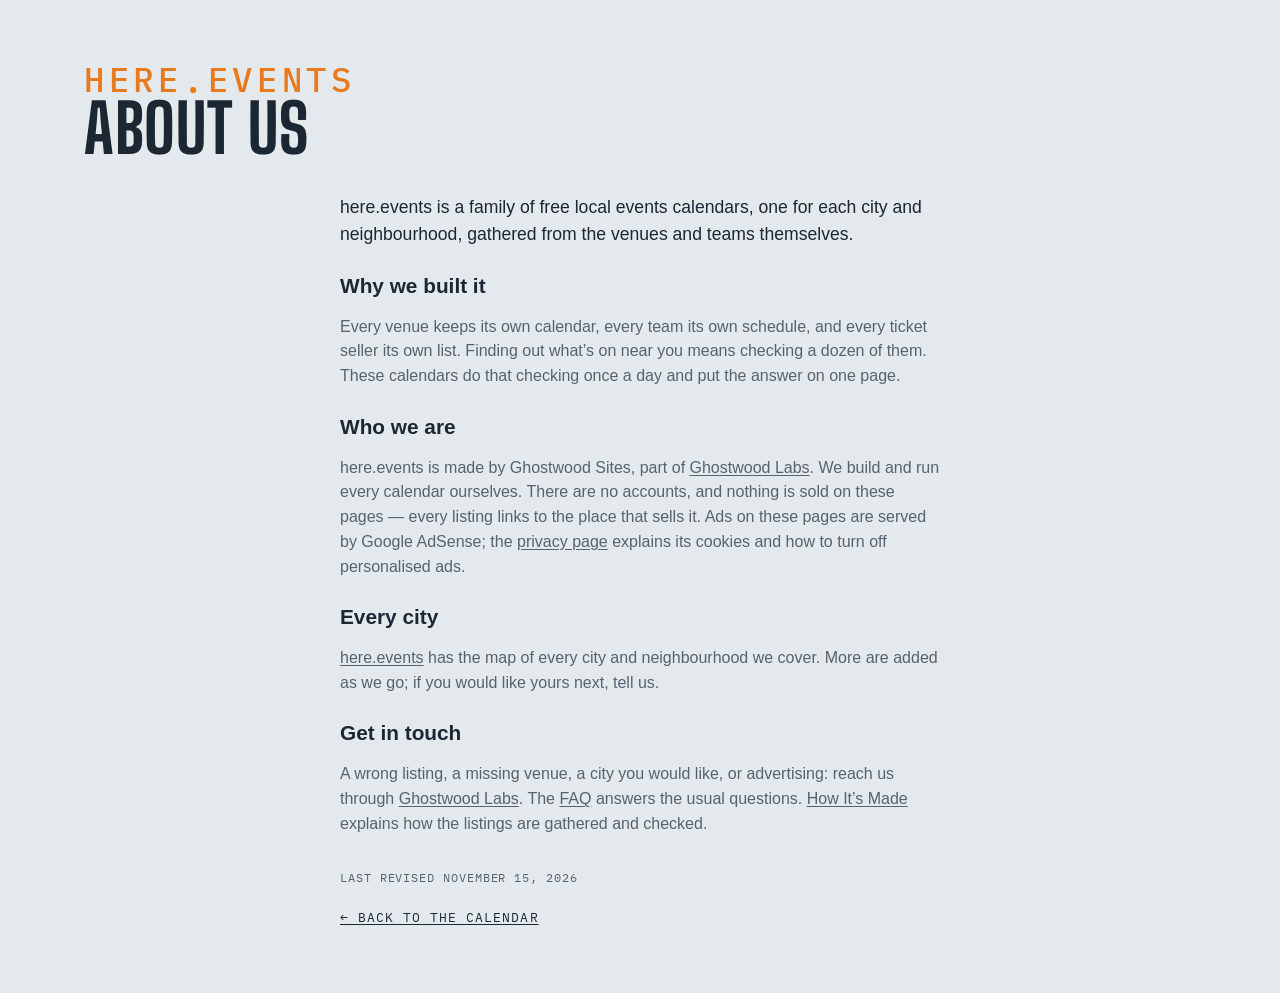
<file: site/about.html>
<!DOCTYPE html>
<html lang="en">
<head>
<meta charset="utf-8">
<meta name="viewport" content="width=device-width, initial-scale=1, viewport-fit=cover">
<meta name="theme-color" media="(prefers-color-scheme: light)" content="#edf1f4">
<meta name="theme-color" media="(prefers-color-scheme: dark)" content="#141a20">
<script>
  try {
    var t = localStorage.getItem('lqa-theme');
    var PHONE = '(max-width: 640px), (pointer: coarse) and (max-height: 500px)';
    if ((t === 'light' || t === 'dark') && !matchMedia(PHONE).matches) document.documentElement.dataset.theme = t;
  } catch (e) { /* no storage — system it is */ }
</script>
<title>About Us — here.events</title>
<meta name="description" content="About here.events: free local events calendars for each city and neighbourhood, gathered from the venues and teams themselves.">
<link rel="canonical" href="https://seattle.here.events/about.html">
<link rel="icon" href="favicon.svg" type="image/svg+xml">
<link rel="preconnect" href="https://fonts.googleapis.com">
<link rel="preconnect" href="https://fonts.gstatic.com" crossorigin>
<link href="https://fonts.googleapis.com/css2?family=Big+Shoulders:opsz,wght@10..72,500;10..72,700&family=IBM+Plex+Mono:wght@400;500&display=swap" rel="stylesheet">
<link rel="stylesheet" href="styles.css?v=__V__">
<script src="city.js?v=__V__"></script>
</head>
<body>

<!-- the Ghostwood Labs mark, drawn once; the masthead and the footer <use> it -->
<svg width="0" height="0" style="position:absolute" aria-hidden="true">
  <symbol id="gw-mark" viewBox="0 0 576 576">
    <g fill="none" stroke="currentColor" stroke-width="24" stroke-linecap="round" stroke-linejoin="round">
      <path d="M300.19 51.03A26 26 0 0 1 275.81 51.03L235.63 29.71A26 26 0 0 0 210.57 30.08L103.63 91.02A26 26 0 0 0 90.5 113.61L90.5 161.4A26 26 0 0 1 77.38 183.98L39.62 205.52A26 26 0 0 0 26.5 228.1L26.5 347.9A26 26 0 0 0 39.62 370.48L77.38 392.02A26 26 0 0 1 90.5 414.6L90.5 462.39A26 26 0 0 0 103.63 484.98L210.57 545.92A26 26 0 0 0 235.63 546.29L275.81 524.97A26 26 0 0 1 300.19 524.97L340.37 546.29A26 26 0 0 0 365.43 545.92L472.37 484.98A26 26 0 0 0 485.5 462.39L485.5 414.6A26 26 0 0 1 498.62 392.02L536.38 370.48A26 26 0 0 0 549.5 347.9L549.5 228.1A26 26 0 0 0 536.38 205.52L498.62 183.98A26 26 0 0 1 485.5 161.4L485.5 113.61A26 26 0 0 0 472.37 91.02L365.43 30.08A26 26 0 0 0 340.37 29.71L300.19 51.03Z"/>
      <path d="M288 57.5L288 177.5"/>
      <path d="M288 518.5L288 403.5"/>
      <path d="M90.5 176.5L144.63 204.58A26 26 0 0 0 169.19 204.26L209.58 181.92A26 26 0 0 0 223 159.17L223 101.5L158.5 137.5"/>
      <path d="M485.5 176.5L431.37 204.58A26 26 0 0 1 406.81 204.26L366.42 181.92A26 26 0 0 1 353 159.17L353 101.5L417.5 137.5"/>
      <path d="M157 211L157 287.5"/>
      <path d="M419 211L419 287.5"/>
      <path d="M90.5 399.5L144.63 371.42A26 26 0 0 1 169.19 371.74L209.58 394.08A26 26 0 0 1 223 416.83L223 474.5L158.5 438.5"/>
      <path d="M485.5 399.5L431.37 371.42A26 26 0 0 0 406.81 371.74L366.42 394.08A26 26 0 0 0 353 416.83L353 474.5L417.5 438.5"/>
      <path d="M26.5 288L92 325.5L92 250.5"/>
      <path d="M549.5 288L484 325.5L484 250.5"/>
    </g>
  </symbol>
</svg>

<!-- About us (Steve, 2026-10-29: "Create an about us section just to the left of FAQ, make it work
     the same"): one shared page for every city, word for word, like the FAQ. Styled by .ad-page. -->
<header class="masthead">
  <div class="masthead-text">
    <p class="eyebrow">here.events</p>
    <h1>About Us</h1>
  </div>
</header>
<main class="ad-page about-page">
  <p class="ad-lead">here.events is a family of free local events calendars, one for each city and neighbourhood, gathered from the venues and teams themselves.</p>

  <h2>Why we built it</h2>
  <p>Every venue keeps its own calendar, every team its own schedule, and every ticket seller its own list. Finding out what’s on near you means checking a dozen of them. These calendars do that checking once a day and put the answer on one page.</p>

  <h2>Who we are</h2>
  <p>here.events is made by Ghostwood Sites, part of <a href="https://ghostwoodlabs.com/" rel="noopener">Ghostwood Labs</a>. We build and run every calendar ourselves. There are no accounts, and nothing is sold on these pages — every listing links to the place that sells it. Ads on these pages are served by Google AdSense; the <a href="https://here.events/privacy/">privacy page</a> explains its cookies and how to turn off personalised ads.</p>

  <h2>Every city</h2>
  <p><a href="https://here.events/">here.events</a> has the map of every city and neighbourhood we cover. More are added as we go; if you would like yours next, tell us.</p>

  <h2>Get in touch</h2>
  <p>A wrong listing, a missing venue, a city you would like, or advertising: reach us through <a href="https://ghostwoodlabs.com/" rel="noopener">Ghostwood Labs</a>. The <a href="faq.html">FAQ</a> answers the usual questions. <a href="how.html">How It’s Made</a> explains how the listings are gathered and checked.</p>

  <p class="ad-revised">Last revised <time datetime="2026-11-15">November 15, 2026</time></p>
  <a class="ad-back" href="./">← Back to the calendar</a>
</main>
</body>
</html>
</file>
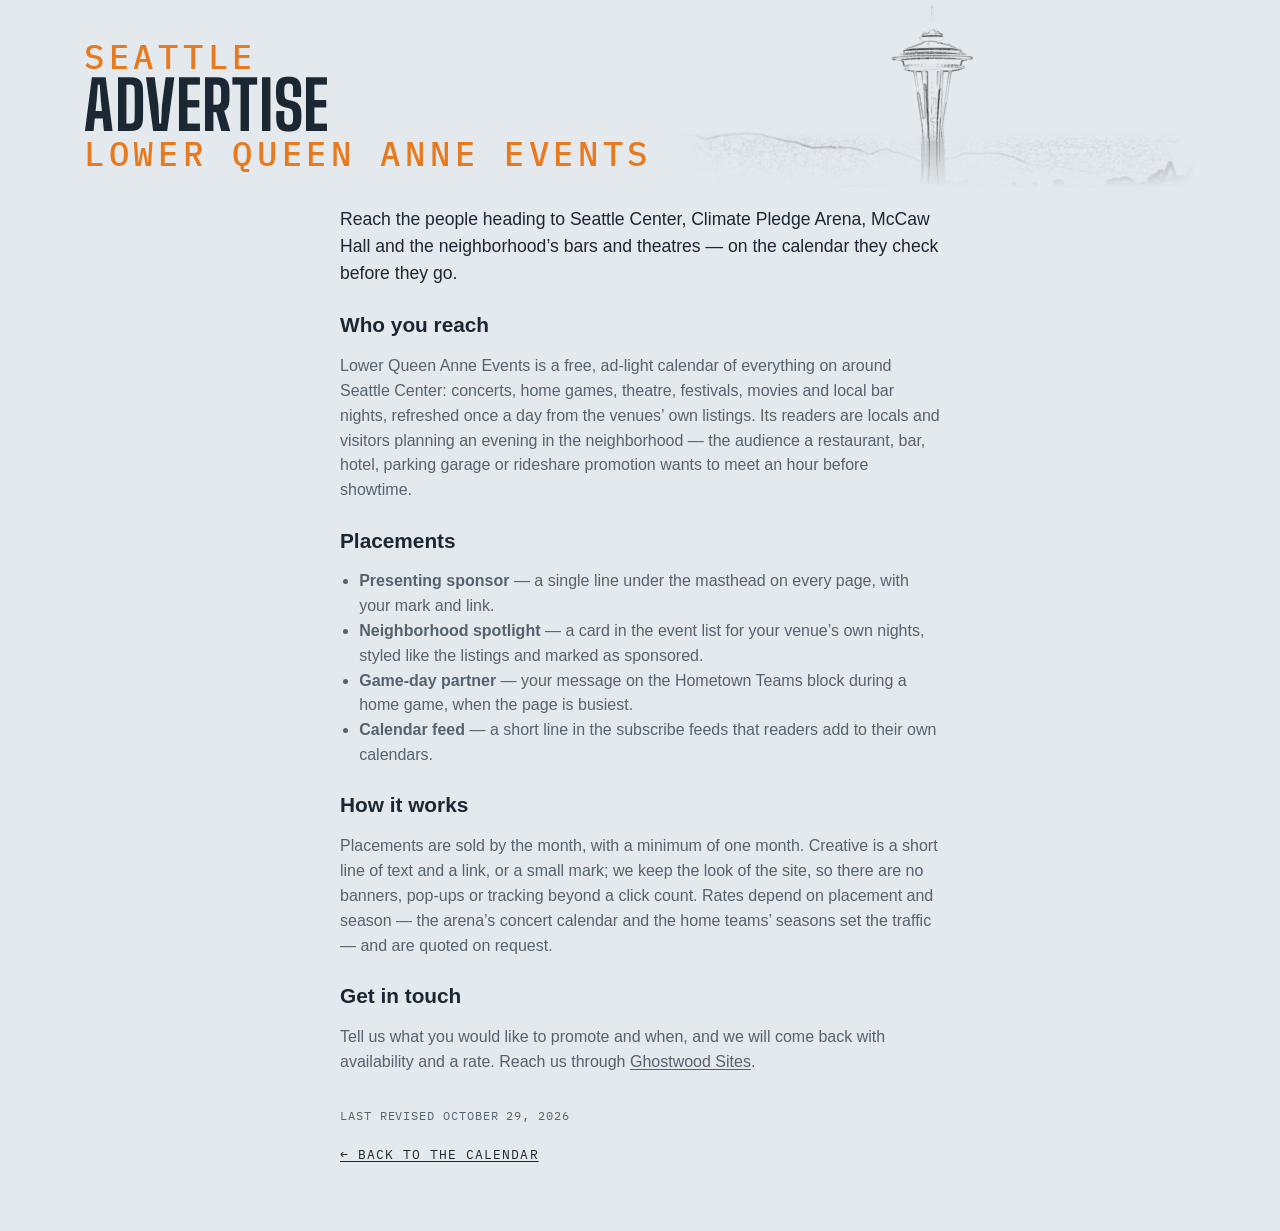
<file: site/advertise.html>
<!DOCTYPE html>
<html lang="en">
<head>
<meta charset="utf-8">
<meta name="viewport" content="width=device-width, initial-scale=1, viewport-fit=cover">
<meta name="theme-color" media="(prefers-color-scheme: light)" content="#edf1f4">
<meta name="theme-color" media="(prefers-color-scheme: dark)" content="#141a20">
<script>
  try {
    var t = localStorage.getItem('lqa-theme');
    var PHONE = '(max-width: 640px), (pointer: coarse) and (max-height: 500px)';
    if ((t === 'light' || t === 'dark') && !matchMedia(PHONE).matches) document.documentElement.dataset.theme = t;
  } catch (e) { /* no storage — system it is */ }
</script>
<title>Advertise — Lower Queen Anne Events</title>
<meta name="description" content="Advertising on the Lower Queen Anne events calendar: placements, audience and how to get in touch.">
<meta name="robots" content="noindex">
<link rel="icon" href="favicon.svg" type="image/svg+xml">
<link rel="preconnect" href="https://fonts.googleapis.com">
<link rel="preconnect" href="https://fonts.gstatic.com" crossorigin>
<link href="https://fonts.googleapis.com/css2?family=Big+Shoulders:opsz,wght@10..72,500;10..72,700&family=IBM+Plex+Mono:wght@400;500&display=swap" rel="stylesheet">
<link rel="stylesheet" href="styles.css?v=__V__">
</head>
<body>

<!-- the Ghostwood Labs mark, drawn once; the masthead and the footer <use> it -->
<svg width="0" height="0" style="position:absolute" aria-hidden="true">
  <symbol id="gw-mark" viewBox="0 0 576 576">
    <g fill="none" stroke="currentColor" stroke-width="24" stroke-linecap="round" stroke-linejoin="round">
      <path d="M300.19 51.03A26 26 0 0 1 275.81 51.03L235.63 29.71A26 26 0 0 0 210.57 30.08L103.63 91.02A26 26 0 0 0 90.5 113.61L90.5 161.4A26 26 0 0 1 77.38 183.98L39.62 205.52A26 26 0 0 0 26.5 228.1L26.5 347.9A26 26 0 0 0 39.62 370.48L77.38 392.02A26 26 0 0 1 90.5 414.6L90.5 462.39A26 26 0 0 0 103.63 484.98L210.57 545.92A26 26 0 0 0 235.63 546.29L275.81 524.97A26 26 0 0 1 300.19 524.97L340.37 546.29A26 26 0 0 0 365.43 545.92L472.37 484.98A26 26 0 0 0 485.5 462.39L485.5 414.6A26 26 0 0 1 498.62 392.02L536.38 370.48A26 26 0 0 0 549.5 347.9L549.5 228.1A26 26 0 0 0 536.38 205.52L498.62 183.98A26 26 0 0 1 485.5 161.4L485.5 113.61A26 26 0 0 0 472.37 91.02L365.43 30.08A26 26 0 0 0 340.37 29.71L300.19 51.03Z"/>
      <path d="M288 57.5L288 177.5"/>
      <path d="M288 518.5L288 403.5"/>
      <path d="M90.5 176.5L144.63 204.58A26 26 0 0 0 169.19 204.26L209.58 181.92A26 26 0 0 0 223 159.17L223 101.5L158.5 137.5"/>
      <path d="M485.5 176.5L431.37 204.58A26 26 0 0 1 406.81 204.26L366.42 181.92A26 26 0 0 1 353 159.17L353 101.5L417.5 137.5"/>
      <path d="M157 211L157 287.5"/>
      <path d="M419 211L419 287.5"/>
      <path d="M90.5 399.5L144.63 371.42A26 26 0 0 1 169.19 371.74L209.58 394.08A26 26 0 0 1 223 416.83L223 474.5L158.5 438.5"/>
      <path d="M485.5 399.5L431.37 371.42A26 26 0 0 0 406.81 371.74L366.42 394.08A26 26 0 0 0 353 416.83L353 474.5L417.5 438.5"/>
      <path d="M26.5 288L92 325.5L92 250.5"/>
      <path d="M549.5 288L484 325.5L484 250.5"/>
    </g>
  </symbol>
</svg>

<!-- Placeholder copy (Steve, 2026-09-15): standard advertising-sales text
     until the real terms exist. Styled by .ad-page in styles.css. -->
<header class="masthead">
  <div class="masthead-photo" aria-hidden="true"></div><!-- the calendar page's line drawing (see index.html for its source and credit) -->
  <div class="masthead-text">
    <p class="eyebrow">Seattle</p>
    <h1>Advertise</h1>
    <p class="eyebrow">Lower Queen Anne Events</p>
  </div>
</header>
<main class="ad-page">
  <p class="ad-lead">Reach the people heading to Seattle Center, Climate Pledge Arena, McCaw Hall and the neighborhood’s bars and theatres — on the calendar they check before they go.</p>

  <h2>Who you reach</h2>
  <p>Lower Queen Anne Events is a free, ad-light calendar of everything on around Seattle Center: concerts, home games, theatre, festivals, movies and local bar nights, refreshed once a day from the venues’ own listings. Its readers are locals and visitors planning an evening in the neighborhood — the audience a restaurant, bar, hotel, parking garage or rideshare promotion wants to meet an hour before showtime.</p>

  <h2>Placements</h2>
  <ul>
    <li><strong>Presenting sponsor</strong> — a single line under the masthead on every page, with your mark and link.</li>
    <li><strong>Neighborhood spotlight</strong> — a card in the event list for your venue’s own nights, styled like the listings and marked as sponsored.</li>
    <li><strong>Game-day partner</strong> — your message on the Hometown Teams block during a home game, when the page is busiest.</li>
    <li><strong>Calendar feed</strong> — a short line in the subscribe feeds that readers add to their own calendars.</li>
  </ul>

  <h2>How it works</h2>
  <p>Placements are sold by the month, with a minimum of one month. Creative is a short line of text and a link, or a small mark; we keep the look of the site, so there are no banners, pop-ups or tracking beyond a click count. Rates depend on placement and season — the arena’s concert calendar and the home teams’ seasons set the traffic — and are quoted on request.</p>

  <h2>Get in touch</h2>
  <p>Tell us what you would like to promote and when, and we will come back with availability and a rate. Reach us through <a href="https://fosdal.net/" rel="noopener">Ghostwood Sites</a>.</p>

  <p class="ad-revised">Last revised <time datetime="2026-10-29">October 29, 2026</time></p>
  <a class="ad-back" href="./">← Back to the calendar</a>
</main>
</body>
</html>
</file>
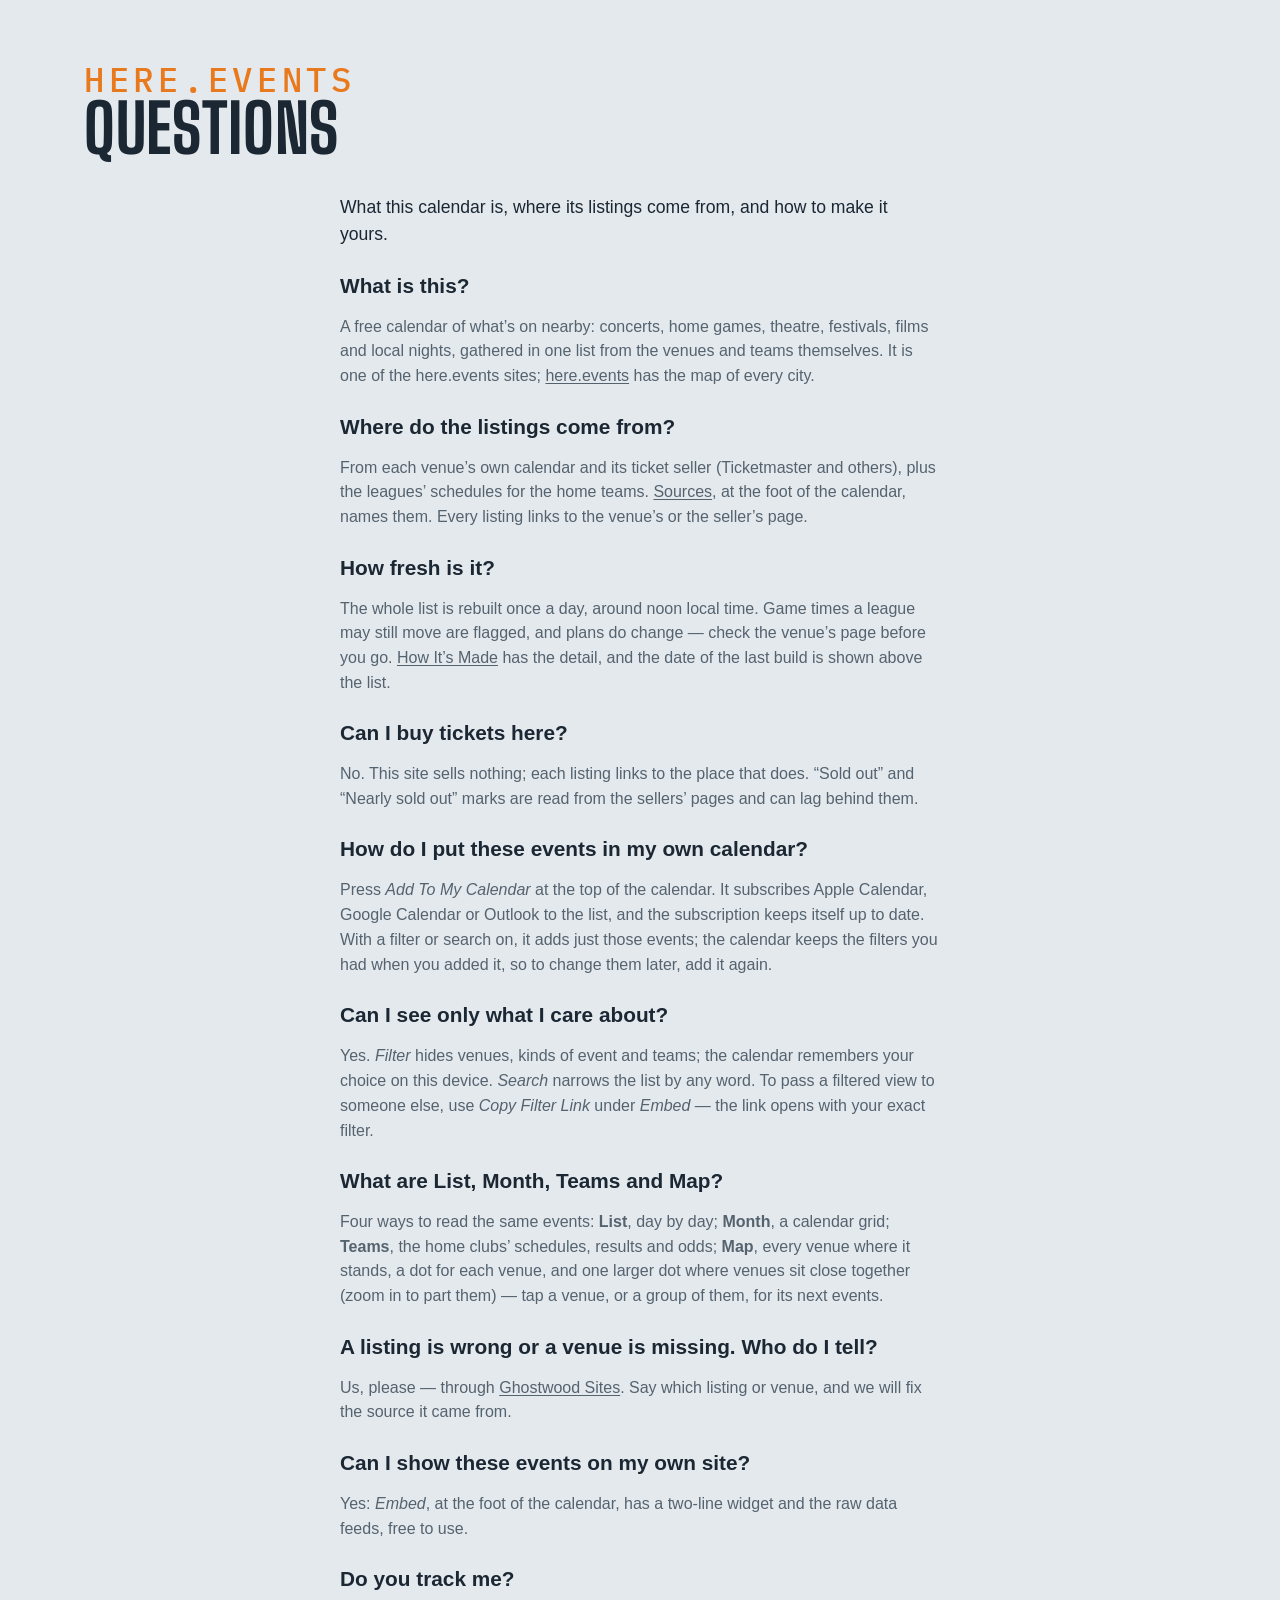
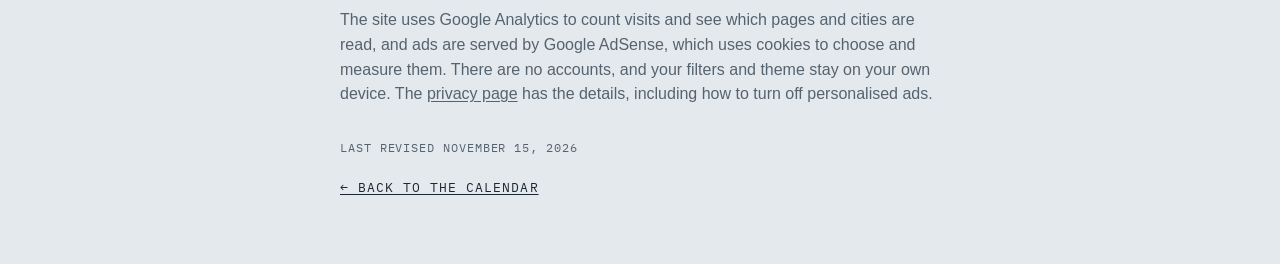
<file: site/faq.html>
<!DOCTYPE html>
<html lang="en">
<head>
<meta charset="utf-8">
<meta name="viewport" content="width=device-width, initial-scale=1, viewport-fit=cover">
<meta name="theme-color" media="(prefers-color-scheme: light)" content="#edf1f4">
<meta name="theme-color" media="(prefers-color-scheme: dark)" content="#141a20">
<script>
  try {
    var t = localStorage.getItem('lqa-theme');
    var PHONE = '(max-width: 640px), (pointer: coarse) and (max-height: 500px)';
    if ((t === 'light' || t === 'dark') && !matchMedia(PHONE).matches) document.documentElement.dataset.theme = t;
  } catch (e) { /* no storage — system it is */ }
</script>
<title>Questions — here.events</title>
<meta name="description" content="Questions about this events calendar: where the listings come from, how fresh they are, and how to put them in your own calendar.">
<link rel="canonical" href="https://seattle.here.events/faq.html">
<link rel="icon" href="favicon.svg" type="image/svg+xml">
<link rel="preconnect" href="https://fonts.googleapis.com">
<link rel="preconnect" href="https://fonts.gstatic.com" crossorigin>
<link href="https://fonts.googleapis.com/css2?family=Big+Shoulders:opsz,wght@10..72,500;10..72,700&family=IBM+Plex+Mono:wght@400;500&display=swap" rel="stylesheet">
<link rel="stylesheet" href="styles.css?v=__V__">
<script src="city.js?v=__V__"></script>
</head>
<body>

<!-- the Ghostwood Labs mark, drawn once; the masthead and the footer <use> it -->
<svg width="0" height="0" style="position:absolute" aria-hidden="true">
  <symbol id="gw-mark" viewBox="0 0 576 576">
    <g fill="none" stroke="currentColor" stroke-width="24" stroke-linecap="round" stroke-linejoin="round">
      <path d="M300.19 51.03A26 26 0 0 1 275.81 51.03L235.63 29.71A26 26 0 0 0 210.57 30.08L103.63 91.02A26 26 0 0 0 90.5 113.61L90.5 161.4A26 26 0 0 1 77.38 183.98L39.62 205.52A26 26 0 0 0 26.5 228.1L26.5 347.9A26 26 0 0 0 39.62 370.48L77.38 392.02A26 26 0 0 1 90.5 414.6L90.5 462.39A26 26 0 0 0 103.63 484.98L210.57 545.92A26 26 0 0 0 235.63 546.29L275.81 524.97A26 26 0 0 1 300.19 524.97L340.37 546.29A26 26 0 0 0 365.43 545.92L472.37 484.98A26 26 0 0 0 485.5 462.39L485.5 414.6A26 26 0 0 1 498.62 392.02L536.38 370.48A26 26 0 0 0 549.5 347.9L549.5 228.1A26 26 0 0 0 536.38 205.52L498.62 183.98A26 26 0 0 1 485.5 161.4L485.5 113.61A26 26 0 0 0 472.37 91.02L365.43 30.08A26 26 0 0 0 340.37 29.71L300.19 51.03Z"/>
      <path d="M288 57.5L288 177.5"/>
      <path d="M288 518.5L288 403.5"/>
      <path d="M90.5 176.5L144.63 204.58A26 26 0 0 0 169.19 204.26L209.58 181.92A26 26 0 0 0 223 159.17L223 101.5L158.5 137.5"/>
      <path d="M485.5 176.5L431.37 204.58A26 26 0 0 1 406.81 204.26L366.42 181.92A26 26 0 0 1 353 159.17L353 101.5L417.5 137.5"/>
      <path d="M157 211L157 287.5"/>
      <path d="M419 211L419 287.5"/>
      <path d="M90.5 399.5L144.63 371.42A26 26 0 0 1 169.19 371.74L209.58 394.08A26 26 0 0 1 223 416.83L223 474.5L158.5 438.5"/>
      <path d="M485.5 399.5L431.37 371.42A26 26 0 0 0 406.81 371.74L366.42 394.08A26 26 0 0 0 353 416.83L353 474.5L417.5 438.5"/>
      <path d="M26.5 288L92 325.5L92 250.5"/>
      <path d="M549.5 288L484 325.5L484 250.5"/>
    </g>
  </symbol>
</svg>

<!-- The FAQ (Steve, 2026-10-28, queued "creating a FAQ page"): one shared page for
     every city, word for word, "here.events" over the heading on every site (Steve,
     2026-10-29: "FAQ doesn't need the city/neighboorhood"). Styled by .ad-page in styles.css, like Advertise. -->
<header class="masthead">
  <div class="masthead-text">
    <p class="eyebrow">here.events</p>
    <h1>Questions</h1>
  </div>
</header>
<main class="ad-page faq-page">
  <p class="ad-lead">What this calendar is, where its listings come from, and how to make it yours.</p>

  <h2>What is this?</h2>
  <p>A free calendar of what’s on nearby: concerts, home games, theatre, festivals, films and local nights, gathered in one list from the venues and teams themselves. It is one of the here.events sites; <a href="https://here.events/">here.events</a> has the map of every city.</p>

  <h2>Where do the listings come from?</h2>
  <p>From each venue’s own calendar and its ticket seller (Ticketmaster and others), plus the leagues’ schedules for the home teams. <a href="sources.html">Sources</a>, at the foot of the calendar, names them. Every listing links to the venue’s or the seller’s page.</p>

  <h2>How fresh is it?</h2>
  <p>The whole list is rebuilt once a day, around noon local time. Game times a league may still move are flagged, and plans do change — check the venue’s page before you go. <a href="how.html">How It’s Made</a> has the detail, and the date of the last build is shown above the list.</p>

  <h2>Can I buy tickets here?</h2>
  <p>No. This site sells nothing; each listing links to the place that does. “Sold out” and “Nearly sold out” marks are read from the sellers’ pages and can lag behind them.</p>

  <h2>How do I put these events in my own calendar?</h2>
  <p>Press <em>Add To My Calendar</em> at the top of the calendar. It subscribes Apple Calendar, Google Calendar or Outlook to the list, and the subscription keeps itself up to date. With a filter or search on, it adds just those events; the calendar keeps the filters you had when you added it, so to change them later, add it again.</p>

  <h2>Can I see only what I care about?</h2>
  <p>Yes. <em>Filter</em> hides venues, kinds of event and teams; the calendar remembers your choice on this device. <em>Search</em> narrows the list by any word. To pass a filtered view to someone else, use <em>Copy Filter Link</em> under <em>Embed</em> — the link opens with your exact filter.</p>

  <h2>What are List, Month, Teams and Map?</h2>
  <p>Four ways to read the same events: <strong>List</strong>, day by day; <strong>Month</strong>, a calendar grid; <strong>Teams</strong>, the home clubs’ schedules, results and odds; <strong>Map</strong>, every venue where it stands, a dot for each venue, and one larger dot where venues sit close together (zoom in to part them) — tap a venue, or a group of them, for its next events.</p>

  <h2>A listing is wrong or a venue is missing. Who do I tell?</h2>
  <p>Us, please — through <a href="https://ghostwoodlabs.com/" rel="noopener">Ghostwood Sites</a>. Say which listing or venue, and we will fix the source it came from.</p>

  <h2>Can I show these events on my own site?</h2>
  <p>Yes: <em>Embed</em>, at the foot of the calendar, has a two-line widget and the raw data feeds, free to use.</p>

  <h2>Do you track me?</h2>
  <p>The site uses Google Analytics to count visits and see which pages and cities are read, and ads are served by Google AdSense, which uses cookies to choose and measure them. There are no accounts, and your filters and theme stay on your own device. The <a href="https://here.events/privacy/">privacy page</a> has the details, including how to turn off personalised ads.</p>

  <p class="ad-revised">Last revised <time datetime="2026-11-15">November 15, 2026</time></p>
  <a class="ad-back" href="./">← Back to the calendar</a>
</main>
</body>
</html>
</file>
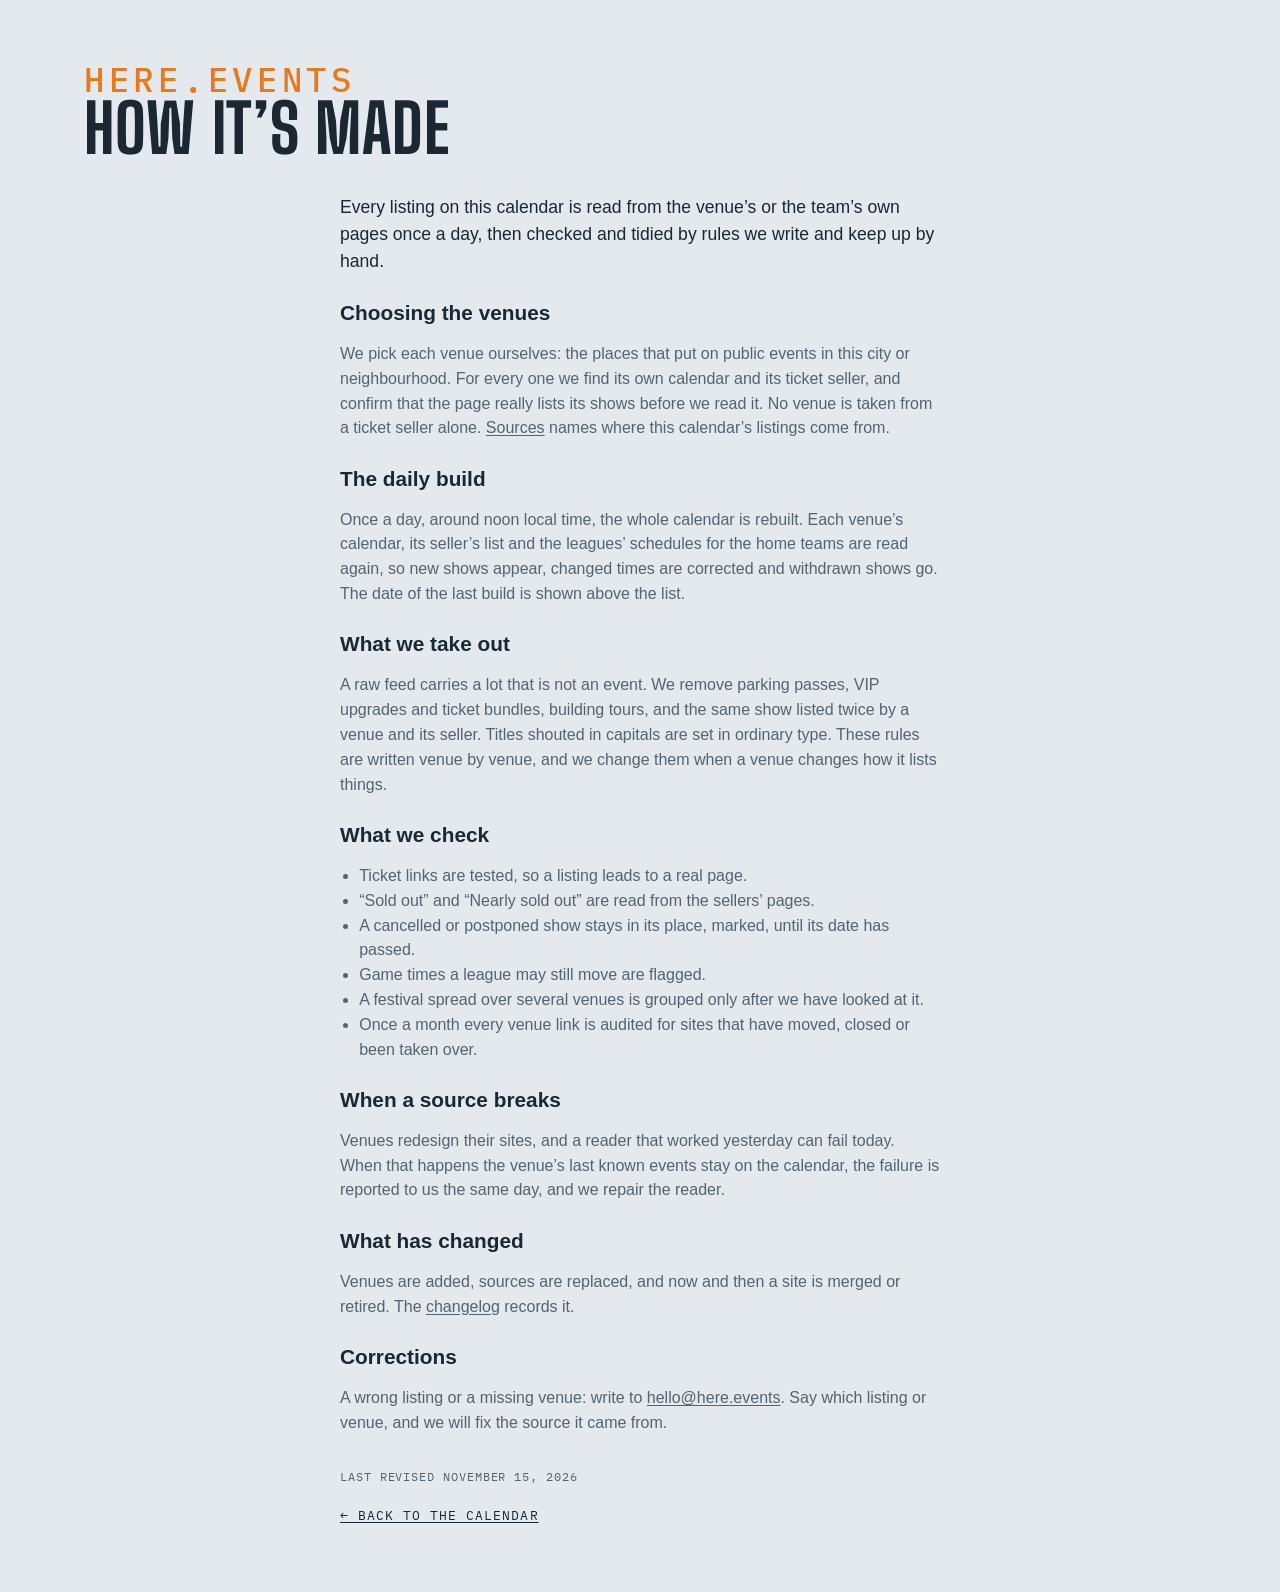
<file: site/how.html>
<!DOCTYPE html>
<html lang="en">
<head>
<meta charset="utf-8">
<meta name="viewport" content="width=device-width, initial-scale=1, viewport-fit=cover">
<meta name="theme-color" media="(prefers-color-scheme: light)" content="#edf1f4">
<meta name="theme-color" media="(prefers-color-scheme: dark)" content="#141a20">
<script>
  try {
    var t = localStorage.getItem('lqa-theme');
    var PHONE = '(max-width: 640px), (pointer: coarse) and (max-height: 500px)';
    if ((t === 'light' || t === 'dark') && !matchMedia(PHONE).matches) document.documentElement.dataset.theme = t;
  } catch (e) {}
</script>
<title>How This Calendar Is Made — here.events</title>
<meta name="description" content="How the here.events calendars are made: which venues are chosen, what is read each day, what is taken out by hand, and what is checked before a listing is published.">
<link rel="canonical" href="https://seattle.here.events/how.html">
<link rel="icon" href="favicon.svg" type="image/svg+xml">
<link rel="preconnect" href="https://fonts.googleapis.com">
<link rel="preconnect" href="https://fonts.gstatic.com" crossorigin>
<link href="https://fonts.googleapis.com/css2?family=Big+Shoulders:opsz,wght@10..72,500;10..72,700&family=IBM+Plex+Mono:wght@400;500&display=swap" rel="stylesheet">
<link rel="stylesheet" href="styles.css?v=__V__">
<script src="city.js?v=__V__"></script>
</head>
<body>

<svg width="0" height="0" style="position:absolute" aria-hidden="true">
  <symbol id="gw-mark" viewBox="0 0 576 576">
    <g fill="none" stroke="currentColor" stroke-width="24" stroke-linecap="round" stroke-linejoin="round">
      <path d="M300.19 51.03A26 26 0 0 1 275.81 51.03L235.63 29.71A26 26 0 0 0 210.57 30.08L103.63 91.02A26 26 0 0 0 90.5 113.61L90.5 161.4A26 26 0 0 1 77.38 183.98L39.62 205.52A26 26 0 0 0 26.5 228.1L26.5 347.9A26 26 0 0 0 39.62 370.48L77.38 392.02A26 26 0 0 1 90.5 414.6L90.5 462.39A26 26 0 0 0 103.63 484.98L210.57 545.92A26 26 0 0 0 235.63 546.29L275.81 524.97A26 26 0 0 1 300.19 524.97L340.37 546.29A26 26 0 0 0 365.43 545.92L472.37 484.98A26 26 0 0 0 485.5 462.39L485.5 414.6A26 26 0 0 1 498.62 392.02L536.38 370.48A26 26 0 0 0 549.5 347.9L549.5 228.1A26 26 0 0 0 536.38 205.52L498.62 183.98A26 26 0 0 1 485.5 161.4L485.5 113.61A26 26 0 0 0 472.37 91.02L365.43 30.08A26 26 0 0 0 340.37 29.71L300.19 51.03Z"/>
      <path d="M288 57.5L288 177.5"/>
      <path d="M288 518.5L288 403.5"/>
      <path d="M90.5 176.5L144.63 204.58A26 26 0 0 0 169.19 204.26L209.58 181.92A26 26 0 0 0 223 159.17L223 101.5L158.5 137.5"/>
      <path d="M485.5 176.5L431.37 204.58A26 26 0 0 1 406.81 204.26L366.42 181.92A26 26 0 0 1 353 159.17L353 101.5L417.5 137.5"/>
      <path d="M157 211L157 287.5"/>
      <path d="M419 211L419 287.5"/>
      <path d="M90.5 399.5L144.63 371.42A26 26 0 0 1 169.19 371.74L209.58 394.08A26 26 0 0 1 223 416.83L223 474.5L158.5 438.5"/>
      <path d="M485.5 399.5L431.37 371.42A26 26 0 0 0 406.81 371.74L366.42 394.08A26 26 0 0 0 353 416.83L353 474.5L417.5 438.5"/>
      <path d="M26.5 288L92 325.5L92 250.5"/>
      <path d="M549.5 288L484 325.5L484 250.5"/>
    </g>
  </symbol>
</svg>

<header class="masthead">
  <div class="masthead-text">
    <p class="eyebrow">here.events</p>
    <h1>How It’s Made</h1>
  </div>
</header>
<main class="ad-page how-page">
  <p class="ad-lead">Every listing on this calendar is read from the venue’s or the team’s own pages once a day, then checked and tidied by rules we write and keep up by hand.</p>

  <h2>Choosing the venues</h2>
  <p>We pick each venue ourselves: the places that put on public events in this city or neighbourhood. For every one we find its own calendar and its ticket seller, and confirm that the page really lists its shows before we read it. No venue is taken from a ticket seller alone. <a href="sources.html">Sources</a> names where this calendar’s listings come from.</p>

  <h2>The daily build</h2>
  <p>Once a day, around noon local time, the whole calendar is rebuilt. Each venue’s calendar, its seller’s list and the leagues’ schedules for the home teams are read again, so new shows appear, changed times are corrected and withdrawn shows go. The date of the last build is shown above the list.</p>

  <h2>What we take out</h2>
  <p>A raw feed carries a lot that is not an event. We remove parking passes, VIP upgrades and ticket bundles, building tours, and the same show listed twice by a venue and its seller. Titles shouted in capitals are set in ordinary type. These rules are written venue by venue, and we change them when a venue changes how it lists things.</p>

  <h2>What we check</h2>
  <ul>
    <li>Ticket links are tested, so a listing leads to a real page.</li>
    <li>“Sold out” and “Nearly sold out” are read from the sellers’ pages.</li>
    <li>A cancelled or postponed show stays in its place, marked, until its date has passed.</li>
    <li>Game times a league may still move are flagged.</li>
    <li>A festival spread over several venues is grouped only after we have looked at it.</li>
    <li>Once a month every venue link is audited for sites that have moved, closed or been taken over.</li>
  </ul>

  <h2>When a source breaks</h2>
  <p>Venues redesign their sites, and a reader that worked yesterday can fail today. When that happens the venue’s last known events stay on the calendar, the failure is reported to us the same day, and we repair the reader.</p>

  <h2>What has changed</h2>
  <p>Venues are added, sources are replaced, and now and then a site is merged or retired. The <a href="https://here.events/changelog/">changelog</a> records it.</p>

  <h2>Corrections</h2>
  <p>A wrong listing or a missing venue: write to <a href="mailto:hello@here.events">hello@here.events</a>. Say which listing or venue, and we will fix the source it came from.</p>

  <p class="ad-revised">Last revised <time datetime="2026-11-15">November 15, 2026</time></p>
  <a class="ad-back" href="./">← Back to the calendar</a>
</main>
</body>
</html>
</file>
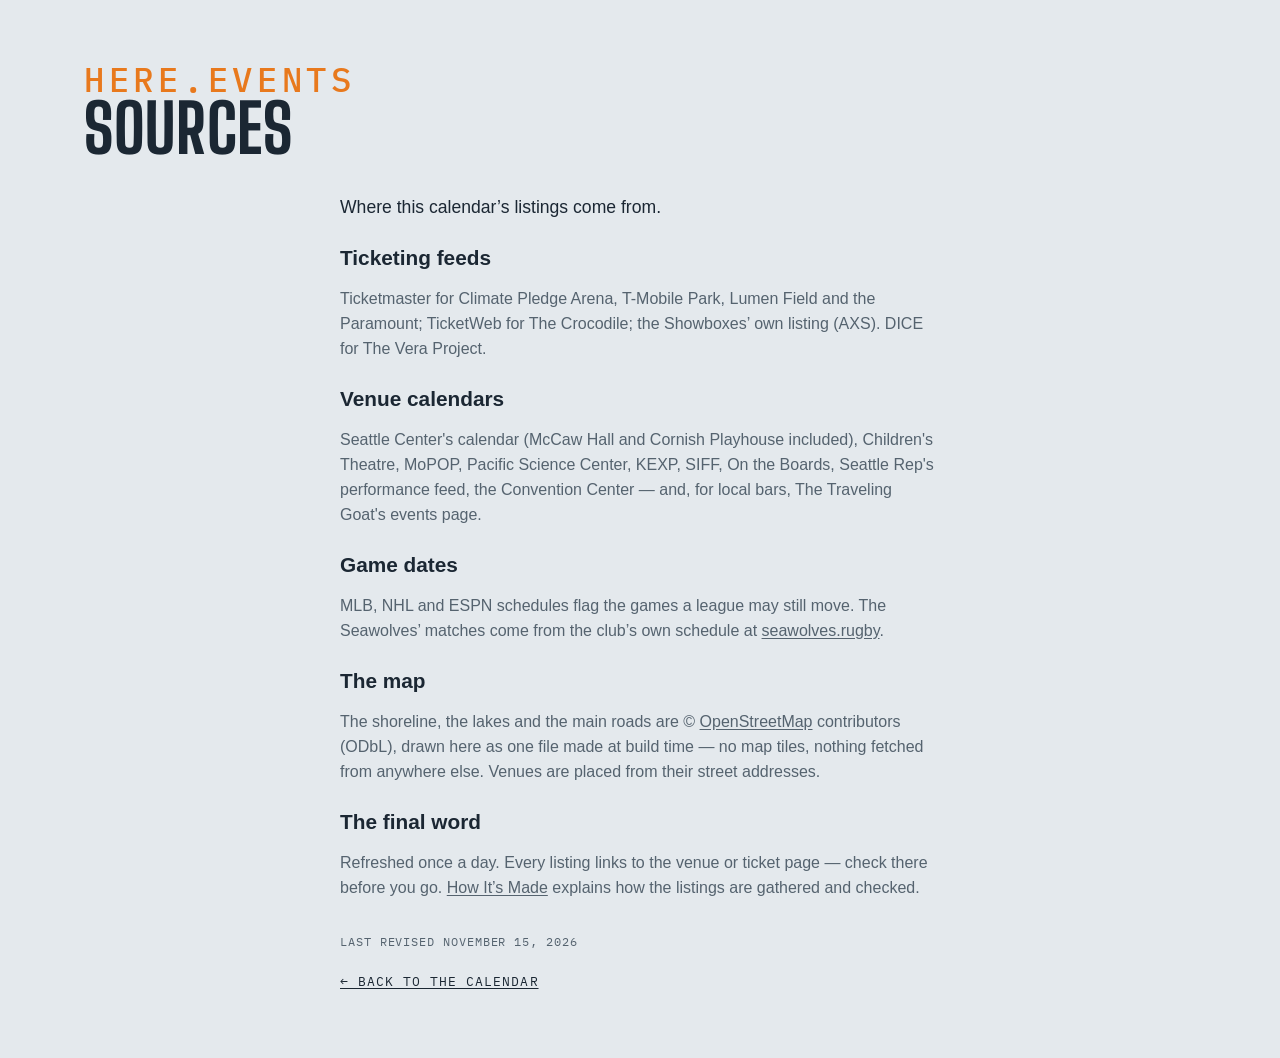
<file: site/sources.html>
<!DOCTYPE html>
<html lang="en">
<head>
<meta charset="utf-8">
<meta name="viewport" content="width=device-width, initial-scale=1, viewport-fit=cover">
<meta name="theme-color" media="(prefers-color-scheme: light)" content="#edf1f4">
<meta name="theme-color" media="(prefers-color-scheme: dark)" content="#141a20">
<script>
  try {
    var t = localStorage.getItem('lqa-theme');
    var PHONE = '(max-width: 640px), (pointer: coarse) and (max-height: 500px)';
    if ((t === 'light' || t === 'dark') && !matchMedia(PHONE).matches) document.documentElement.dataset.theme = t;
  } catch (e) { /* no storage — system it is */ }
</script>
<title>Sources — here.events</title>
<meta name="description" content="Where this events calendar’s listings come from: the ticket sellers, the venues’ own calendars and the leagues’ schedules.">
<link rel="icon" href="favicon.svg" type="image/svg+xml">
<link rel="preconnect" href="https://fonts.googleapis.com">
<link rel="preconnect" href="https://fonts.gstatic.com" crossorigin>
<link href="https://fonts.googleapis.com/css2?family=Big+Shoulders:opsz,wght@10..72,500;10..72,700&family=IBM+Plex+Mono:wght@400;500&display=swap" rel="stylesheet">
<link rel="stylesheet" href="styles.css?v=__V__">
<script src="city.js?v=__V__"></script>
</head>
<body>

<!-- the Ghostwood Labs mark, drawn once; the masthead and the footer <use> it -->
<svg width="0" height="0" style="position:absolute" aria-hidden="true">
  <symbol id="gw-mark" viewBox="0 0 576 576">
    <g fill="none" stroke="currentColor" stroke-width="24" stroke-linecap="round" stroke-linejoin="round">
      <path d="M300.19 51.03A26 26 0 0 1 275.81 51.03L235.63 29.71A26 26 0 0 0 210.57 30.08L103.63 91.02A26 26 0 0 0 90.5 113.61L90.5 161.4A26 26 0 0 1 77.38 183.98L39.62 205.52A26 26 0 0 0 26.5 228.1L26.5 347.9A26 26 0 0 0 39.62 370.48L77.38 392.02A26 26 0 0 1 90.5 414.6L90.5 462.39A26 26 0 0 0 103.63 484.98L210.57 545.92A26 26 0 0 0 235.63 546.29L275.81 524.97A26 26 0 0 1 300.19 524.97L340.37 546.29A26 26 0 0 0 365.43 545.92L472.37 484.98A26 26 0 0 0 485.5 462.39L485.5 414.6A26 26 0 0 1 498.62 392.02L536.38 370.48A26 26 0 0 0 549.5 347.9L549.5 228.1A26 26 0 0 0 536.38 205.52L498.62 183.98A26 26 0 0 1 485.5 161.4L485.5 113.61A26 26 0 0 0 472.37 91.02L365.43 30.08A26 26 0 0 0 340.37 29.71L300.19 51.03Z"/>
      <path d="M288 57.5L288 177.5"/>
      <path d="M288 518.5L288 403.5"/>
      <path d="M90.5 176.5L144.63 204.58A26 26 0 0 0 169.19 204.26L209.58 181.92A26 26 0 0 0 223 159.17L223 101.5L158.5 137.5"/>
      <path d="M485.5 176.5L431.37 204.58A26 26 0 0 1 406.81 204.26L366.42 181.92A26 26 0 0 1 353 159.17L353 101.5L417.5 137.5"/>
      <path d="M157 211L157 287.5"/>
      <path d="M419 211L419 287.5"/>
      <path d="M90.5 399.5L144.63 371.42A26 26 0 0 1 169.19 371.74L209.58 394.08A26 26 0 0 1 223 416.83L223 474.5L158.5 438.5"/>
      <path d="M485.5 399.5L431.37 371.42A26 26 0 0 0 406.81 371.74L366.42 394.08A26 26 0 0 0 353 416.83L353 474.5L417.5 438.5"/>
      <path d="M26.5 288L92 325.5L92 250.5"/>
      <path d="M549.5 288L484 325.5L484 250.5"/>
    </g>
  </symbol>
</svg>

<!-- The sources (Steve, 2026-10-29: "make it work like FAQ"): moved here from the footer's
     floating panel. "here.events" over the heading like the FAQ, but the text below is this
     city's own — each city keeps its own sources.html. Styled by .ad-page in styles.css. -->
<header class="masthead">
  <div class="masthead-text">
    <p class="eyebrow">here.events</p>
    <h1>Sources</h1>
  </div>
</header>
<main class="ad-page sources-page">
  <p class="ad-lead">Where this calendar’s listings come from.</p>

  <h2>Ticketing feeds</h2>
  <p>Ticketmaster for Climate Pledge Arena, T-Mobile Park, Lumen Field and the Paramount; TicketWeb for The Crocodile; the Showboxes’ own listing (AXS). DICE for The Vera Project.</p>

  <h2>Venue calendars</h2>
  <p>Seattle Center's calendar (McCaw Hall and Cornish Playhouse included), Children's Theatre, MoPOP, Pacific Science Center, KEXP, SIFF, On the Boards, Seattle Rep's performance feed, the Convention Center — and, for local bars, The Traveling Goat's events page.</p>

  <h2>Game dates</h2>
  <p>MLB, NHL and ESPN schedules flag the games a league may still move. The Seawolves’ matches come from the club’s own schedule at <a href="https://www.seawolves.rugby/schedule" target="_blank" rel="noopener">seawolves.rugby</a>.</p>

  <h2>The map</h2>
  <p>The shoreline, the lakes and the main roads are © <a href="https://www.openstreetmap.org/copyright" target="_blank" rel="noopener">OpenStreetMap</a> contributors (ODbL), drawn here as one file made at build time — no map tiles, nothing fetched from anywhere else. Venues are placed from their street addresses.</p>

  <h2>The final word</h2>
  <p>Refreshed once a day. Every listing links to the venue or ticket page — check there before you go. <a href="how.html">How It’s Made</a> explains how the listings are gathered and checked.</p>

  <p class="ad-revised">Last revised <time datetime="2026-11-15">November 15, 2026</time></p>
  <a class="ad-back" href="./">← Back to the calendar</a>
</main>
</body>
</html>
</file>
<file: site/styles.css>
/* Lower Queen Anne Events — overcast-sky palette, marquee display type. */

:root {
  --sky: #e4e9ed;        /* overcast paper (a step down from #edf1f4, Steve 2026-10-12: "a little less glaring") */
  --mist: #f7f9fb;       /* card surface (was pure white) */
  --ink: #1b2733;        /* Puget ink */
  --ink-soft: #55636f;
  --ink-bright: #1b2733; /* the logo: pure white in the dark palette, ink here */
  --line: #c3ccd4;
  --gold: #e8791d;       /* Space Needle "Galaxy Gold" */
  --gold-soft: #fbe9d8;
  /* Color coding is muted (a step back from the pure primaries) and each
     group keeps to its own family so a dot or stripe reads as what it is:
     venues are cool (blue → violet → teal), event types are warm (yellow →
     orange → red → pink). */
  /* venue hues (chips, grid ticks, agenda tags): a sweep from teal through
     blue and violet to magenta, neighbors alternating light and dark */
  /* all three families sit a step back from the pure primaries: the same
     hues, less glare, so the stripes and ticks read after the titles */
  --v-cornish: #1a9c6e;
  --v-cpa: #2f7fd6;
  --v-tmobile: #3aa8b8;
  --v-seactr: #4048c8;
  --v-lumen: #6b6fcf;
  --v-husky: #8a5fd0;
  --v-siff: #8f6fc9;
  --v-vera: #7a3fc4;
  --v-otb: #c04fc0;
  --v-mccaw: #a32a7a;
  --v-scc: #4f7ca3;       /* Convention Center: steel blue, a step off the arena's */
  --v-sct: #2c8c9e; --v-mopop: #b34a9a; --v-pacsci: #2a7fb8; --v-kexp: #6d4fc4; /* the campus neighbours */
  --v-goat: #2f8f7c;     /* local bars: a muted sea-green (The Traveling Goat) */
  --v-rep: #c0392b;      /* Seattle Rep: a stage-curtain red, the one warm hue */
  --v-chbp: #7a8c2e;     /* the festivals (2026-10-05): the Block Party an olive green-gold, */
  --v-bumber: #c47a2b; --v-folklife: #5a8f3c; --v-pride: #c04a8a; /* Bumbershoot amber, Folklife leaf green, PrideFest pink */
  --v-paramount: #a0522d; --v-showbox: #b8860b; --v-sodo: #5b6b8a; --v-croc: #3b9142; /* Around Town's music rooms (2026-10-05): the Paramount's brick sienna, the Market's neon gold, SoDo slate, crocodile green */
  --venue-text: 72%;     /* how much of the venue hue the card's venue label keeps (light mode) */
  --tint: 26%;           /* the venue wash behind a series card (light mode; 13% in the dark palette) */
  --row-a: #f3f6f8; --row-b: #d6dde3; /* the list's rows alternate light and dark grey; only a series keeps its venue's hue (Steve, 2026-10-20) */
  /* event-type hues (calendar ticks, agenda right edge): concerts salmon and
     arts crimson keep clear of the brand orange; movies slate = "quiet" */
  --t-concert: #d9664f;
  --t-sports: #d4b106;
  --t-arts: #b8303f;
  --t-movie: #7a8a99;
  --t-community: #d63f9c;
  --t-expo: #2a9d8f;      /* conventions & expos: turquoise, the one hue the types didn't use */
  --t-bar: #c28a12;       /* bar nights: amber, an ale between the sports yellow and concert salmon */
  --alert: #e02b26;       /* cancelled / postponed notes: plain bright red */
  --barh-base: 3.4rem;   /* the pinned filter bar's height (chips 2.25rem + padding) */
  --titleh: 1.7rem;      /* the bar's title line (1.2rem + .5rem gap), added while scrolled */
  --barh: var(--barh-base); /* what the sticky things below the bar offset by */
  --rule: color-mix(in srgb, var(--line), var(--ink-soft)); /* list dividers: a step brighter than --line */
  /* the scorebug (the live game block, .tf-bug): a light panel in this theme, the broadcast's charcoal in the dark one (Steve, 2026-10-12: the charcoal panel on the light card looked bad) */
  --bug-bg: #f9fafb; --bug-frame: #c9d2da; --bug-ink: #1b2733; --bug-soft: #55636f; --bug-dim: #7c8894; --bug-rowline: #d5dce3; --bug-off: #b3bcc5; --bug-muted: #6b7784; --bug-score-bg: #ffffff; --bug-shadow: rgba(15, 25, 35, .10); --bug-redzone: #c8261f;
  --bug-bw: 1px; --frame: var(--line); --frame-w: 1px; /* the game block's frame and the bug's rules: hairlines in the card's line colour here, the 2px broadcast frame in the dark theme (Steve, 2026-10-12: "soften … the borders in general") */
  --cell-mix: 22%; --cell-ink: var(--ink); --cell-bar: 4px; --cell-shadow: none; /* the bug's team cells: a wash of the club colour with a bar of it at the left and ink type, instead of the solid cell ("soften the colors here") */
  --tick-mix: var(--ink); --tick-pct: 65%; /* the refresh countdown ring: the club's colour mixed toward ink here, toward white on the dark ground (the mix itself is written in the .tf-refresh rule: a token holding var(--team-2) would resolve here on :root, where no club colour exists, and come out empty) */
  --dot: color-mix(in srgb, var(--ink-soft) 40%, transparent); /* the dotted underline under the watch strip's links */
  --display: "Big Shoulders", "Arial Narrow", sans-serif;
  --body: -apple-system, BlinkMacSystemFont, "Segoe UI", "Helvetica Neue", sans-serif;
  --mono: "IBM Plex Mono", ui-monospace, Menlo, monospace;
}
/* Dark palette. Applies when the system prefers dark and the visitor hasn't
   picked Light, or whenever they've picked Dark (the toggle sets
   data-theme on <html>; "system" leaves it unset). The two blocks must
   stay identical — CSS has no way to give one ruleset two unrelated
   conditions. */
@media (prefers-color-scheme: dark) {
  :root:not([data-theme="light"]) {
    color-scheme: dark;
    --sky: #141a20; --mist: #1d252e; --ink: #e8edf1; --ink-soft: #9aa7b2; --ink-bright: #ffffff;
    --line: #333f4a; --gold: #f08a33; --gold-soft: #3a2a1a;
    --v-cornish: #3ecf97; --v-cpa: #4da3f0; --v-tmobile: #8ad8e0; --v-seactr: #6a72e6;
    --v-lumen: #8b8fe8; --v-husky: #c4a0f0; --v-siff: #b596e0; --v-vera: #a26be6; --v-otb: #e07ae0; --v-mccaw: #d158a7;
    --v-scc: #7fa7cc; --v-sct: #6cc9db; --v-mopop: #e88ad8; --v-pacsci: #62b8f7; --v-kexp: #b48cf5; --v-goat: #5fb3a1; --v-rep: #f0827a;
    --v-paramount: #e39a6e; --v-showbox: #e8c45a; --v-sodo: #aab8d6; --v-croc: #7ed67f;
    --venue-text: 100%; --tint: 13%;
    --row-a: #1e252c; --row-b: #2c343c;
    --t-concert: #f0806a; --t-sports: #f2d21b; --t-arts: #d63a4f;
    --t-movie: #8b9db0; --t-community: #e660a8; --t-expo: #4fd1c5; --t-bar: #e3ad3c; --alert: #ff4b3e;
    --bug-bg: #2b2d30; --bug-frame: #c9cdd2; --bug-ink: #f4f4f4; --bug-soft: #d5d8dc; --bug-dim: #b9bec4; --bug-rowline: #5c6167; --bug-off: #6a6d72; --bug-muted: #4a4f56; --bug-score-bg: #fafafa; --bug-shadow: rgba(0, 0, 0, .35); --bug-redzone: #ff7b7b;
  --bug-bw: 2px; --frame: var(--ink-soft); --frame-w: 2px; --cell-mix: 100%; --cell-ink: #fff; --cell-bar: 0px; --cell-shadow: 0 1px 2px rgba(0, 0, 0, .5);
    --bug-bw: 2px; --frame: var(--ink-soft); --frame-w: 2px; --cell-mix: 100%; --cell-ink: #fff; --cell-bar: 0px; --cell-shadow: 0 1px 2px rgba(0, 0, 0, .5);
    --tick-mix: white; --tick-pct: 45%;
    --dot: color-mix(in srgb, var(--ink-soft) 60%, transparent);
  }
}
:root[data-theme="dark"] {
  color-scheme: dark;
  --sky: #141a20; --mist: #1d252e; --ink: #e8edf1; --ink-soft: #9aa7b2; --ink-bright: #ffffff;
  --line: #333f4a; --gold: #f08a33; --gold-soft: #3a2a1a;
  --v-cornish: #3ecf97; --v-cpa: #4da3f0; --v-tmobile: #8ad8e0; --v-seactr: #6a72e6;
  --v-lumen: #8b8fe8; --v-husky: #c4a0f0; --v-siff: #b596e0; --v-vera: #a26be6; --v-otb: #e07ae0; --v-mccaw: #d158a7;
  --v-scc: #7fa7cc; --v-sct: #6cc9db; --v-mopop: #e88ad8; --v-pacsci: #62b8f7; --v-kexp: #b48cf5; --v-goat: #5fb3a1; --v-rep: #f0827a;
  --v-paramount: #e39a6e; --v-showbox: #e8c45a; --v-sodo: #aab8d6; --v-croc: #7ed67f;
  --venue-text: 100%; --tint: 13%;
  --row-a: #1e252c; --row-b: #2c343c;
  --t-concert: #f0806a; --t-sports: #f2d21b; --t-arts: #d63a4f;
  --t-movie: #8b9db0; --t-community: #e660a8; --t-expo: #4fd1c5; --t-bar: #e3ad3c; --alert: #ff4b3e;
  --bug-bg: #2b2d30; --bug-frame: #c9cdd2; --bug-ink: #f4f4f4; --bug-soft: #d5d8dc; --bug-dim: #b9bec4; --bug-rowline: #5c6167; --bug-off: #6a6d72; --bug-muted: #4a4f56; --bug-score-bg: #fafafa; --bug-shadow: rgba(0, 0, 0, .35); --bug-redzone: #ff7b7b;
  --tick-mix: white; --tick-pct: 45%;
  --dot: color-mix(in srgb, var(--ink-soft) 60%, transparent);
}
:root[data-theme="light"] { color-scheme: light; }

* { box-sizing: border-box; }
html { scroll-behavior: smooth; overflow-x: clip; } /* clip: the footer bleeds to the viewport edges */
@media (prefers-reduced-motion: reduce) { html { scroll-behavior: auto; } }
/* the page is 62rem wide, and steps wider on big screens so event names
   get a single line: the calendar column is fixed, so all of the extra
   width goes to the cards (the footer line follows) */
:root { --pagew: 62rem; }
@media (min-width: 1180px) { :root { --pagew: 72rem; } }
@media (min-width: 1360px) { :root { --pagew: 80rem; } }
body {
  /* no bottom padding: the sticky footer is the page's last thing, and any
     padding here would show as a blank band under it once the list is short.
     A column flex at least a viewport tall, so a short page (the Teams view
     with one team) still puts the footer at the bottom edge */
  display: flex; flex-direction: column; min-height: 100vh; min-height: 100dvh;
  margin: 0 auto; padding: 0 1.25rem; max-width: var(--pagew);
  background: var(--sky); color: var(--ink);
  font: 16px/1.55 var(--body);
}
/* flex items refuse to shrink below their content's minimum width, so one
   unwrappable line (a TV listing, the compact bar's title) would push a whole
   section past a phone's edge; let them shrink like blocks */
body > * { min-width: 0; }
a { color: inherit; text-underline-offset: 2px; }
:focus-visible { outline: 2px solid var(--ink-soft); outline-offset: 2px; }

/* ---- masthead ---- */
.masthead {
  display: flex; flex-wrap: wrap; gap: 1.5rem; align-items: flex-end;
  justify-content: space-between; padding: 2.5rem 0 1rem;
}
.eyebrow {
  font-family: var(--mono); font-size: .8rem; letter-spacing: .12em;
  text-transform: uppercase; color: var(--gold); margin: 0 0 .3rem;
}
h1 {
  font-family: var(--display); font-weight: 700; font-size: clamp(2.6rem, 7vw, 4.2rem);
  line-height: .92; text-transform: uppercase; letter-spacing: .01em; margin: 0;
}
.masthead-text { min-width: 0; max-width: 100%; } /* a flex item would grow to its widest line and push past a phone's edge */
/* "More Cities" (See All until 2026-10-13, Other Places until 2026-10-18): the pill before the theme pill, to the same map (Steve, 2026-10-12); in the pinned bar the chip's text folds away and the map glyph stays */
/* Add To My Calendar: the first of the masthead's tools (Steve, 2026-10-26, "should move here" — beside More Cities; in the bar from 2026-09-16 until then), sized like the More Cities pill beside it */
.masthead-tools #subscribeBtn { order: 3; display: inline-flex; align-items: center; gap: .45rem; min-height: calc(1.7rem + 8px); padding: 0 .95em; }
.masthead-tools #subscribeBtn svg { width: 1rem; height: 1rem; flex: none; }
.masthead-tools #subscribeBtn:hover { border-color: var(--ink-soft); }
.bar-title .masthead-tools #subscribeBtn { min-height: 1.7rem; padding: 0 .5em; } /* icon-only in the title line, like the pill (the label rule is .bar-title .masthead-tools .chip span) */
.masthead-tools .see-all { order: 4; display: inline-flex; align-items: center; gap: .45rem; min-height: calc(1.7rem + 8px); padding: 0 .95em; text-decoration: none; }
.masthead-tools .see-all svg { width: 1rem; height: 1rem; fill: none; stroke: currentColor; stroke-width: 1.6; stroke-linejoin: round; stroke-linecap: round; }
.masthead-tools .see-all:hover { border-color: var(--ink-soft); }
.bar-title .masthead-tools .see-all { min-height: 1.7rem; padding: 0 .5em; }
/* the mark and the name as one thing: the mark stretches to the text's
   height (eyebrow + title) and keeps square, in the footer mark's white */
.masthead { --mast-title: clamp(2.6rem, 7vw, 4.2rem); } /* the title's size; the eyebrow and the mark are cut from it */
.masthead h1 { font-size: var(--mast-title); }
/* the picture (Steve, 2026-09-21: line art, the Needle's crown the focus):
   the top of the Space Needle from the Highsmith aerial, traced to single
   smooth lines at build (a gradient-magnitude pass over the photo, see the
   memory note), a 4.5:1 window from the spire tip to the Queen Anne treeline
   with the Needle centred and the Cascades ridge behind
   (design/lqa-masthead-lines-gen.py). The
   drawing is a luminance mask (masthead-lines.png, white = line) over a box
   of ink, so the lines are the palette's own ink in either theme. A band
   behind the masthead, the Needle toward the right, dissolving into the page
   on every side — no hard edge where the art stops (Steve, 2026-09-21) */
.masthead { min-height: 11rem; overflow: hidden; isolation: isolate; } /* a slim band (Steve, 2026-09-20: minimal) */
.masthead-photo { /* the drawing fills the gap between the name and the theme pill (Steve, 2026-10-05: "in all the modes try to make it fill this space"): a flex item between them, as tall as the band (the negative margins reach over the band's padding) */
  order: 1; flex: 1 1 0; align-self: stretch; min-width: 0; z-index: -1;
  margin: -2.5rem 0 -1rem; pointer-events: none;
  background: #fff; opacity: .9; /* white lines on the dark palette, black on the light one (Steve: "white and black with antialiasing") */
  -webkit-mask-image: url(masthead-lines.png), linear-gradient(to right, transparent 0%, #000 10%, #000 92%, transparent 100%), linear-gradient(to bottom, #000 0%, #000 58%, transparent 100%);
  mask-image: url(masthead-lines.png), linear-gradient(to right, transparent 0%, #000 10%, #000 92%, transparent 100%), linear-gradient(to bottom, #000 0%, #000 58%, transparent 100%);
  -webkit-mask-size: auto 100%, 100% 100%, 100% 100%; mask-size: auto 100%, 100% 100%, 100% 100%; /* the drawing at the band's height, however wide the gap: the Needle stays whole, the ridge beside it shows as far as the gap allows */
  -webkit-mask-position: 50% 0%, 0 0, 0 0; mask-position: 50% 0%, 0 0, 0 0; /* the Needle is at the drawing's centre, so its spire is the centre of the gap at every width (Steve, 2026-10-05: "make the center the top of the needle") */
  -webkit-mask-repeat: no-repeat; mask-repeat: no-repeat;
  mask-mode: luminance, alpha, alpha;
  -webkit-mask-composite: source-in; mask-composite: intersect;
}
.masthead-tools { order: 2; }
:root[data-theme="light"] .masthead-photo { background: #000; opacity: .7; }
@media (prefers-color-scheme: light) { :root:not([data-theme="dark"]) .masthead-photo { background: #000; opacity: .7; } }
.masthead-text { position: relative; }
.masthead .eyebrow { font-size: calc(var(--mast-title) * .5); font-weight: 500; letter-spacing: .14em; margin-bottom: .1rem; line-height: 1; } /* "Seattle": half the title's size (Steve, 2026-09-16: twice the quarter it was), a shade bolder */
/* the masthead's tools (Steve, 2026-09-14): Add To My Calendar (back here
   2026-10-26), the More Cities pill and the theme pill at the masthead's
   right end — the bar below keeps its room for the switch, filters, search,
   the clubs and the season calendar chip */
.masthead { position: relative; }
.masthead-tools { display: flex; align-items: center; gap: .6rem; flex: none; margin-left: auto; }
.sub { color: var(--ink-soft); max-width: 34rem; margin: .8rem 0 0; }

.updated { /* the "Updated …" stamp: an eyebrow line under the title, spaced like the one above it */
  margin: .3rem 0 0; min-height: 1em;
}
/* Solid-ink pill with the page background as its text — a dark pill in
   light mode, a light one in dark — softened on hover (the event sheet's
   Tickets button). */
.btn-cal {
  display: inline-flex; align-items: center; gap: .55em; margin: auto 0;
  font: 600 1rem/1 var(--body); color: var(--sky); background: var(--ink);
  border: 0; border-radius: 999px; padding: .85em 1.4em .85em 1.15em; cursor: pointer;
  transition: background .15s, color .15s;
}
.btn-cal svg { width: 1.15em; height: 1.15em; flex: none; }
.btn-cal:hover { background: var(--ink-soft); color: var(--sky); }
/* the subscribe pop: app.js placeSubscribePop fixes it under the masthead's
   Add To My Calendar button (right edges aligned); these are the fallback
   position and the look */
.pop {
  position: absolute; right: 0; top: calc(100% + 1.1rem); z-index: 10;
  width: min(18rem, 100%); background: var(--mist); border: 1px solid var(--line);
  border-radius: 8px; padding: 1rem 1.1rem; box-shadow: 0 8px 28px rgba(15, 25, 35, .18);
  font-size: .92rem;
}
.pop p { margin: 0 0 .6rem; }
.pop > :last-child { margin-bottom: 0; }
/* everything in the pop sits on one centre line: the checkbox row, the
   three named calendar tiles, the QR / Copy Link chips, then the note */
.pop-tiles { display: grid; grid-template-columns: repeat(3, 4.6rem); justify-content: center; gap: .6rem; margin: 0 0 .7rem; }
.pop-tools { display: flex; justify-content: center; gap: .5rem; margin: 0 0 .9rem; }
.pop-tools .chip { display: inline-flex; align-items: center; gap: .4rem; text-decoration: none; padding: .45em .85em; }
.pop-tools .chip svg { width: 1rem; height: 1rem; flex: none; color: var(--gold); }
.pop-tools .chip:hover { border-color: var(--ink-soft); }
/* Copy Link: a check replaces the icon for a moment after copying */
.pop-tools .chip.is-done svg { display: none; }
.pop-tools .chip.is-done::before { content: "✓"; font-weight: 700; line-height: 1; }
.qr-panel { text-align: center; margin-bottom: .6rem; }
#qrImg {
  display: inline-block; width: 170px; height: 170px;
  background: #fff; padding: 6px; border-radius: 8px;
}
#qrImg svg { display: block; width: 100%; height: 100%; }
/* a tile: the service's icon over its name */
.tile {
  display: grid; justify-items: center; gap: .4rem;
  padding: .6rem .3rem .5rem; border: 1px solid var(--line); border-radius: 10px;
  background: var(--sky); text-decoration: none; color: var(--ink-soft);
}
.tile-logo { width: 2.4rem; height: 2.4rem; border-radius: 8px; object-fit: contain; }
.tile span { font-family: var(--mono); font-size: .62rem; text-transform: uppercase; letter-spacing: .08em; line-height: 1; }
.tile:hover { border-color: var(--ink-soft); color: var(--ink); }
/* ---- filter bar: one row of matching chips ---- */
/* Funnel (filters), Reset, Copy link, Add To Calendar, then the theme toggle
   at the right end. position: relative makes the bar the box the subscribe
   pop hangs from. */
.filterbar {
  display: flex; flex-wrap: nowrap; gap: .6rem; align-items: center;
  margin: .75rem 0 0; position: relative;
}
.filterbar > * { flex-shrink: 0; }
.filterbar .chip {
  display: inline-flex; align-items: center; gap: .45rem; min-height: 2.25rem;
  position: relative; /* for the visually-hidden labels in .is-tight */
}
.filterbar .chip svg { width: 1rem; height: 1rem; flex: none; }
.filterbar .chip:not(:disabled):hover { border-color: var(--ink-soft); }
/* the funnel's chevron is the panel's open/closed indicator. Its outline is
   deliberately the same whether or not a filter is active — Reset lighting
   up is the "something's filtered" signal. */
/* The bar can't wrap. When its content wouldn't fit — app.js measures and
   sets .is-tight — the view switch's words go (see .view-toggle); the labeled
   Add To My Calendar chip that used to shed its label here left the bar for
   the masthead 2026-10-26. */
/* the Teams chip is a switch: solid while its view is on show */
/* the view switch: list | month | home teams, a three-stop pill like the theme's (same rules, .view-toggle) */
.view-toggle[data-active="month"] .theme-knob { left: calc(3px + var(--tt)); }
.view-toggle[data-active="teams"] .theme-knob { left: calc(3px + 2 * var(--tt)); }
.view-toggle button[aria-checked="true"] { color: var(--sky); }
/* while the Teams view is up the agenda's own controls step aside — the
   filters, search, the Today floater, Add To Calendar and the phone's calendar chip */
html.teams-open .search-wrap,
html.teams-open .cal-toggle { display: none; } /* Add To Calendar stays: in Teams mode it offers the club's season feed */
html.teams-open #calToday { display: none; }
.cal-side:not(.is-float) .cal { margin-bottom: 1.6rem; } /* room for the TODAY tab below the docked card */
/* the search box: a chip that takes typing, a magnifier at its right end and
   no placeholder; it gives up width first when the row gets tight */
.filterbar .search-wrap { position: relative; display: flex; flex: 1 1 10rem; min-width: 10rem; max-width: none; } /* the whole of the row's slack (Steve, 2026-10-24, "span the full width"; capped at 28rem from 2026-09-15 until then) */ /* takes whatever room the row has left, never less than a word's worth: the chips drop their labels first (is-tight) */
#searchBox {
  width: 100%; font: 500 .85rem/1 var(--body); color: var(--ink); background: var(--mist);
  border: 1px solid var(--line); border-radius: 999px; padding: .5em 2.4em .5em .95em; min-height: 2.25rem;
  -webkit-appearance: none; appearance: none;
}
#searchBox::-webkit-search-cancel-button { margin-right: .2em; }
/* hover and focus both just brighten the edge — no orange ring on a text box */
#searchBox:hover { border-color: var(--ink-soft); }
#searchBox:focus, #searchBox:focus-visible { outline: none; border-color: var(--ink); }
.search-wrap svg {
  position: absolute; right: .85rem; top: 50%; width: 1rem; height: 1rem;
  transform: translateY(-50%); color: var(--ink-soft); pointer-events: none;
}
/* Right end of the bar, left to right: the calendar chip (narrow layouts
   only), then the season calendar chip (DOM order keeps the chips together;
   flex order places them); the search box grows to fill the gap before them.
   Add To My Calendar was the bar's last chip from 2026-09-16 to 2026-10-26. */
#calToggle { order: 2; }
#viewToggle { order: -1; } /* the view switch leads the bar in either mode (Steve, 2026-09-14) */
/* light / dark: a two-stop pill at the bar's right end, the ink knob
   sliding under the stop in effect (the system's side until a click) */
.theme-toggle {
  position: relative; display: inline-flex; order: 5;
  padding: 3px; border: 1px solid var(--line); border-radius: 999px; background: var(--mist);
}
.theme-toggle { --tt: 2rem; cursor: pointer; } /* stop width — wider on phones for the tap target; the rim and the knob are click targets too (a press anywhere steps the pill) */
.theme-toggle button {
  position: relative; z-index: 1; width: var(--tt); height: 1.7rem; cursor: pointer;
  background: none; border: 0; padding: 0; color: var(--ink-soft); border-radius: 999px;
  display: grid; place-items: center;
}
.theme-toggle button svg { width: 1rem; height: 1rem; }
.theme-toggle button[aria-checked="true"] { color: var(--sky); } /* still a click target: any stop flips */
.theme-toggle button:not([aria-checked="true"]):hover { color: var(--ink); }
.theme-knob {
  position: absolute; top: 3px; left: 3px; width: var(--tt); height: calc(100% - 6px);
  border-radius: 999px; background: var(--ink); transition: left .18s; /* ink knob, page-colored icon — like a checked box */
}
.theme-toggle[data-active="dark"] .theme-knob { left: calc(3px + var(--tt)); }
.theme-toggle[data-active="system"] .theme-knob { left: calc(3px + 2 * var(--tt)); }
@media (prefers-reduced-motion: reduce) { .theme-knob { transition: none; } }
/* the view stops carry their words — List · Month · Teams — while the bar has room (Steve, 2026-10-24,
   "span the full width … display text for the icons if there is space"; Kona first, every city the same day):
   is-tight (app.js fitFilterBar / fitTeamStrip) drops them back to icons, and the ink knob is measured under
   the lit stop by app.js placeKnob (--knob-x/--knob-w), whatever its width. After the .theme-toggle rules so
   width: auto wins. */
.view-toggle button { width: auto; min-width: var(--tt); padding: 0 .7rem 0 .55rem; gap: .4rem; display: inline-flex; align-items: center; justify-content: center; }
.view-toggle .vt-label { font: 500 .8rem/1 var(--body); letter-spacing: .01em; white-space: nowrap; }
.filterbar.is-tight .view-toggle button { padding: 0; width: var(--tt); }
.filterbar.is-tight .vt-label { display: none; }
.view-toggle[data-active] .theme-knob { left: var(--knob-x, 3px); width: var(--knob-w, var(--tt)); transition: left .18s, width .18s; }
@media (prefers-reduced-motion: reduce) { .view-toggle[data-active] .theme-knob { transition: none; } }
/* the Filter button rides at the end of the view pill, past a hairline, in every mode (Steve, 2026-10-24,
   "for all sites, and modes combine these"): icon + word like the stops, the word going with is-tight; while
   the panel is open it wears the ink like a knob of its own. It is not a stop: the knob never moves to it. */
.view-toggle .vt-filter { width: auto; min-width: var(--tt); padding: 0 .7rem 0 .55rem; } /* a stop like the others — no divider (Steve, 2026-10-24: "vert lines should be consistent") */
.filterbar.is-tight .view-toggle .vt-filter { width: auto; padding: 0 .35rem 0 .4rem; }
.view-toggle .vt-filter[aria-expanded="true"], .view-toggle .vt-filter[aria-expanded="true"]:hover { background: var(--ink); color: var(--sky); border-radius: 999px; }
/* the bar stays pinned at the top while the list scrolls (--barh is its
   height — the month dividers and the calendar strip stick just below it);
   the panel floats open under it, over the content, which stays put */
.filter-area {
  position: sticky; top: 0; z-index: 30; background: var(--sky);
  padding: .55rem 0 .6rem; margin-top: .2rem;
}
.filter-area .filterbar { margin: 0; }
/* the pinned bar's title: one slim line above the chips in the masthead's
   face, shown once the masthead itself has scrolled off; --titleh is what
   it adds to the bar, and html.is-scrolled adds that to --barh */
.bar-title { /* one size for all three parts */
  display: flex; align-items: baseline; gap: .9rem; white-space: nowrap;
  font-family: var(--display); font-weight: 700; font-size: 1.1rem; line-height: 1.2rem;
  text-transform: uppercase; letter-spacing: .02em; margin: 0 0 .5rem;
}
.bar-title[hidden] { display: none; } /* an author display beats the UA [hidden] rule */
.eyebrow[hidden], .bar-eyebrow[hidden] { display: none; } /* an empty eyebrow (a city with no neighbourhood) takes no room */
.bar-name { min-width: 0; overflow: hidden; text-overflow: ellipsis; } /* the title gives way first */
.bar-eyebrow { /* "Seattle" and "Updated …" in the masthead's eyebrow face */
  flex: none; font-family: var(--mono); font-weight: 400; letter-spacing: .08em; color: var(--gold);
}
#barUpdated { display: none; } /* the stamp is the footer's alone (Steve, 2026-09-16) */
html.is-scrolled { --titleh: 2.2rem; --barh: calc(var(--barh-base) + var(--titleh)); } /* the title line carries the masthead's tools while scrolled (app.js markStuck moves them): 1.7rem chips + the .5rem gap */
/* the tools in the title line: icon-only chips a size down, the theme pill scaled to match, at the line's right end (the pop still hangs from the bar below) */
.bar-title .masthead-tools { align-self: center; margin-left: auto; gap: .4rem; }
.bar-title .masthead-tools .chip { min-height: 1.7rem; padding: .2em .5em; }
.bar-title .masthead-tools .chip span { position: absolute; width: 1px; height: 1px; overflow: hidden; clip: rect(0 0 0 0); white-space: nowrap; }
.bar-title .masthead-tools .chip svg { width: 1rem; height: 1rem; }
.bar-title .theme-toggle { zoom: .8; }
.filter-panel {
  position: absolute; left: 0; right: 0; top: calc(100% + .5rem); z-index: 20;
  background: var(--mist); border: 1px solid var(--line);
  border-radius: 10px; padding: 1rem 1.1rem;
  box-shadow: 0 12px 36px rgba(0, 0, 0, .3);
  max-height: calc(100vh - 8rem); max-height: calc(100dvh - 8rem); overflow-y: auto;
}
/* Kayak-style panel: columns of checkbox rows, Select all | Clear all links
   per group, an "only" link on hover, and an event count on the right. */
/* the groups sit in columns with a rule between them (a rule above, on
   phones, where they stack) */
.fp-cols { display: grid; grid-template-columns: repeat(auto-fit, minmax(18rem, 1fr)); gap: 1.25rem 0; } /* wide enough that no name wraps; tablets get two columns */
.fp-group { padding: 0 1.25rem; min-width: 0; } /* columns share the width evenly; a long name clips with an ellipsis rather than pushing the next column out of the panel (2026-10-18, the neighbourhood rows) */
.fp-group:first-child { padding-left: 0; }
.fp-group:last-child { padding-right: 0; }
.fp-group + .fp-group { border-left: 1px solid var(--line); }
@media (max-width: 640px) {
  .fp-group { padding: 0; }
  .fp-group + .fp-group { border-left: 0; border-top: 1px solid var(--line); padding-top: 1.1rem; }
}
/* top row: preset chips (the lit one matches the current state) with the
   Sold Out and Holidays switches pushed to the right. They are switches, not
   allow boxes like the rows below (one narrows the list, one adds days), so
   they wear a pill-and-knob face instead of the tick box */
.fp-switch { position: relative; display: flex; align-items: center; gap: .5rem; cursor: pointer; }
.fp-switch input { position: absolute; opacity: 0; width: 1px; height: 1px; }
.sw {
  flex: none; width: 2rem; height: 1.15rem; position: relative;
  border: 1.5px solid var(--ink-soft); border-radius: 1rem; background: var(--mist);
  transition: background .15s, border-color .15s;
}
.sw::after {
  content: ""; position: absolute; top: .1rem; left: .1rem; width: .75rem; height: .75rem;
  border-radius: 50%; background: var(--ink-soft); transition: transform .15s, background .15s;
}
.fp-switch input:checked + .sw { background: var(--ink); border-color: var(--ink); }
.fp-switch input:checked + .sw::after { transform: translateX(.85rem); background: var(--mist); }
.fp-switch:hover .sw { border-color: var(--ink); }
.fp-switch input:focus-visible + .sw { outline: 2px solid var(--ink-soft); outline-offset: 2px; }
.fp-top { display: flex; align-items: center; gap: 1rem; padding: 0 1.25rem; margin: 0 0 1.1rem; }
/* one row that scrolls sideways at every width, never wraps (Steve,
   2026-09-22); a right-edge fade (.is-more-right, app.js presetEdge) says
   more chips sit beyond the edge and lifts once scrolled to the end */
.fp-presets { display: flex; flex-wrap: nowrap; align-items: center; gap: .4rem; flex: 1; min-width: 0; overflow-x: auto; scrollbar-width: none; padding: 2px 0; scroll-padding: 0 1rem; }
.fp-presets::-webkit-scrollbar { display: none; }
.fp-preset.is-busy { opacity: .6; cursor: progress; }
.fp-presets.is-more-right { -webkit-mask-image: linear-gradient(to right, #000 calc(100% - 2.6rem), transparent); mask-image: linear-gradient(to right, #000 calc(100% - 2.6rem), transparent); }
.fp-preset { flex: none; }
.fp-soldout { margin-left: auto; white-space: nowrap; flex: none; }
.fp-holidays { white-space: nowrap; flex: none; }
.fp-preset { font-size: .8rem; padding: .4em .85em; min-height: 2rem; }
.fp-preset:hover { border-color: var(--ink-soft); }
.fp-preset.is-on { background: var(--ink); color: var(--sky); border-color: var(--ink); }
/* the panel's foot: Apply, pinned to the bottom edge while the panel scrolls (2026-11-05) */
.fp-foot { position: sticky; bottom: -1rem; z-index: 1; display: flex; justify-content: flex-end; margin: 1.1rem -1.1rem -1rem; padding: .7rem 1.1rem; background: var(--mist); border-top: 1px solid var(--line); }
.fp-foot .fp-apply { font-size: .9rem; font-weight: 600; padding: .45em 1.6em; min-height: 2.25rem; background: var(--ink); color: var(--sky); border-color: var(--ink); }
.fp-foot .fp-apply:hover { background: color-mix(in srgb, var(--ink) 85%, var(--sky)); }
.fp-group h3 {
  white-space: nowrap; /* never wraps (Steve, 2026-09-22) */
  font-family: var(--mono); font-size: .68rem; text-transform: uppercase;
  letter-spacing: .1em; color: var(--ink); margin: 0 0 .35rem; font-weight: 700; /* bold, ink (Steve, 2026-09-22) */
  display: flex; align-items: baseline; gap: .6rem;
}
/* All · None at the heading's right end: plain words in the heading's own face, not chips */
.fp-allnone { margin-left: auto; display: inline-flex; align-items: baseline; gap: .35rem; font-weight: 500; color: var(--ink-soft); } /* the links stay quiet next to the bold title */
.fp-allnone i { font-style: normal; opacity: .6; }
.fp-set { font: inherit; letter-spacing: inherit; text-transform: inherit; color: var(--ink-soft); background: none; border: 0; padding: 0; cursor: pointer; text-decoration: underline; text-decoration-color: color-mix(in srgb, var(--ink-soft) 50%, transparent); text-underline-offset: 2px; }
.fp-set:hover { color: var(--ink); text-decoration-color: currentColor; }
.fp-list { display: flex; flex-direction: column; }
.fp-list + h3 { margin-top: 1rem; } /* a second group stacked in the same column */
.fp-list[hidden] + h3 { margin-top: 0; } /* a group folded away leaves the next heading level with the other columns' */
.fp-row { display: flex; align-items: center; gap: .5rem; padding: .3rem .35rem; border-radius: 6px; }
.fp-row:hover { background: var(--sky); }
.fp-check { position: relative; display: flex; align-items: center; gap: .6rem; cursor: pointer; min-width: 0; }
/* the Show | Hide pair at the row's end (Steve, 2026-09-22, third pass):
   two small words joined into one pill. Neither lit = no preference; the
   lit one is ink. Hide lit strikes the row's name */
.fp-seg { flex: none; display: inline-flex; margin-left: auto; border: 1.5px solid var(--line); border-radius: 999px; background: var(--mist); overflow: hidden; }
.fp-seg-b {
  font: inherit; font-size: .68rem; line-height: 1; letter-spacing: .02em; color: var(--ink-soft);
  background: none; border: 0; padding: .28rem .55rem; margin: 0; cursor: pointer;
}
.fp-seg-b + .fp-seg-b { border-left: 1.5px solid var(--line); }
.fp-seg-b:hover { color: var(--ink); background: color-mix(in srgb, var(--ink) 8%, transparent); }
.fp-seg-b[aria-pressed="true"] { color: var(--mist); background: var(--ink); }
.fp-seg-b:focus-visible { outline: 2px solid var(--ink-soft); outline-offset: 2px; }
.fp-check:hover .fp-name { color: var(--ink); }
.fp-name { font-size: .88rem; display: flex; align-items: center; gap: .45rem; white-space: nowrap; min-width: 0; }
.fp-name > * { overflow: hidden; text-overflow: ellipsis; } /* never wraps; a too-narrow column clips with an ellipsis */
.fp-name a { text-decoration-color: var(--line); }
.fp-name a:hover { text-decoration-color: var(--ink-soft); }
.fp-row:has(.fp-seg[data-mode="ex"]) .fp-name { opacity: .55; } /* a hidden row reads dimmed — the colour change alone, no strike-through (Steve, 2026-10-05) */
/* a city-wide site folds its column by neighbourhood (seattle-events, 2026-10-18): the neighbourhood's row carries a chevron that
   opens the rooms under it, indented behind a hairline; its Show | Hide pair works every room at once */
.fp-hood .fp-name { font-weight: 600; }
.fp-fold { flex: none; width: 1.15rem; height: 1.15rem; display: inline-flex; align-items: center; justify-content: center; border: 0; border-radius: 4px; background: none; padding: 0; margin: 0 -.1rem 0 -.2rem; color: var(--ink-soft); cursor: pointer; }
.fp-fold:hover { color: var(--ink); background: color-mix(in srgb, var(--ink) 8%, transparent); }
.fp-fold svg { width: .72rem; height: .72rem; transition: transform .15s; }
.fp-fold[aria-expanded="true"] svg { transform: rotate(90deg); }
.fp-sub { display: flex; flex-direction: column; margin: 0 0 .25rem 1rem; padding-left: .3rem; border-left: 1px solid var(--line); }
.fp-sub[hidden] { display: none; }
.fp-tail .fp-name { color: var(--ink-soft); font-style: italic; } /* the "More rooms" row at a group's foot: the rooms the usual view hides, folded (2026-10-18) */
.fp-tail:has(.fp-seg[data-mode="ex"]) .fp-name { opacity: 1; } /* it is usually all-Hide; dimming it too would make it vanish */
/* three groups — the two venue lists (Lower Queen Anne the wider), Teams
   (Steve, 2026-09-20; Capacity rows dropped 2026-09-22) */
@media (min-width: 641px) and (max-width: 899px) { .fp-tree .fp-cols { grid-template-columns: 1.1fr 1fr; } .fp-tree .fp-group:nth-child(3) { grid-column: 1; border-left: 0; padding-left: 0; padding-right: 1.25rem; border-top: 1px solid var(--line); padding-top: 1rem; margin-top: -.25rem; } } /* tablets: two columns, Teams under Lower Queen Anne (three squeezed the headings into wraps) */
@media (min-width: 900px) { .fp-tree .fp-cols { grid-template-columns: 1.15fr 1fr 1fr; } .fp-tree { right: auto; width: min(100%, 58rem); } } /* three columns of about twelve rows each (Festivals under Home Teams, 2026-10-05); the panel no wider than they need — it used to run the toolbar's width and stretch the rows across it (Steve: "feel free to shrink the width of the filter pop up") */
.fp-note { font-family: var(--mono); font-size: .66rem; color: var(--ink-soft); letter-spacing: .04em; margin-left: .35rem; } /* a band's seat range after its name */
.chip {
  font: 500 .85rem/1 var(--body); cursor: pointer; border-radius: 999px;
  padding: .5em .95em; background: var(--mist); color: var(--ink);
  border: 1px solid var(--line);
}

/* ---- agenda layout: list + docked mini calendar ---- */
.agenda { margin-top: 1.6rem; }
/* the view note: one plain line above the list while the view is not the
   usual one, the way back at its right (app.js renderViewNote) */
.view-note { display: flex; align-items: center; gap: .8rem; flex-wrap: wrap; margin: 0 0 1.1rem; padding: .55rem .9rem; border: 1px solid var(--line); border-radius: 10px; background: var(--mist); font-size: .88rem; }
.fp-group h3[hidden], .fp-list[hidden] { display: none; } /* a group with no rows in this city folds away with its heading (the flex displays above would otherwise beat [hidden]; Steve, 2026-10-11) */
.view-note[hidden] { display: none; }
.view-note .chip { margin-left: auto; font-size: .78rem; padding: .3em .75em; min-height: 1.9rem; }
/* the toast: a word above the footer after hiding something from the sheet, with Undo */
.toast { position: fixed; left: 50%; bottom: calc(3.6rem + env(safe-area-inset-bottom)); transform: translateX(-50%); z-index: 40; display: flex; align-items: center; gap: 1rem; padding: .6rem .6rem .6rem 1rem; border-radius: 999px; background: var(--ink); color: var(--sky); font-size: .88rem; box-shadow: 0 12px 36px rgba(0, 0, 0, .35); max-width: calc(100vw - 2rem); }
.toast[hidden] { display: none; }
.toast button { font: 700 .82rem/1 var(--body); color: var(--gold); background: none; border: 1px solid color-mix(in srgb, var(--sky) 35%, transparent); border-radius: 999px; padding: .45em .9em; cursor: pointer; }
.toast button:hover { border-color: var(--sky); }
.agenda, .teams { margin-bottom: 1.5rem; } /* the gap above the footer (its own top margin is auto) */
.agenda-layout {
  display: grid; grid-template-columns: minmax(0, 1fr) 18rem;
  gap: 0 2.5rem; align-items: start;
}
.agenda-layout > ol { grid-column: 1; }
.cal-side { position: sticky; top: calc(var(--barh) + .5rem); grid-column: 2; grid-row: 1; } /* same offset under the bar as the pops */
/* the Add To Calendar pop hangs over the docked calendar (same width, same right edge)
   and is shorter, so the calendar steps out while the pop is open */
.cal-side:not(.is-float) .cal { transition: opacity .15s; }
html.pop-open .cal-side:not(.is-float) .cal { opacity: 0; pointer-events: none; }
/* Below the page's full width (62rem + padding) the calendar never docks —
   beside the list it would squeeze the cards to a sliver — so from here
   down it floats over the list instead. */
@media (max-width: 1023px) {
  .agenda-layout { display: flex; flex-direction: column; }
  /* the grid's align-items: start carries over; the strip must span the
     column or it shrinks to its content (it has none, so its right edge —
     where the handle hangs — would be the left edge of the page) */
  .cal-side { align-self: stretch; width: 100%; }
  /* a zero-height sticky strip, first in the column, carrying the handle
     (hanging off its right end) and the floating calendar; both ride along
     as the list scrolls */
  .cal-side { order: -1; height: 0; top: calc(var(--barh) + .5rem); z-index: 15; }
  .cal-side.is-float .cal {
    position: absolute; z-index: 14; right: 0; top: 0; /* right under the pinned bar */
    width: min(22rem, 100%);
    max-height: calc(100vh - 5rem); max-height: calc(100dvh - 5rem); overflow-y: auto;
  }
  .cal-side.is-float .cal-month { box-shadow: 0 12px 36px rgba(0, 0, 0, .3); }
}

/* ---- the Month view: the month's events, as the filters leave them, on one calendar ---- */
html.month-open .agenda-layout, html.month-open .cal-toggle { display: none; } /* the list and its mini calendar step aside; the board is the month */
/* ---- the month view: one continuous grid of weeks, square days (Steve, 2026-09-15) ----
   The grid runs from this month on with no end (app.js appends months as
   the sentinel nears the window), sized to the window: seven squares across,
   the page scrolling down them under the pinned filter bar; the ‹ MONTH ›
   header and the weekday row stick under the bar and name the month at the
   top (the sticky footer stays pinned at the bottom as everywhere). A day
   carries its events' names only, as many as fit, the rest folded into
   "+N more" (fitBoardCells); a tap on the day opens the card listing them all. */
.month-board[hidden] { display: none; }
.month-board { margin: 0 auto; max-width: 100%; position: relative; } /* app.js sizeBoard sets its width: seven squares that show the whole month in the window at the top of the page, centred when that is narrower than the page */
.mb-sticky { position: sticky; top: var(--barh); z-index: 6; background: var(--sky); padding-top: 1.9rem; } /* the room is the TODAY tab's, which rises from the header (Steve: an up tab) */
.mb-head { position: relative; } /* the tab and, on a centred board, the vertical month name hang off it */
/* TODAY over the month view's header: the same tab, upside down — rising from the header's top edge */
.cal-head button.cal-today-tab { width: auto; height: auto; min-width: 0; min-height: 0; display: inline-flex; border-radius: 6px 6px 0 0; } /* not the header's arrow-button size, nor the phones' 2.75rem touch minimum */
.cal-head button.cal-today-tab svg { width: .85rem; height: .85rem; }
.cal-head button.cal-today-tab[hidden] { display: none; } /* the override above would otherwise beat [hidden] */
.mb-head .cal-today-tab { top: auto; bottom: 100%; border-top: 2px solid var(--ink-soft); border-bottom: 0; border-radius: 6px 6px 0 0; padding: .24rem .7rem .3rem; box-shadow: 0 -3px 8px rgba(0, 0, 0, .25); }
/* the board centred narrower than the page (sizeBoard's is-narrow): the months' names stand beside their blocks, so the header keeps only ‹ › */
/* …and on a centred board the header goes altogether (Steve, 2026-09-16: "useless" — the names beside the blocks say the month and open the picker; scrolling moves the months); what stays is the sticky anchor, a hair tall, and TODAY as a chip under the filter bar while another month is at the top */
.month-board.is-narrow .mb-head { display: none; }
.month-board.is-narrow .mb-sticky { padding-top: 0; height: .4rem; }
.month-board.is-narrow .mb-sticky > .cal-today-tab { top: .4rem; bottom: auto; border: 2px solid var(--ink-soft); border-radius: 6px; box-shadow: 0 3px 8px rgba(0, 0, 0, .25); } /* painted: the days scroll under it, not through the gap to the bar; the TODAY tab hangs from its foot */
.mb-sticky .mb-head { border-bottom: 2px solid var(--ink-soft); border-radius: 10px; padding-bottom: .3rem; } /* the header on its own: the weekday row went with each month */
.mb-wdays { display: grid; grid-template-columns: repeat(7, minmax(0, 1fr)); background: var(--mist); border: 2px solid var(--ink-soft); border-bottom: 0; border-radius: 10px 10px 0 0; font-family: var(--mono); font-size: .62rem; letter-spacing: .1em; text-transform: uppercase; color: var(--ink-soft); }
.mb-wdays span { padding: .1rem .35rem .3rem; text-align: center; } /* centred over the column (Steve, 2026-09-16) */
/* every month its own block (Steve, 2026-09-15): a framed grid padded to whole weeks with blank slots, a gap between months, its name standing beside it on a centred board */
.mb-month { position: relative; margin-top: .8rem; }
.mb-days { border: 2px solid var(--ink-soft); border-radius: 0 0 10px 10px; overflow: hidden; grid-auto-rows: auto; }
/* the month's name: standing beside its block on a centred board; on a full-width board the pinned ‹ MONTH › bar names the month, so no heading over the block as well (it read twice — Steve's review, 2026-09-16) */
.mb-mname { display: none; font: 700 .95rem/1 var(--display); text-transform: uppercase; letter-spacing: .12em; color: var(--ink); background: none; border: 0; padding: .15rem .1rem .35rem; margin: 0; cursor: pointer; text-align: left; border-radius: 6px; }
.mb-mname:hover { color: var(--ink-soft); }
.month-board.is-narrow .mb-mname { display: block; position: absolute; right: calc(100% + .9rem); top: 50%; translate: 0 -50%; /* centred on its block (Steve, 2026-09-15) */ writing-mode: vertical-rl; transform: rotate(180deg); transform-origin: center; font: 700 var(--mname, 3rem)/1 var(--display); text-transform: uppercase; letter-spacing: .08em; color: var(--ink); background: none; border: 0; padding: 0; margin: 0; cursor: pointer; white-space: nowrap; border-radius: 6px; }
.month-board.is-narrow .mb-mname:hover { color: var(--ink-soft); }
.month-board.is-narrow .mb-mname:focus-visible { outline: 2px solid var(--ink); outline-offset: 4px; }
.month-board.is-short .mb-days > .cal-day { aspect-ratio: auto; height: var(--cellh); } /* a full-width board that would run past the window: the days give up a little height (never under 60% of their width) so the month fits (app.js sizeBoard) */
.mb-days > .cal-day { aspect-ratio: 1; height: auto; display: flex; flex-direction: column; align-items: stretch; gap: .15rem; padding: .3rem .3rem .35rem; cursor: pointer; }
.mb-days > .cal-day:hover { background: color-mix(in srgb, var(--ink) 6%, var(--mist)); }
.mb-days > .cal-day.is-today:hover { background: color-mix(in srgb, var(--ink) 26%, var(--mist)); }
.mb-days > .cal-day.is-blank { aspect-ratio: 1; margin: 0; width: auto; cursor: default; background: color-mix(in srgb, var(--line) 35%, var(--mist)); } /* a padding slot is a cell like the rest, a shade darker */
.mb-days > .cal-day.is-blank:hover { background: color-mix(in srgb, var(--line) 35%, var(--mist)); }
.mb-days .num { font-size: clamp(.72rem, 1.3vw, 1rem); line-height: 1; margin-bottom: .1rem; }
.mb-days .hol { font-size: .58rem; line-height: 1.2; color: var(--gold); letter-spacing: .06em; text-transform: uppercase; }
.mb-days .ticks { display: none; } /* phones only (below) */
/* an event on a day: its name only (Steve, 2026-09-15 — no times), one line in its venue's colour */
/* no venue colours on the names (Steve, 2026-09-15, late): plain ink, a neutral wash on hover and in the day's card */
.mb-ev { display: block; flex: none; width: 100%; text-align: left; font-family: var(--body); font-size: .7rem; line-height: 1.25; color: var(--ink); background: none; border: 0; border-radius: 4px; padding: .12rem .2rem; cursor: pointer; overflow: hidden; text-overflow: ellipsis; white-space: nowrap; font-weight: 600; }
.mb-ev:hover { background: color-mix(in srgb, var(--ink) 10%, transparent); }
.mb-ev[hidden] { display: none; }
.mb-ev.is-off { text-decoration: line-through; opacity: .7; }
.mb-more { flex: none; align-self: flex-start; font: inherit; font-family: var(--mono); font-size: .62rem; color: var(--ink-soft); background: none; border: 0; padding: .1rem .2rem; cursor: pointer; }
.mb-more[hidden] { display: none; }
.mb-more:hover { color: var(--ink); }
.mb-days .cal-day.is-past .mb-ev { opacity: .55; }
.mb-sentinel { height: 1px; }
/* the day's card: opens over the tapped day (the day, grown) and lists everything on it */
.mb-pop { position: fixed; z-index: 31; background: var(--mist); border: 2px solid var(--ink-soft); border-radius: 10px; box-shadow: 0 14px 40px rgba(0, 0, 0, .35); padding: .6rem .7rem .7rem; max-height: min(70vh, 32rem); overflow-y: auto; transform-origin: top left; animation: mb-pop-in .16s ease-out; }
@keyframes mb-pop-in { from { opacity: 0; transform: scale(.94); } to { opacity: 1; transform: none; } }
@media (prefers-reduced-motion: reduce) { .mb-pop { animation: none; } }
@media (max-width: 640px) { .mb-pop { left: 0; right: 0; bottom: 0; top: auto; width: auto; max-height: 70vh; border-radius: 12px 12px 0 0; border-bottom: 0; padding-bottom: calc(.7rem + env(safe-area-inset-bottom, 0px)); transform-origin: bottom center; } } /* a sheet from the foot, like the event's (app.js openDayPop leaves the position to this) */
.mb-pop h3 { font-family: var(--display); font-weight: 700; font-size: 1rem; text-transform: uppercase; letter-spacing: .06em; margin: 0 0 .5rem; display: flex; align-items: baseline; gap: .6rem; }
.mb-pop h3 .mb-pop-n { font-family: var(--mono); font-weight: 400; font-size: .68rem; letter-spacing: .1em; color: var(--ink-soft); }
.mb-pop .mb-ev { font-size: .85rem; padding: .4rem .6rem; margin-bottom: .35rem; white-space: normal; background: color-mix(in srgb, var(--ink) 6%, transparent); }
.mb-pop .mb-ev:hover { background: color-mix(in srgb, var(--ink) 14%, transparent); }
.mb-pop .mb-ev .mb-sub { display: block; font-family: var(--mono); font-weight: 400; font-size: .68rem; letter-spacing: .04em; color: var(--ink-soft); margin-top: .1rem; }
.mb-pop .mb-none { font-family: var(--mono); font-size: .8rem; color: var(--ink-soft); margin: 0; }
@media (max-width: 640px) { /* phones: the days are too small for names — they carry the venue ticks; the tap opens the same card */
  .mb-days > .cal-day { padding: .2rem .25rem; gap: .1rem; }
  .mb-days .hol, .mb-days .mb-ev, .mb-days .mb-more { display: none; }
  .mb-days .ticks { display: flex; }
}

/* ---- mini month calendar: a nav bar, then one framed card per month ---- */
.cal { display: grid; gap: 0; position: relative; } /* the header bar and the card are one piece; the TODAY tab hangs from its foot */
/* TODAY: a tab out of the calendar's foot, the odds tab's cut (Steve, 2026-09-15) — shown only while the list has left today (app.js syncTodayFloat) */
.cal-today-tab {
  position: absolute; top: 100%; left: 50%; transform: translateX(-50%); z-index: 4; display: inline-flex; align-items: center; gap: .35rem;
  font: 700 .62rem/1 var(--mono); letter-spacing: .14em; text-transform: uppercase; color: #f4f4f4; background: #2b2d30;
  border: 2px solid var(--ink-soft); border-top: 0; border-radius: 0 0 6px 6px; padding: .28rem .7rem .24rem; cursor: pointer; zoom: 1.15; /* the frame's own colour (Steve, 2026-09-15: the borders should match) */
  box-shadow: 0 3px 8px rgba(0, 0, 0, .25);
}
.cal-today-tab svg { width: .85rem; height: .85rem; }
.cal-today-tab:hover { background: #3a3d41; }
.cal-today-tab[hidden] { display: none; }
.cal[hidden] { display: none; } /* an author display beats the UA [hidden] rule */
.cal-months { display: grid; gap: 1.1rem; grid-auto-rows: max-content; } /* rows stay card-sized even while the reel pins the box's height */
/* when the month changes the cards move like a reel (app.js swapCal):
   forward, the top card scrolls up and out while the new one rises in from
   below; backward is the mirror. The box is clipped for the run. */
.cal-month { background: var(--mist); border: 2px solid var(--ink-soft); border-radius: 10px; overflow: hidden; }
/* ‹ MONTH › as the card's header: ‹ flush left, › flush right, the name
   dead center, joined to the card below (Today is a floater at the lower right) */
.cal-head {
  display: grid; grid-template-columns: 1fr auto 1fr; align-items: center;
  padding: .3rem .3rem .1rem; background: var(--mist);
  border: 2px solid var(--ink-soft); border-bottom: 0; border-radius: 10px 10px 0 0; /* the month card's frame */
}
.cal-head #calNext, .cal-head #mbNext { justify-self: end; } /* ‹ flush left, › flush right on both calendars */
.cal-head button.cal-cur { /* the month's name: a button that opens the month / year picker (outranks the bar's control rule below) */
  font-family: var(--display); font-weight: 700; font-size: 1rem;
  text-transform: uppercase; letter-spacing: .12em; text-align: center;
  display: inline-block; background: none; border: 0; color: var(--ink); cursor: pointer; padding: .1rem .5rem; border-radius: 6px; width: auto; min-width: 0; height: auto; min-height: 0;
}
.cal-head button.cal-cur:hover { background: color-mix(in srgb, var(--ink) 10%, var(--mist)); }
/* the month / year picker under a calendar's header (app.js openMonthPick) */
.cal-pick { position: fixed; z-index: 30; width: 15rem; padding: .6rem; background: var(--mist); border: 1px solid var(--line); border-radius: 10px; box-shadow: 0 12px 36px rgba(0, 0, 0, .3); }
.cp-head { display: grid; grid-template-columns: 2rem 1fr 2rem; align-items: center; margin-bottom: .45rem; }
.cp-head button { background: none; border: 0; color: var(--ink); font-size: 1.3rem; line-height: 1; cursor: pointer; border-radius: 6px; height: 1.75rem; }
.cp-head button:disabled { opacity: .3; cursor: default; }
.cp-head button:not(:disabled):hover { background: color-mix(in srgb, var(--ink) 10%, var(--mist)); }
.cp-year { font-family: var(--display); font-weight: 700; font-size: 1.05rem; letter-spacing: .1em; text-align: center; }
.cp-grid { display: grid; grid-template-columns: repeat(3, 1fr); gap: .3rem; }
.cp-grid button { font-family: var(--mono); font-size: .78rem; text-transform: uppercase; letter-spacing: .06em; padding: .45rem 0; background: none; border: 1px solid var(--line); border-radius: 6px; color: var(--ink); cursor: pointer; }
.cp-grid button:disabled { opacity: .3; cursor: default; }
.cp-grid button:not(:disabled):hover { border-color: var(--ink-soft); }
.cp-grid button.is-on { background: var(--ink); color: var(--sky); border-color: var(--ink); }
.cal-head button { /* flat controls inside the bar */
  display: inline-grid; place-items: center; width: 2rem; height: 1.75rem; cursor: pointer;
  background: none; color: var(--ink); border: 0; border-radius: 6px;
  transition: background .15s, transform .1s;
}
.cal-head button svg { width: 1rem; height: 1rem; }
.cal-head button:disabled { opacity: .3; cursor: default; }
.cal-head button:not(:disabled):hover { background: color-mix(in srgb, var(--ink) 10%, var(--mist)); }
.cal-head button:not(:disabled):active { transform: translateY(1px); }
.cal-month { border-radius: 0 0 10px 10px; }
.cal-mname { display: none; } /* the header carries the name */
/* floating over the list on a small screen the pair's outline is a touch
   brighter than the docked hairline, being over content */
.cal-side.is-float .cal-head, .cal-side.is-float .cal-month { border-color: color-mix(in srgb, var(--ink) 40%, var(--ink-soft)); }
/* each card: its name across the top in the display face, over a hairline
   where the weekday row used to be, then only its own days (the grid is
   padded to whole weeks with blank cells, never with the neighbor months'
   dates; the columns run Sunday to Saturday)  */
.cal-mname { padding: .45rem .6rem .3rem; border-bottom: 1px solid var(--line); font-size: .95rem; letter-spacing: .12em; }
.cal-days { display: grid; grid-template-columns: repeat(7, minmax(0, 1fr)); gap: 1px; background: var(--line); } /* minmax(0, …): a day's row of ticks can't widen its column, so the seven fit a 320px phone (the ticks wrap under) */
.cal-days > * {
  aspect-ratio: 1; padding: .2rem .25rem; /* square cells */
  font-family: var(--mono); font-size: .68rem; text-align: left; vertical-align: top;
}
/* The hairlines are the 1px gaps of the grid showing the container's line
   color through — so every horizontal and vertical line is one continuous
   stroke on the same pixel row/column. Each real day is an opaque cell, so
   it comes out boxed on all four sides. The padding slots before the 1st
   and after the last day are opaque too and stretch one pixel into the gap
   beside them (leading ones to the left, trailing ones to the right and
   down) so no lines are drawn between padding slots — only where they meet
   a day, plus the rule under the month's name, which runs the full width. */
/* a day: the number top-left (a button centres its content otherwise, so a
   day with two rows of ticks lifted its number), the ticks under it as a
   centred block of at most four a row (Steve, 2026-09-15) */
.cal-day { background: var(--mist); border: 0; color: var(--ink); display: flex; flex-direction: column; align-items: stretch; justify-content: flex-start; width: 100%; min-width: 0; overflow: hidden; }
.cal-day.is-blank { width: auto; aspect-ratio: auto; margin: 0 0 0 -1px; } /* stretches with its margins; the row's height comes from its days */
.cal-day:not(.is-blank) ~ .cal-day.is-blank { margin: 0 -1px -1px 0; }
button.cal-day { cursor: pointer; }
/* inset ring rather than a border so the cell doesn't shift; the fill is a
   touch of ink over the card (lighter in dark mode, darker in light), so
   it reads in both themes */
button.cal-day:hover { background: color-mix(in srgb, var(--ink) 10%, var(--mist)); box-shadow: inset 0 0 0 1px var(--ink-soft); }
.cal-day .num { display: block; font-size: .88rem; line-height: 1; text-align: left; }
/* today: the hover treatment, a touch brighter, held */
.cal-day.is-today { background: color-mix(in srgb, var(--ink) 20%, var(--mist)); box-shadow: inset 0 0 0 1px var(--ink); }
.cal-day.is-today .num { font-weight: 700; }
/* three round dots at most, centred, then a "+" for the rest — the row sits at the cell's foot, the + the dots' own height and on their line (Steve, 2026-09-15 / 16) */
.ticks { display: flex; justify-content: center; align-items: center; gap: 2px; margin: auto auto 0; padding-top: .3rem; height: .32rem; box-sizing: content-box; }
.ticks i { width: .32rem; height: .32rem; border-radius: 50%; background: var(--dot, var(--ink-soft)); flex: none; }
.ticks .tick-more { display: block; width: .32rem; height: .32rem; margin-left: 1px; flex: none; color: var(--ink-soft); background: linear-gradient(currentColor, currentColor) center / 100% 1.5px no-repeat, linear-gradient(currentColor, currentColor) center / 1.5px 100% no-repeat; font-size: 0; }
/* past days go grey: the number in the soft ink, the venue ticks washed
   out — still tinted enough to tell venues apart, just clearly behind us */
.cal-day.is-past { color: var(--ink-soft); }
.cal-day.is-past .ticks i { filter: saturate(.4); opacity: .6; }

/* ---- agenda ---- */
.agenda ol { list-style: none; margin: 0; padding: 0; }
.agenda .empty { color: var(--ink-soft); }
/* dividers: a name centered between two rules, in the masthead's stamp type
   (see .updated) a size down. The month one is stuck to the top of the
   viewport while its month scrolls by (the next month's slides over it);
   holiday ones just scroll past. */
/* the name sits on a rule that fades out toward both edges (the rule is the
   row's background; the name's own background knocks it out behind the text) */
.month-row, .holiday-row {
  position: relative; display: flex; justify-content: center; align-items: center; gap: .6rem; flex-wrap: wrap;
  padding: .6rem 0 .45rem;
  font-family: var(--display); font-weight: 700; font-size: 1.2rem; line-height: 1;
  text-transform: uppercase; letter-spacing: .08em; color: var(--ink);
  /* opaque above the rule, fading out below it: while stuck, the rows
     scroll on under the lower half and dissolve as they near the line, so
     they never run into the oval that hangs below it */
  background: linear-gradient(var(--sky) 50%, transparent);
}
/* the rule itself: a 1px layer at the row's center, above the shadow. A
   month's warms to the brand orange at the middle like the footer's edge;
   a holiday's stays the plain list rule */
.month-row::before, .holiday-row::before {
  content: ""; position: absolute; left: 0; right: 0; top: 50%; height: 1px; z-index: 1;
  background: linear-gradient(90deg, transparent, var(--rule) 15%, var(--rule) 85%, transparent);
}
.month-row::before { background: linear-gradient(90deg, transparent, var(--line) 15%, var(--gold) 50%, var(--line) 85%, transparent); }
.month-row > span, .holiday-row > span { position: relative; z-index: 1; background: var(--sky); padding: 0 .9rem; }
/* the label sits in an oval the rule runs into: the same 1px line as the
   rule, bent around the name (months and holidays alike) */
.month-row > span, .holiday-row > span {
  border: 1px solid var(--rule); border-radius: 999px; padding: .4em 1.1em .3em;
  background: color-mix(in srgb, var(--rule) 15%, var(--sky)); /* a whisper above the page, well clear of the outline */
}
.month-row > span:not(.hol-pill) { border-color: var(--gold); } /* the month oval takes the orange its rule arrives in */
.holiday-row > span, .month-row > .hol-pill { display: inline-flex; align-items: center; gap: .5rem; }
/* a holiday is a flag, not another divider: a solid orange pill, ink type,
   on the same orange-centred rule as a month's */
.holiday-row::before { background: linear-gradient(90deg, transparent, var(--line) 15%, var(--gold) 50%, var(--line) 85%, transparent); }
.holiday-row > span, .month-row > .hol-pill { background: var(--gold); border-color: var(--gold); color: #1b2733; }
/* a holiday sharing the month's row: its own pill beside the month's, a
   size down like a holiday row, gone while the month is stuck up top */
.month-row > .hol-pill { font-size: 1.05rem; }
.month-row.is-stuck > .hol-pill { display: none; }
/* a month with only holidays: the month oval ends on the page's centre line,
   every month's the same, and its holidays stack to the right of it — so the
   months line up down the page instead of drifting with the pills beside them */
.month-row.has-hol:not(.is-stuck) { display: grid; grid-template-columns: 11.5rem minmax(0, 1fr); gap: .4rem .6rem; align-items: center; } /* a fixed month column from the left: the ovals line up on its edge and the pills get the rest of the row, no empty half on the left */
@media (max-width: 640px) { .month-row.has-hol:not(.is-stuck) { grid-template-columns: minmax(0, 2fr) minmax(0, 3fr); } }
.month-row.has-hol:not(.is-stuck) > span:not(.hol-pill) { grid-column: 1; grid-row: 1 / span var(--hols, 1); justify-self: end; align-self: center; } /* centred on the pills' rows: no more rows than pills, or the gaps of empty rows would pull it down */
.month-row.has-hol:not(.is-stuck) > .hol-pill { grid-column: 2; justify-self: start; }
.month-row { position: sticky; top: var(--barh); z-index: 5; }
.month-group { display: block; } /* one per month: the sticky divider's bounds, so the next month pushes it out */
.holiday-row { font-size: 1.05rem; }
.month-row + .day-row, .holiday-row + .day-row { background: none; }
/* the rule between days fades out toward both edges */
.day-row {
  display: grid; grid-template-columns: 5.2rem 1fr; gap: 1rem;
  padding: 1rem 0;
  scroll-margin-top: calc(var(--barh) + .5rem); /* a jumped-to day lands under the pinned bar, not behind it */
  background: linear-gradient(90deg, transparent, var(--rule) 15%, var(--rule) 85%, transparent) top / 100% 1px no-repeat;
}
.day-row.is-past { opacity: .5; }
/* ---- series: "n of N" under the time, and a git-style graph in a gutter
   right of the cards (one lane per concurrent series, --gutter set by
   app.js) whose lines, in the mini calendar's border colour, curve into
   each card's right edge ---- */
.agenda-layout.has-series .day-row { grid-template-columns: 5.2rem 1fr var(--gutter); }
/* clip: a series line continuing from the previous page starts at the very
   top edge, and its round cap would otherwise poke out above the list */
#agenda { position: relative; overflow: clip; }
.series-graph { position: absolute; left: 0; top: 0; pointer-events: none; overflow: visible; }
/* a hairline in the calendar's border colour; at each join a faint
   mirrored pair carries the curves on into the card */
.sg-line { fill: none; stroke-width: 1.5; stroke-opacity: .85; stroke-linecap: round; pointer-events: stroke; }
.sg-trunk { stroke: var(--ink-soft); pointer-events: none; } /* a merged lane's shared line */
.series-n { position: absolute; right: .55em; bottom: .45em; font: .68rem/1 var(--mono); color: var(--ink-soft); letter-spacing: .04em; white-space: nowrap; } /* "1 of 2" at the card's lower right (Steve, 2026-09-22) */
.ev:has(.team-mark) .series-n { right: calc(2.9rem + .75rem + .6rem); } /* clear of the crest */
.ev:has(.series-n) { padding-bottom: 1.15em; } /* room under the last line for the marker */
@media (max-width: 640px) { .series-graph { display: none; } }
/* the day's number and weekday sit centred on the day's FIRST event (Steve,
   2026-09-15): app.js alignRails gives the rail that row's height, and the
   rail centres its two lines in it */
.date-rail { text-align: center; align-self: start; display: flex; flex-direction: column; justify-content: center; gap: .1rem; } /* the same line metrics as the clock (.t-clock), so the two centre on one midpoint */
.date-rail .dnum {
  font-family: var(--display); font-weight: 700; font-size: 2.6rem; line-height: 1; display: block;
}
.date-rail .dmeta {
  font-family: var(--mono); font-size: .7rem; text-transform: uppercase;
  letter-spacing: .06em; color: var(--ink-soft); line-height: 1; /* "WEDNESDAY" fits the rail; line-height 1 like the clock's PM */
}
.day-events { display: grid; gap: .6rem; align-content: start; }
.agenda .day-events > .ev { background: var(--row-a); } /* the list only: the Teams schedule keeps its home-game wash */
.agenda .day-events > .ev:nth-child(even) { background: var(--row-b); }
/* a series row carries a whisper of its venue's color (set inline by app.js); the rest are the greys above */
.ev { display: flex; gap: .8rem; align-items: flex-start; padding: .45em .55em; border-radius: 6px; position: relative; overflow: hidden; }
.ev-body { display: flex; flex-direction: column; align-items: flex-start; gap: .18rem; min-width: 0; }
.ev-title { display: flex; align-items: center; gap: .45rem; min-width: 0; }
/* home games carry the team crest as a monochrome watermark at the row's
   right — grayscale in light mode, inverted to white-on-dark in dark mode */
/* a row with a mark keeps its text clear of it — the title wraps rather than
   running underneath (mark width + its inset + a little breathing room) */
.ev:has(.team-mark) { padding-right: calc(2.9rem + .75rem + .6rem); }
.team-mark {
  position: absolute; right: .75rem; top: 50%; transform: translateY(-50%);
  width: 2.9rem; height: 2.9rem; object-fit: contain;
  opacity: .7; pointer-events: none;
  filter: grayscale(1);
}
@media (prefers-color-scheme: dark) {
  :root:not([data-theme="light"]) .team-mark { filter: grayscale(1) invert(1) brightness(1.35); }
}
:root[data-theme="dark"] .team-mark { filter: grayscale(1) invert(1) brightness(1.35); }
/* a bar's supplied logo (site/marks/) keeps its own look in both themes —
   no grayscale, no inversion. Full strength: the Goat's is gold line art on
   a near-black disc, and on a dark card only the lines show, so dark mode
   also lifts its brightness to keep the gold legible. */
:root .team-mark.venue-mark { filter: none; opacity: 1; }
@media (prefers-color-scheme: dark) {
  :root:not([data-theme="light"]) .team-mark.venue-mark { filter: brightness(1.5) saturate(1.15); }
}
:root[data-theme="dark"] .team-mark.venue-mark { filter: brightness(1.5) saturate(1.15); }
.ev a { font-weight: 600; text-decoration-color: var(--line); }
.ev a:hover { text-decoration-color: var(--ink-soft); }
.ev .time { font-family: var(--mono); font-size: .8rem; color: var(--ink-soft); min-width: 5.5rem; padding-top: .15em; display: flex; flex-direction: column; gap: .1rem; }
/* all-day rows lead their day; the clock face reads ALL over DAY (app.js
   clockCell, Steve 2026-10-14 — the word "all day" in soft ink before) */
.ev.is-allday .time { color: var(--ink); font-weight: 500; }
.ev .venue {
  font-family: var(--mono); font-size: 1rem; font-weight: 700; text-transform: uppercase;
  /* the venue's hue, pulled toward the ink in light mode so small text on
     white keeps its contrast (--venue-text is 100% in the dark palette) */
  letter-spacing: .06em; color: color-mix(in srgb, var(--dot, var(--ink-soft)) var(--venue-text), var(--ink));
}
/* the venue link keeps the label's look — .ev a above is for the title */
.ev .venue a { font-weight: inherit; text-decoration-color: var(--line); }
.ev .venue a:hover { text-decoration-color: var(--ink-soft); }

/* ---- status badges: "date tbd", "cancelled" / "postponed" ---- */
.badge {
  font-family: var(--mono); font-size: .62rem; text-transform: uppercase;
  letter-spacing: .08em; border-radius: 3px; padding: .18em .5em;
  border: 1px solid currentColor; align-self: center; white-space: nowrap;
}
.b-tbd { color: var(--ink-soft); border-style: dashed; }
/* a cancelled or postponed show stays in its slot, struck through and dimmed,
   with a third line: "Cancelled Sep 5" */
.ev.is-off .ev-title a, .ev.is-off .venue { text-decoration: line-through; color: var(--ink-soft); }
.ev.is-off .time, .ev.is-off .team-mark { opacity: .55; }
.ev-note { font-family: var(--mono); font-size: .76rem; letter-spacing: .04em; color: var(--alert); font-weight: 700; }
/* Ticketmaster inventory: a third line, "272 of 18,100 tickets left · 614
   resale · from $25". A sold-out or nearly-sold-out card is framed in the
   alert red (an inset shadow, so nothing shifts) and wears a small tab out
   of its foot saying which — the ODDS tab's cut (Steve, 2026-09-15); room
   for it below, and the card lets it show */
.ev-tix { font-family: var(--mono); font-size: .72rem; letter-spacing: .02em; color: var(--ink-soft); }
/* the frame is a pseudo-element with a z-index so it paints OVER the series
   connectors (the .series-graph svg comes after the rows); the ink colour —
   white on the dark theme, like the odds bug's frame — not the alert red
   (Steve, 2026-09-15) */
.ev.is-soldout { overflow: visible; margin-bottom: .95rem; }
.ev.is-soldout::before { content: ""; position: absolute; inset: 0; border: 1.5px solid var(--ink); border-radius: 6px; pointer-events: none; z-index: 1; }
.ev.is-soldout::after {
  content: attr(data-tab); position: absolute; top: 100%; left: 1rem; z-index: 1;
  font: 700 .6rem/1 var(--mono); letter-spacing: .14em; color: #f4f4f4; background: #2b2d30;
  border: 1.5px solid #c9cdd2; border-top: 0; border-radius: 0 0 6px 6px; padding: .24rem .6rem .2rem;
  box-shadow: 0 3px 8px rgba(0, 0, 0, .25); pointer-events: none;
}
.sheet-tix { font-family: var(--mono); font-size: .76rem; color: var(--ink-soft); margin: -.4rem 0 .6rem; }
/* a festival day's set times (the Block Party): on the card a mono line per
   stage, the stage's name in ink, the acts in order with their starts; in
   the sheet the stage over its sets with start and end, the grid scrolling
   inside the sheet past a screen's worth */
.ev-stage { font-family: var(--mono); font-size: .74rem; letter-spacing: .03em; color: var(--ink-soft); } /* a festival set's stage, or the day's count of them */
.sheet-sets-wrap { max-height: 40vh; max-height: 40dvh; overflow: auto; margin: -.4rem 0 .9rem; padding-right: .3rem; }
.sheet-sets .ss-stage { margin: .55rem 0 .15rem; font: 700 .72rem/1 var(--mono); text-transform: uppercase; letter-spacing: .08em; color: var(--ink); }
.sheet-sets .ss-stage:first-child { margin-top: 0; }
.sheet-sets ul { list-style: none; margin: 0; padding: 0; }
.sheet-sets li { display: flex; gap: .6rem; font-size: .86rem; line-height: 1.45; color: var(--ink); }
.sheet-sets .ss-time { flex: none; width: 6.2em; font-family: var(--mono); font-size: .74rem; line-height: inherit; color: var(--ink-soft); white-space: nowrap; }
/* notes in the masthead's stamp type (see .updated), small */
.pop-note {
  font-family: var(--display); font-weight: 700; font-size: .76rem; line-height: 1.35;
  text-transform: uppercase; letter-spacing: .05em; color: color-mix(in srgb, var(--ink) 70%, var(--ink-soft));
  text-align: center; text-wrap: balance;
}
.pop-filter { display: flex; justify-content: center; gap: .5em; align-items: center; cursor: pointer; font-weight: 600; font-size: .88rem; margin: 0 0 .8rem; }
.pop-filter input { accent-color: var(--ink); }
.pop-filter[hidden] { display: none; } /* an author display beats the hidden attribute: say it outright (Teams mode has no filter to include) */
.pop-filter-note { margin: -.45rem 0 .9rem; font-size: .68rem; } /* the filter row's footnote: the calendar keeps the filters it was added with (2026-11-05) */

/* ---- share / embed: a <details> in the footer that opens UPWARD, its body
   floating over the list ---- */
.share summary {
  list-style: none; cursor: pointer; display: inline-flex; align-items: center; gap: .4rem;
  font-family: var(--mono); font-size: .74rem; text-transform: uppercase; letter-spacing: .08em;
  color: var(--ink); padding: .2rem 0;
}
.share summary::-webkit-details-marker { display: none; }
.share summary:hover { color: var(--ink-soft); }
.share summary .chev { width: .85rem; height: .85rem; transition: transform .15s; } /* up = opens upward */
.share summary .plug { width: 1.05rem; height: 1.05rem; }
.share[open] summary .chev { transform: rotate(180deg); }
/* one column, the mini calendar's width, hanging from the right end */
.share-body {
  position: absolute; right: 0; bottom: calc(100% + .5rem); z-index: 25;
  width: min(18rem, 100%);
  background: var(--mist); border: 1px solid var(--line); border-radius: 10px;
  padding: 1.1rem 1.25rem; text-align: left; white-space: normal; /* .foot-inner is nowrap */
  box-shadow: 0 -12px 36px rgba(0, 0, 0, .3);
  max-height: calc(100vh - 8rem); max-height: calc(100dvh - 8rem); overflow-y: auto;
}
.share-body .share-cols { grid-template-columns: 1fr; gap: 1.25rem; }
.share-body .share-cols > div { min-width: 0; } /* let the long code line scroll instead of widening the column */
.share .chip { display: inline-flex; align-items: center; gap: .45rem; min-height: 2.25rem; }
.share .chip svg { width: 1rem; height: 1rem; flex: none; }
.share .chip:hover { border-color: var(--ink-soft); }
#copyFilterLabel { transition: opacity .4s; }
#copyFilterLabel.is-fading { opacity: 0; }
.share-cols { display: grid; grid-template-columns: repeat(auto-fit, minmax(18rem, 1fr)); gap: 1.5rem; }
.share h3 { font-size: 1.05rem; margin: 0 0 .4rem; }
.share p { color: var(--ink-soft); margin: 0 0 .7rem; }
.share pre {
  background: var(--ink); color: var(--sky); border-radius: 8px;
  padding: .9rem 1rem; overflow-x: auto; font-family: var(--mono); font-size: .78rem;
}
@media (prefers-color-scheme: dark) { :root:not([data-theme="light"]) .share pre { background: var(--mist); color: var(--ink); border: 1px solid var(--line); } }
:root[data-theme="dark"] .share pre { background: var(--mist); color: var(--ink); border: 1px solid var(--line); }
.share code { font-family: var(--mono); }
.feed-list { list-style: none; padding: 0; margin: 0; display: grid; gap: .4rem; }
.feed-list code { background: var(--mist); border: 1px solid var(--line); border-radius: 4px; padding: .15em .45em; font-size: .82rem; }

/* pinned to the bottom edge and bleeding to the viewport's sides (negative
   margins undo the body's column), the list scrolling behind it; the content
   inside stays in the page column. Row one: credit left, "Put this on your
   site" right. Row two: the sources, a sentence per line, centered. */
footer {
  position: sticky; bottom: 0; z-index: 12; background: var(--sky);
  margin: auto calc(50% - 50vw) 0; /* auto: pushed to the bottom of a short page (the sections keep the 1.5rem gap) */
  padding: .6rem 1.25rem calc(.6rem + env(safe-area-inset-bottom));
}
/* no fade above the footer (Steve, 2026-09-10: the list and the season
   calendar show whole right down to the edge); the edge itself is a hairline
   that warms to the brand orange at the center and cools to --line at the sides */
footer::after {
  content: ""; position: absolute; left: 0; right: 0; top: 0; height: 1px; pointer-events: none;
  background: linear-gradient(90deg, var(--line), var(--gold) 50%, var(--line));
}
/* Two floaters centred just above the pinned footer (its box, so they never
   cover the credit or Sources), under the footer's own upward pops. They
   are bar chips: mist, hairline, no shadow. Today shows only while the list
   has left today (past days open, another month, or scrolled away from the
   nearest day); Top once the masthead has scrolled off — app.js toggles
   hidden on both, and a hidden one takes no room so the other stays
   centred. Narrow screens drop the labels, leaving the icons. */
.floaters {
  position: absolute; left: 0; right: 0; bottom: calc(100% + .9rem); z-index: 5;
  display: flex; justify-content: center; gap: .6rem; pointer-events: none;
}
.floaters .chip {
  pointer-events: auto; display: inline-flex; align-items: center; justify-content: center; gap: .45rem;
  height: 2.25rem; padding: 0 .95em 0 .8em;
}
.floaters .chip svg { width: 1rem; height: 1rem; flex: none; }
.floaters .chip:hover { border-color: var(--ink-soft); }
.floaters .chip:focus-visible { outline: 2px solid var(--ink-soft); outline-offset: 3px; }
.floaters .chip[hidden] { display: none; } /* the class rule above would otherwise beat the UA's [hidden] */
@media (max-width: 640px) {
  .floaters .chip span { display: none; }
  .floaters .chip { width: 2.25rem; padding: 0; border-radius: 50%; }
}
/* one line: Ghostwood Labs at the left, Embed then Sources at the right.
   app.js sets .is-tight (labels off Embed/Sources) and .is-tighter (credit
   down to its mark) when the line wouldn't fit. */
.foot-inner {
  position: relative; max-width: calc(var(--pagew) - 2.5rem); margin: 0 auto;
  display: flex; align-items: center; justify-content: space-around; gap: 1.2rem; white-space: nowrap;
}
/* two things across, one at each end — the credit and the links (the Updated
   stamp that sat dead centre between them was removed 2026-10-05, Steve) */
@media (min-width: 641px) {
  .foot-inner { display: grid; grid-template-columns: auto 1fr; }
  /* the links fill the rest of the row, packed right; More Cities, first among
     them, takes equal auto margins so it sits centred in the open space between
     the credit and About (Steve, 2026-10-29: "more cities in the footer should be
     centerd in this open space") */
  footer .foot-links { justify-content: flex-end; }
  footer #moreCities { margin-inline: auto; }
}
footer p { color: var(--ink-soft); font-size: .72rem; margin: 0; }
.gw { display: flex; align-items: center; gap: .7rem; }
.gw-logo { width: 32px; height: 32px; color: var(--ink-bright); flex: none; } /* pure white on dark */
footer .gw-credit { font-size: .9rem; letter-spacing: .1em; line-height: 1; } /* same size as Sources / Embed */
/* the credit, then the links (space-around on phones; Steve, 2026-09-15) */
footer .gw { order: 1; }
footer .foot-links { order: 3; display: flex; align-items: center; gap: 1.2rem; }
footer .foot-link { order: 1; } /* Advertise, Embed, Sources */
footer #embed { order: 2; }
footer #sources { order: 3; } /* a page link since 2026-10-29, still last on the row */
footer #contact { order: 4; } /* the mailto, after Sources (2026-11-05) */
/* the Advertise link: dressed as the Sources / Embed labels, after them */
footer .foot-link { position: relative; top: -.5px; display: inline-flex; align-items: center; gap: .4rem; /* measured half a pixel under its neighbours' labels (Steve, 2026-09-15) */ font-family: var(--mono); font-size: .9rem; text-transform: uppercase; letter-spacing: .08em; color: var(--ink); text-decoration: none; padding: .2rem 0; white-space: nowrap; }
footer .foot-link:hover { color: var(--ink-soft); }
/* Advertise, Embed, Sources: one type, one colour; their icons one size, white on dark (Steve, 2026-09-15) */
footer .foot-link, footer .share summary { font-family: var(--mono); font-size: .9rem; font-weight: 400; letter-spacing: .08em; text-transform: uppercase; color: var(--ink); }
footer .foot-link svg, footer .share summary svg:not(.chev) { width: 1.1rem; height: 1.1rem; color: var(--ink-bright); }
footer .share summary .chev { color: var(--ink-bright); }
.foot-inner.is-tight .foot-link span { position: absolute; width: 1px; height: 1px; overflow: hidden; clip: rect(0 0 0 0); white-space: nowrap; }
/* the advertising page (advertise.html): a short column of prose under the masthead */
.ad-page { max-width: 40rem; margin: 0 auto 4rem; padding: 0 1.25rem; }
.ad-page h2 { font: 700 1.3rem/1.2 var(--body); margin: 1.6rem 0 .5rem; }
.ad-page p, .ad-page li { color: var(--ink-soft); line-height: 1.55; }
.ad-page ul { padding-left: 1.2rem; }
.ad-page .ad-lead { font-size: 1.1rem; color: var(--ink); }
.updated { margin: 1rem 0 -.6rem; font-family: var(--mono); font-size: .72rem; letter-spacing: .08em; text-transform: uppercase; color: var(--ink-soft); }
.updated a { color: var(--ink); }
body:has(#mapView:not([hidden])) .updated { display: none; }
.site-intro { max-width: 46rem; margin: 3rem auto 2rem; padding: 1.5rem 1.25rem 0; border-top: 1px solid var(--line); }
.site-intro h2 { font: 700 1.2rem/1.2 var(--body); margin: 0 0 .6rem; }
.site-intro p { color: var(--ink-soft); line-height: 1.6; margin: 0 0 .8rem; }
@media print { .site-intro { display: none; } }
.vp-page .eyebrow a, .masthead .eyebrow a { text-decoration: none; }
.vp-list { list-style: none; padding: 0; margin: 0 0 1rem; }
.vp-list li { display: grid; grid-template-columns: 11.5rem minmax(0, 1fr); gap: .9rem; padding: .5rem 0; border-top: 1px solid var(--line); }
.vp-list time, .vp-index span { font-family: var(--mono); font-size: .78rem; color: var(--ink-soft); padding-top: .2em; }
.vp-list a { color: var(--ink); font-weight: 600; text-decoration-color: var(--line); }
.vp-list em { font-style: normal; font-family: var(--mono); font-size: .72rem; text-transform: uppercase; letter-spacing: .06em; color: var(--gold); margin-left: .4rem; }
.vp-list small { display: block; font-size: .85rem; color: var(--ink-soft); }
.vp-index li { grid-template-columns: minmax(0, 1fr) auto; }
.vp-links { line-height: 1.9; }
.vp-foot { margin: 2.5rem 0 0; padding-top: 1rem; border-top: 1px solid var(--line); font-family: var(--mono); font-size: .72rem; letter-spacing: .06em; text-transform: uppercase; line-height: 2; }
.vp-foot + .vp-foot { margin-top: .2rem; padding-top: 0; border-top: 0; }
.vp-foot a { color: var(--ink); }
.vp-links a { color: var(--ink); }
@media (max-width: 640px) { .vp-list li { grid-template-columns: minmax(0, 1fr); gap: .1rem; } .vp-index li { grid-template-columns: minmax(0, 1fr) auto; gap: .9rem; } }
.ad-page .ad-revised { margin-top: 2rem; font-family: var(--mono); font-size: .72rem; letter-spacing: .08em; text-transform: uppercase; }
.ad-page .ad-revised + .ad-back { margin-top: .6rem; }
.ad-page .ad-back { display: inline-block; margin-top: 2rem; font-family: var(--mono); font-size: .8rem; text-transform: uppercase; letter-spacing: .08em; color: var(--ink); }
footer .share summary { font-size: .9rem; white-space: nowrap; }
.foot-inner.is-tight .share summary span, .foot-inner.is-tighter .gw-credit {
  position: absolute; width: 1px; height: 1px; overflow: hidden; clip: rect(0 0 0 0); white-space: nowrap;
}
.gw-credit {
  font-family: var(--mono); font-size: .9rem; text-transform: uppercase;
  letter-spacing: .1em; color: var(--ink); white-space: nowrap; margin: 0;
}
.gw-credit strong { font-weight: 500; color: var(--gold); }
a.gw { text-decoration: none; color: inherit; } /* the mark and the credit are one link to ghostwoodlabs.com, in a new tab (2026-10-05); bare like the other footer links */
a.gw:hover .gw-credit strong { color: var(--ink-bright); }

/* ---- the Teams view: the home teams' seasons, home and away ---- */
.teams { width: 100%; margin: 1.6rem auto 0; } /* width: as a body flex item, auto margins would shrink it to its content and it would shift per team */
/* list or calendar, one at a time, each the full width (the bar's
   Calendar chip switches; app.js sets .is-cal on the section) */
.teams.is-cal .team-main { display: none; }
.team-cal[hidden] { display: none; }
/* the season's months as cards filling the page, poster-style */
.team-cal { display: grid; grid-template-columns: repeat(2, minmax(0, 1fr)); gap: 1.1rem; align-items: start; } /* two across, always (app.js pads week rows per pair) */
@media (max-width: 640px) { .team-cal { gap: .7rem; } }
/* the form block across the top of the calendar: crest, record and standing
   in the club's colours, then a line or two on where the season stands */
/* between seasons, in place of the empty list: the season past in numbers and the next one's outlook */
.season-next { margin: .6rem 0 0; padding: 1rem 1.2rem 1.1rem; border: 1px solid var(--line); border-radius: 10px; background: var(--mist); }
.season-next .sn-title { margin: 0 0 .5rem; font-family: var(--display); font-size: 1.2rem; font-weight: 700; letter-spacing: .08em; text-transform: uppercase; color: var(--team-2); }
.season-next .sn-blurb { margin: 0 0 .7rem; font-size: .95rem; line-height: 1.5; color: var(--ink); max-width: 70ch; }
.season-next .sn-facts p { margin: .3rem 0 0; font-family: var(--mono); font-size: .78rem; color: var(--ink-soft); }
.season-next .sn-facts b { font-weight: 700; color: var(--ink); }
.season-next .sn-soft { color: color-mix(in srgb, var(--ink-soft) 70%, transparent); }
#teamHead { margin-bottom: 1.1rem; }
#teamHead.is-multi { display: grid; gap: .7rem; } /* several clubs picked: a block each, stacked */
#teamHead.is-compact.is-multi .team-form:not(:first-child) { display: none; } /* pinned under the bar there is room for one */
/* the poster chooser under the PDF chip, with several clubs picked */
.pdf-pick { position: fixed; z-index: 30; display: flex; flex-direction: column; align-items: stretch; gap: .4rem; width: 12rem; padding: .6rem .7rem; background: var(--mist); border: 1px solid var(--line); border-radius: 10px; box-shadow: 0 12px 36px rgba(0, 0, 0, .3); } /* a column, its left edge on the chip's (Steve, 2026-09-15) */
.pdf-pick-label { font-family: var(--mono); font-size: .7rem; text-transform: uppercase; letter-spacing: .08em; color: var(--ink-soft); margin-bottom: .1rem; }
.pdf-pick .chip { display: flex; align-items: center; justify-content: flex-start; gap: .45rem; }
.pdf-pick .chip img { width: 18px; height: 18px; object-fit: contain; }
/* Teams mode: the block close under the chips (the masthead's own spacing is the same in both views, so the bar never moves between them) */
html.teams-open #teamsView { margin-top: .5rem; }
#teamHead:empty { display: none; }
.team-form {
  display: flex; align-items: center; gap: 1.1rem;
  padding: .85rem 1.1rem; border: var(--frame-w, 2px) solid var(--frame, var(--ink-soft)); border-radius: 10px; background: var(--mist);
}
.team-form { --crest: 9.5rem; } /* the crest sets the block's height: nothing beside it may run taller */
/* pinned under the bar while the season scrolls by — and compact while it
   is (app.js markStuck sets .is-compact once the page has scrolled past the
   block's spot, and --head-h so the opponent bar and the month rows pin
   below it): the crests small, the record or the score on one line, the
   lines, the watch list and the news folded away */
#teamHead { position: relative; padding-top: .5rem; background: var(--sky); z-index: 6; will-change: transform; }
#teamHead.is-compact { position: sticky; top: var(--barh); } /* the whole block scrolls off with the page; the compact bar is what pins (app.js markStuck) */ /* the gap under the bar is the block's own padding, painted, so nothing scrolling under it shows through (seen 2026-09-13: the month pill peeking above the compact bar) */ /* its own layer: the crests' shadows are not repainted as the list scrolls under it */
#teamHead.is-compact .team-form.is-live { flex-wrap: nowrap; } /* one row, whatever the run between the crests holds */
/* the block changes height in place — the news unfolds, the pinned block
   goes compact and back — and the browser's scroll anchoring would answer
   each change by moving the page to keep whatever it had picked as the
   anchor still: with the block pinned that lands the list hundreds of
   pixels down and pins it compact (seen 2026-09-11). Nothing on the page
   loads late above the fold, so the anchoring is not missed. */
html { overflow-anchor: none; }
.team-form.is-wait { min-height: 15.9rem; border-color: transparent; background: transparent; box-shadow: none; } /* the block's frame, empty, while the first scoreboard poll is out (app.js teamBlock): the page keeps its shape instead of drawing the season card, then the news, then the highlights */
@media (max-width: 640px) { .team-form.is-wait { min-height: 22rem; } }
#teamHead.is-compact .team-form { box-shadow: 0 8px 28px rgba(15, 25, 35, .18); }
#teamHead.is-compact .team-form { --crest: 2.6rem; align-items: center; justify-content: center; gap: .7rem; padding: .4rem .9rem; }
#teamHead.is-compact .tf-wiki, #teamHead.is-compact .tf-refresh-wrap, #teamHead.is-compact .tf-lines > * { display: none; }
#teamHead.is-compact .is-live .tf-lines > .tf-state, #teamHead.is-compact .team-form.is-pre:not(.is-live) .tf-lines > p:first-child { display: block; margin: 0; } /* one line stays: the first pitch, or the opener */
#teamHead.is-compact .tf-body, #teamHead.is-compact .tf-inner { display: flex; align-items: center; gap: .8rem; width: auto; min-width: 0; }
#teamHead.is-compact .tf-head { flex-wrap: nowrap; gap: .3rem .6rem; white-space: nowrap; }
#teamHead.is-compact .tf-record, #teamHead.is-compact .tf-score { font-size: 1.3rem; }
#teamHead.is-compact .tf-standing, #teamHead.is-compact .tf-title { font-size: .85rem; }
#teamHead.is-compact .tf-live { font-size: .65rem; padding: .2em .5em; }
#teamHead.is-compact .tf-live::before { width: .4rem; height: .4rem; }
#teamHead.is-compact .team-form.is-live { align-items: center; }
/* the compact game bar uses the whole width: the crests at the block's ends, the score, the venue and the scorebug spread between them, the refresh control at the right end */
#teamHead.is-compact .team-form.is-live .tf-body { flex: 1 1 auto; min-width: 0; }
#teamHead.is-compact .team-form.is-live .tf-inner { width: 100%; justify-content: space-between; gap: 1rem; }
#teamHead.is-compact .team-form.is-live .tf-refresh-wrap { display: flex; position: static; }

#teamHead.is-compact .team-form.is-live .tf-cluster { display: contents; }
/* the pinned bar's run: hidden in the full block, a row of short lines in the compact one */
.tf-brief { display: none; }
#teamHead.is-compact .team-form.is-live .tf-brief { display: flex; align-items: center; justify-content: center; gap: 1.3rem; flex: 1 1 auto; min-width: 0; font-family: var(--mono); font-size: .74rem; color: var(--ink-soft); } /* centred in the run it has, not on the page */
#teamHead.is-compact .team-form.is-live .tf-brief p { margin: 0; min-width: 0; white-space: nowrap; overflow: hidden; text-overflow: ellipsis; flex: 0 1 auto; }
#teamHead.is-compact .team-form.is-live .tf-brief b { font-weight: 700; color: var(--ink); }
#teamHead.is-compact .team-form.is-live .tf-info { flex-direction: row; align-items: center; gap: 1.4rem; flex: 1 1 auto; min-width: 0; }
#teamHead.is-compact .team-form.is-live .tf-info > * { display: none; }
#teamHead.is-compact .team-form.is-live .tf-info > .tf-series, #teamHead.is-compact .team-form.is-live .tf-info > .tf-next { display: block; margin: 0; min-width: 0; white-space: nowrap; overflow: hidden; text-overflow: ellipsis; } /* the run between the crests: the series, the next game */
#teamHead.is-compact .team-form:not(.is-live) .tf-body { flex: 0 1 auto; }
#teamHead.is-compact .tf-head { justify-content: center; }
.team-focus { top: calc(var(--barh) + .5rem + var(--head-h, 0px)); }
.team-form img { width: var(--crest); height: var(--crest); object-fit: contain; flex: none; }
.tf-body { min-width: 0; flex: 1 1 22rem; }
/* only a game in progress carries the news; the season block, the pregame
   and the final keep the stats lines (Next, Series, the record, last season)
   and drop the stories, the "more" button and the season blurb (Steve, 2026-09-15) */
.team-form.is-season .tf-news, .team-form.is-season .tf-more, .team-form.is-season .tf-wiki > p,
.team-form.is-pre .tf-news, .team-form.is-pre .tf-more, .team-form.is-pre .tf-wiki > p,
.team-form.is-final .tf-news, .team-form.is-final .tf-more, .team-form.is-final .tf-wiki > p { display: none; }
/* with the news gone the rule under the lines went with it (Steve, 2026-09-16: "scraps of left over design") */
.team-form.is-season .tf-wiki .tf-lead, .team-form.is-pre .tf-wiki .tf-lead, .team-form.is-final .tf-wiki .tf-lead { border-bottom: 0; padding-bottom: 0; margin-bottom: 0; }
/* the season's Wikipedia lead, at the right; under the rest when the row is narrow */
.tf-wiki { position: relative; flex: 1 1 24rem; min-width: 0; align-self: stretch; display: flex; flex-direction: column; max-height: var(--crest); overflow: hidden auto; scrollbar-width: thin; padding-left: 1.1rem; border-left: 1px solid var(--line); font-size: .85rem; line-height: 1.45; color: var(--ink); } /* the rule runs the block's height; beside the crests the column scrolls inside it */
.tf-wiki > .tf-cols, .tf-wiki > p { margin-block: auto; } /* short: centred on the row; tall: scrolls from the top (justify-content: center would clip the top) */
/* beside the crests every story shows; a fade at the foot says there is more below (app.js foldNews sets is-scroll; is-at-end once scrolled to the end) */
.tf-wiki.is-scroll:not(.is-at-end) { -webkit-mask-image: linear-gradient(#000 calc(100% - 1.4rem), transparent); mask-image: linear-gradient(#000 calc(100% - 1.4rem), transparent); }
/* the fold, under the row and on phones: the rest of the stories behind a button that says how many (app.js foldNews) */
.tf-wiki.is-open { max-height: none; }
.tf-news li.is-more { display: none; }
.tf-wiki.is-open .tf-news li.is-more { display: grid; }
.tf-wiki:not(.has-more) .tf-more { display: none; }
/* the pregame's starters and the leaders out, at the top of the column */
.tf-wiki .tf-lead { margin-bottom: .55rem; padding-bottom: .5rem; border-bottom: 1px solid var(--line); }
.tf-wiki .tf-lead p:first-child { margin-top: 0; }
.tf-lines p[hidden] { display: none; } /* a line fitLead dropped */
.tf-more { display: inline-flex; align-items: center; justify-content: center; gap: .35rem; margin: .6rem auto 0; flex: none; font-size: .78rem; padding: .45em .9em .45em 1.05em; color: var(--ink-soft); }
.tf-more svg { width: .9rem; height: .9rem; transition: transform .2s; }
.tf-more:hover { color: var(--ink); border-color: var(--ink-soft); }
.tf-wiki.is-open .tf-more svg { transform: rotate(180deg); }
.tf-wiki > p { margin: 0; display: -webkit-box; -webkit-box-orient: vertical; -webkit-line-clamp: 4; overflow: hidden; } /* the Wikipedia fallback: four lines */
.tf-lines .tf-wikilink { display: inline-block; margin-top: .35rem; font-family: var(--mono); font-size: .72rem; color: var(--ink-soft); text-decoration: none; }
.tf-lines .tf-wikilink:hover { color: var(--ink); text-decoration: underline; }
/* the news: headline (a link), date, one line of summary */
.tf-news { list-style: none; margin: 0; padding: 0; display: grid; gap: .4rem; }
.tf-news li { display: grid; grid-template-columns: minmax(0, 1fr) auto; column-gap: .5rem; align-items: baseline; }
.tf-news a { font-weight: 600; color: var(--ink); text-decoration: none; white-space: nowrap; overflow: hidden; text-overflow: ellipsis; } /* one line each, so three fit beside the crest */
.tf-news a:hover { text-decoration: underline; color: var(--team-2); }
.tf-news .tf-date { font-family: var(--mono); font-size: .7rem; color: var(--ink-soft); white-space: nowrap; } /* the outlet and the day */
.tf-news p { grid-column: 1 / -1; margin: .05rem 0 0; font-size: .8rem; color: var(--ink-soft); white-space: nowrap; overflow: hidden; text-overflow: ellipsis; }
@media (max-width: 760px) { .team-form { flex-wrap: wrap; } .tf-wiki { flex-basis: 100%; max-height: none; padding-left: 0; border-left: 0; padding-top: .6rem; border-top: 1px solid var(--line); } }
.tf-head { display: flex; align-items: baseline; flex-wrap: wrap; gap: .3rem .8rem; font-family: var(--display); text-transform: uppercase; letter-spacing: .08em; }
.tf-record { font-size: 2rem; font-weight: 700; line-height: 1; color: var(--team-2); }
.tf-standing { font-size: 1.1rem; font-weight: 700; color: var(--ink); }
.tf-title { font-size: 1.1rem; font-weight: 700; color: var(--team-2); }
.tf-lines p { margin: .3rem 0 0; font-family: var(--mono); font-size: .78rem; color: var(--ink-soft); }
.tf-lines b { font-weight: 700; color: var(--ink); }
.tf-lines .tf-blurb { font-family: var(--body); font-size: .9rem; color: var(--ink); max-width: 60ch; }
.tf-run { display: inline-flex; gap: .2rem; vertical-align: middle; }
.tf-run i { font: 700 .66rem/1.5rem var(--mono); font-style: normal; width: 1.5rem; text-align: center; border-radius: 4px; background: var(--line); color: var(--ink-soft); }
.tf-run i.r-W { background: var(--team-2); color: var(--team-2-on); }
.tf-run i.r-L { background: color-mix(in srgb, var(--ink-soft) 25%, var(--mist)); }
@media (max-width: 640px) { .team-form { gap: .8rem; padding: .7rem .8rem; } .team-form { --crest: 4rem; } .tf-record { font-size: 1.6rem; } }
}
/* a game in progress: LIVE tag, the score in the club's accent, the state of play */
.tf-live { display: inline-flex; align-items: center; gap: .4rem; padding: .25em .6em; border-radius: 999px; background: var(--alert); color: #fff; font-size: .8rem; letter-spacing: .12em; }
.tf-live::before { content: ""; width: .5rem; height: .5rem; border-radius: 50%; background: #fff; animation: tf-pulse 1.2s ease-in-out infinite; }
.is-final .tf-live { background: var(--ink-soft); }
.is-final .tf-live::before { animation: none; }
@keyframes tf-pulse { 50% { opacity: .25; } }
@media (prefers-reduced-motion: reduce) { .tf-live::before { animation: none; } }
/* refresh: the arrow spins while a fetch is out; beside it, when the score was last fetched */
.tf-refresh-wrap { position: absolute; bottom: .5rem; right: .9rem; z-index: 2; display: flex; align-items: center; gap: .4rem; margin: 0; font-family: var(--mono); } /* the block's lower right corner, on the strip's centre line */
.team-form.is-live { position: relative; align-items: flex-start; } /* the crests sit at the top; the refresh control needs the corner */
.is-live .tf-wiki { padding-top: .2rem; } /* the refresh control sits at the block's foot now, not above the news */
/* the top of the cluster — the tag and score, the state, the venue, the series and the predictor — is centred; the starters, the hurt and the watch list are left-aligned under it */
.is-live .tf-head { justify-content: center; }
.is-live .tf-lines .tf-state, .is-live .tf-lines .tf-series { text-align: center; }
/* the left section: the crests' row, then the venue line and the watch strip, centred across it; the news column beside */
.is-live .tf-main { flex: 2 1 34rem; min-width: 0; display: flex; flex-direction: column; gap: .45rem; } /* the game takes two parts of the row, the news one */
.is-live .tf-row { display: flex; align-items: flex-start; gap: 1.1rem; height: calc(var(--crest) + 1rem); } /* the crests' height and a little air */
.is-live .tf-row > img, .is-live .tf-row > img.tf-opp, .is-live .tf-row > .tf-opp-abbr { flex: 0 3 auto; min-width: 5rem; width: var(--crest); height: auto; aspect-ratio: 1; margin-top: var(--crest-top, 0px); } /* level with the bug (app.js alignCrests); when the row is tight both crests give way, alike, before the bug does */
.tf-row > .is-link { cursor: pointer; } /* a crest opens the club's site */
.tf-row > .is-link:hover { opacity: .85; }
.tf-row > .is-link:focus-visible { outline: 2px solid var(--team-2); outline-offset: 3px; border-radius: 50%; }
.tf-opp-abbr { display: grid; place-items: center; border-radius: 50%; border: 2px solid var(--ink-soft); background: color-mix(in srgb, var(--ink-soft) 18%, transparent); font-family: var(--display); font-size: 1.9rem; font-weight: 700; letter-spacing: .06em; color: var(--ink); } /* a club with no mark on file */
#teamHead.is-compact .tf-row > .tf-opp-abbr { flex: none; min-width: 0; width: var(--crest); height: var(--crest); margin-top: 0; font-size: .7rem; border-width: 1px; }
.is-live .tf-row > .tf-body { align-self: center; }
#teamHead.is-compact .tf-row > img, #teamHead.is-compact .tf-row > img.tf-opp { flex: none; min-width: 0; height: var(--crest); margin-top: 0; }
#teamHead.is-compact .tf-row { height: auto; }
/* one height for every block, a game on or not: the crests' (the narrow layout, which stacks, is free of it) */
@media (min-width: 761px) {
  .team-form { min-height: var(--crest); }
  #teamHead.is-compact .team-form { min-height: 0; }
  .team-form > .tf-body, .team-form > .tf-main, .team-form > .tf-wiki { max-height: calc(var(--crest) + 1rem); }
  .team-form.no-watch > .tf-body, .team-form.no-watch > .tf-main, .team-form.no-watch > .tf-wiki { max-height: calc(var(--crest) + 3.9rem); } /* the season played out: the strip's two lines go to the column's wrap instead, the block as tall as before */
  .team-form.has-wrap > .tf-main { max-height: none; } /* the season's wrap under the bug: the block grows to hold it (Steve, 2026-10-05) */
  .team-form > .tf-body { overflow: hidden; }
}

.is-live .tf-row .tf-body { flex: 1 1 auto; }
#teamHead.is-compact .tf-main, #teamHead.is-compact .tf-row { display: contents; } /* compact: the crests and the line back in the block's own row */
.tf-pred { justify-content: center; }
.is-live .tf-wiki { flex: 1 1 20rem; }
.is-live .tf-inner { width: 100%; display: flex; align-items: center; gap: 1.3rem; } /* the score cluster, then the column of the rest — the block stays the crests' height */
.tf-cluster { flex: 0 1 auto; min-width: 0; max-width: 100%; margin: 0 auto; padding: .35rem 1.2rem .45rem; display: flex; flex-direction: column; align-items: center; } /* centred between the crests, with air around it */
.tf-info { flex: 1 0 11rem; min-width: 0; display: flex; flex-direction: column; gap: .2rem; font-family: var(--mono); font-size: .76rem; color: var(--ink-soft); }
.tf-info p { margin: 0; }
.tf-info b { font-weight: 700; color: var(--ink); }
.tf-cluster > .tf-where { margin: 0 0 .3rem; text-align: center; font-family: var(--display); font-size: 1.05rem; font-weight: 700; letter-spacing: .06em; text-transform: uppercase; color: var(--ink); white-space: nowrap; } /* the venue along the top of the bug */
.tf-cluster > .tf-where a { color: inherit; text-decoration: none; }
.tf-cluster > .tf-where a:hover { color: var(--team-2); text-decoration: underline; }
#teamHead.is-compact .team-form.is-live .tf-cluster > .tf-where { margin: 0; font-size: .9rem; color: var(--ink-soft); overflow: hidden; text-overflow: ellipsis; flex: 0 0 auto; max-width: 14rem; } /* the venue keeps its line; the run beside it gives way first */
#teamHead.is-compact .team-form.is-live .tf-at { display: none; } /* the bar keeps the refresh button, not the stamp */
.tf-info .tf-blurb { margin: .15rem 0 0; font-family: var(--body); font-size: .85rem; line-height: 1.4; color: var(--ink); display: -webkit-box; -webkit-box-orient: vertical; -webkit-line-clamp: 3; overflow: hidden; }
/* the season's bug and the pregame's, in the same frame */
.is-season .tf-head { display: none; } /* the record is in the bug (or, with the odds up, on a line beside); the head serves the compact bar */
.tf-lead .tf-season .tf-run { margin-left: .15rem; } .tf-lead .tf-season .tf-run i { font-size: .6rem; line-height: 1.25rem; width: 1.25rem; } /* the last five, small, at the end of the season line */
#teamHead.is-compact .is-season .tf-head { display: flex; }
.bug-team-soft { --cell: var(--bug-muted); font-size: .8rem; letter-spacing: .1em; }
.bug-team i { font-style: normal; }
.bug-team .bug-nick { display: none; }
#teamHead.is-compact .bug-team .bug-abbr { display: none; }
#teamHead.is-compact .bug-team .bug-nick { display: inline; padding: 0 .45rem; white-space: nowrap; } /* the compact bar has the room for the name: Seahawks, not SEA */
.bug-ev .tf-run { vertical-align: middle; }
.bug-ev .bug-lbl { font-weight: 700; font-size: .58rem; letter-spacing: .12em; text-transform: uppercase; color: #f4f4f4; margin-right: .55rem; vertical-align: middle; } /* the cell's name in small caps before its figure: LAST 5, LAST GAME */
.bug-score.bug-odds { font-size: 1.05rem; letter-spacing: .02em; }
.bug-grid.bug-grid-2.has-ring { grid-template-columns: 6.6rem minmax(3.6rem, max-content) auto; }
.is-pregame .bug-grid.no-ev > :nth-child(3) { grid-area: 2 / 1; } .is-pregame .bug-grid.no-ev > :nth-child(4) { grid-area: 2 / 2; } /* no odds yet, no ring: four cells, two rows */
.is-pregame .bug-grid.no-ev > :nth-child(3), .is-pregame .bug-grid.no-ev > :nth-child(4) { border-bottom: 0; }
.bug-grid.bug-grid-2.has-ring > .bug-ring { grid-area: 1 / 3 / 3 / 4; } /* both rows (outranks the per-cell pinning below, which puts the third cell in row 1) */
.bug-ring { display: flex; align-items: center; justify-content: center; gap: .55rem; padding: .15rem .8rem; border-left: var(--bug-bw, 2px) solid var(--bug-frame); }
.bug-ring svg { width: 3.1rem; height: 3.1rem; flex: none; }
/* squeezed (app.js fitBug: the grid runs wider than the frame): the ring's label goes, then the desktop's zoom */
.tf-bug.is-tight, .tf-bug.is-tight:not(.is-generic) { zoom: 1; }
#teamHead.is-compact .bug-ring, #teamHead.is-compact .is-season-bug .bug-ev { display: none; }
#teamHead.is-compact .bug-grid.bug-grid-2.has-ring { grid-template-columns: minmax(2.7rem, max-content) 2rem; }
.is-live .tf-wiki { max-height: calc(var(--crest) + 1rem); } /* the news column no taller than the row */
/* the season's wrap (Steve, 2026-10-05): with the last game played the
   block drops the watch strip, the next opponent's crest and the news
   column, and draws the season under the crest and the bug, the block's
   width, growing to hold it (app.js buildSeasonWrap): one row of six
   tiles — the months, the record, the scoring, the streaks, the best and
   worst, the wins on last season */
.team-form.is-live.has-wrap > .tf-main, .team-form.is-live.has-wrap > .tf-main:not(:has(+ .tf-wiki)) { flex: 1 1 100%; width: 100%; margin-inline: 0; } /* the block's width, not centred at its content's (the rule below centres a main with no column beside it) */
.team-form.has-wrap .tf-row { display: grid; grid-template-columns: 1fr auto 1fr; align-items: center; width: 100%; max-width: 100%; height: auto; padding: .5rem 0 .9rem; } /* the crest at the block's left edge, the bug at the block's exact centre (the two 1fr columns match whatever the crest's width), both centred on the row — not the crest dropped level with the bug under its venue line, which left all the air above it (Steve, 2026-10-05: "vert centering here is bad"; then "center this … crest should be left justified") */
.team-form.has-wrap .tf-row > img { grid-column: 1; justify-self: start; margin-top: 0; }
.team-form.has-wrap .tf-row > .tf-body { grid-column: 2; min-width: 0; max-width: 100%; }
/* the big moves, at the row's right end, right-justified (Steve, 2026-10-05: "2026 season over is fine. the rest should be right justified"): a line per move in the column's mono */
.team-form.has-wrap .tf-row > .tf-ahead { grid-column: 3; justify-self: stretch; text-align: right; min-width: 0; padding-left: .75rem; }
.tf-ahead .tf-move { margin: .4rem 0 0; font-family: var(--mono); font-size: .84rem; line-height: 1.3; color: var(--ink); text-wrap: balance; } /* a short line each, sized to fill the column; a long one wraps in two even halves, never a word alone on the second line */
.tf-ahead .tf-move:first-child { margin-top: 0; }
.tf-ahead .tf-move a { color: inherit; text-decoration: none; border-bottom: 1px solid var(--line); } /* linked to the source: ESPN's transactions page for the club */
.tf-ahead .tf-move a:hover { color: var(--gold); border-color: var(--gold); }
.tf-ahead .tf-move-day { font-size: .76rem; color: var(--ink-soft); }
@media (max-width: 900px) { .team-form.has-wrap .tf-row > .tf-ahead { grid-column: 1 / -1; justify-self: stretch; text-align: left; max-width: none; margin-top: .6rem; } } /* under the row once the three columns can't share the width */
.tf-wrap { width: 100%; min-width: 0; margin-top: .2rem; padding-top: 1rem; border-top: 1px solid var(--line); display: grid; grid-template-columns: repeat(3, minmax(0, 1fr)); gap: 1rem 2.2rem; font-family: var(--mono); font-size: .86rem; color: var(--ink-soft); } /* six tiles, three across in two rows: room for text that can be read (Steve, 2026-10-05: "text here is too small … take more vert space") */
.tw { min-width: 0; }
.tw-l { display: block; font-size: .7rem; font-weight: 700; letter-spacing: .12em; text-transform: uppercase; color: var(--ink); margin-bottom: .4rem; white-space: nowrap; overflow: hidden; text-overflow: ellipsis; }
.tw p { margin: 0; white-space: nowrap; overflow: hidden; text-overflow: ellipsis; line-height: 1.6; }
.tw .tw-foot { font-size: .78rem; margin-top: .2rem; }
.tw-bar { display: grid; grid-template-columns: 4.6rem minmax(0, 1fr) auto; align-items: center; gap: .6rem; line-height: 1.75; white-space: nowrap; max-width: 24rem; }
.tw-bar > span:first-child { overflow: hidden; text-overflow: ellipsis; }
.tw-bar i { position: relative; display: block; height: .7rem; border-radius: 2px; background: var(--line); overflow: hidden; }
.tw-bar i b { display: block; height: 100%; border-radius: inherit; background: var(--team-2); }
.tw-bar i s { position: absolute; left: 50%; top: 0; bottom: 0; width: 1px; background: var(--mist); opacity: .9; z-index: 1; } /* the .500 tick */
.tw-bar.is-them i b { background: color-mix(in srgb, var(--ink-soft) 55%, var(--mist)); }
.tw-bar .tw-n { color: var(--ink); font-weight: 700; }
.tw-bar.is-them .tw-n { color: var(--ink-soft); }
.tw p.is-them b { color: var(--ink-soft); }
/* the months: a stacked column each in a short chart; the streaks: a square a game */
.tw-months { display: flex; align-items: stretch; gap: .35rem; height: 4.2rem; max-width: 24rem; }
.tw-col { flex: 1 1 0; min-width: 0; display: grid; grid-template-rows: minmax(0, 1fr) auto; text-align: center; }
.tw-stack { display: flex; flex-direction: column; justify-content: flex-end; min-height: 0; }
.tw-stack i { display: block; width: 100%; flex: none; }
.tw-stack .tw-w { background: var(--team-2); border-radius: 0 0 2px 2px; }
.tw-stack .tw-x { background: color-mix(in srgb, var(--ink-soft) 25%, var(--mist)); border-radius: 2px 2px 0 0; }
.tw-col em { font-style: normal; font-size: .68rem; line-height: 1.7; letter-spacing: .04em; overflow: hidden; text-overflow: ellipsis; }
.tw-col.is-best em { color: var(--team-2); font-weight: 700; }
.tw-col.is-worst em { opacity: .55; }
.tw-sq { display: inline-flex; gap: .14rem; vertical-align: middle; margin: 0 .45rem 0 .4rem; }
.tw-sq i { width: .56rem; height: .56rem; border-radius: 2px; background: var(--team-2); }
.tw-sq.is-L i { background: color-mix(in srgb, var(--ink-soft) 40%, var(--mist)); }
.tw p b { color: var(--ink); font-weight: 700; }
/* the leaders: a fourth column the height of both rows, a line a stat — the stat, the player, the figure */
.tf-wrap.has-leaders { grid-template-columns: 1.15fr 1fr 1fr 1.15fr; }
.tf-wrap.has-leaders .tw-leaders { grid-column: 4; grid-row: 1 / span 2; }
.tw-lead { display: grid; grid-template-columns: auto minmax(0, 1fr) auto; align-items: baseline; gap: .6rem; line-height: 1.75; white-space: nowrap; }
.tw-lead > span:first-child { color: var(--ink-soft); }
.tw-lead .tw-who { color: var(--ink); overflow: hidden; text-overflow: ellipsis; }
.tw-lead .tw-n { color: var(--ink); font-weight: 700; }
@media (max-width: 1100px) { .tf-wrap.has-leaders { grid-template-columns: repeat(3, minmax(0, 1fr)); } .tf-wrap.has-leaders .tw-leaders { grid-column: auto; grid-row: auto; } }
#teamHead.is-compact .tf-wrap { display: none; }
@media (max-width: 640px) { .tf-wrap, .tf-wrap.has-leaders { grid-template-columns: 1fr 1fr; gap: .8rem 1.2rem; font-size: .78rem; } .tf-wrap.has-leaders .tw-leaders { grid-column: 1 / -1; } }
.is-live img.tf-opp { margin-left: .2rem; }
.tf-refresh { display: inline-grid; place-items: center; width: 1.9rem; height: 1.9rem; padding: 0; border: 1px solid var(--ink-soft); border-radius: 50%; background: transparent; color: var(--ink); cursor: pointer; } /* the block's own colour inside */
.tf-refresh:hover { border-color: var(--ink); background: color-mix(in srgb, var(--ink) 8%, transparent); }
.tf-refresh svg { width: 1rem; height: 1rem; }
.tf-at { font-size: .7rem; color: var(--ink-soft); white-space: nowrap; }
/* the countdown to the next fetch: a ring around the refresh button, filling
   clockwise from the top over the poll's half-minute (app.js POLL_MS sets
   --tick-delay so a redraw picks it up mid-way) */
.tf-watch { position: relative; }
@property --tick { syntax: '<angle>'; inherits: false; initial-value: 0deg; }
.tf-refresh { position: relative; isolation: isolate; }
.tf-refresh::before { content: ""; position: absolute; inset: -1.5px; border-radius: 50%; z-index: 1; pointer-events: none; background: conic-gradient(color-mix(in srgb, var(--team-2) var(--tick-pct, 45%), var(--tick-mix, white)) var(--tick), transparent 0); -webkit-mask: radial-gradient(farthest-side, transparent calc(100% - 3px), #000 calc(100% - 2.5px)); mask: radial-gradient(farthest-side, transparent calc(100% - 3px), #000 calc(100% - 2.5px)); } /* a bright 2.5px ring over the button's border, covering it as it goes round */
.tf-refresh-wrap.is-ticking .tf-refresh::before { animation: tf-tick 30s linear forwards; animation-delay: var(--tick-delay, 0ms); }
@keyframes tf-tick { from { --tick: 0deg; } to { --tick: 360deg; } }
@media (prefers-reduced-motion: reduce) { .tf-refresh-wrap.is-ticking .tf-refresh::before { animation: none; --tick: 360deg; opacity: .35; } }
.tf-watch::before { content: ""; position: absolute; left: 0; right: 0; top: 0; height: 2px; }
.tf-watch::before { background: var(--line); }
/* a fresh score: the block's face lifts toward the club's accent and settles */
.team-form.is-flash { animation: tf-flash 1.2s ease-out; }
@keyframes tf-flash { 0% { background: color-mix(in srgb, var(--team-2) 28%, var(--mist)); } 100% { background: var(--mist); } }
@media (prefers-reduced-motion: reduce) { .team-form.is-flash { animation: none; } }
.tf-refresh svg { width: .9rem; height: .9rem; }
.tf-refresh.is-busy svg { animation: tf-spin .8s linear infinite; }
@keyframes tf-spin { to { transform: rotate(360deg); } }
@media (prefers-reduced-motion: reduce) { .tf-refresh.is-busy svg { animation: none; opacity: .5; } }
.is-live .tf-head { align-items: center; } /* the LIVE tag and refresh sit on the score's centre line, not its baseline */
.tf-score { font-size: 2rem; font-weight: 700; line-height: 1; color: var(--ink); letter-spacing: .04em; }
.tf-score b { color: var(--team-2); }
.tf-score .tf-dash { margin: 0 .3em; color: var(--ink-soft); font-weight: 400; }
.is-pre .tf-score .tf-dash { font-size: .55em; text-transform: uppercase; letter-spacing: .1em; }
.is-pre .tf-live { background: var(--team-2); color: var(--team-2-on); }
.is-pre .tf-live::before { animation: none; background: currentColor; }
/* the opponent's crest: as big as ours, after the lines, drawn the same way — no disc */
.team-form img.tf-opp { width: var(--crest); height: var(--crest); object-fit: contain; flex: none; }
.tf-lines .tf-state { color: var(--ink); font-weight: 700; }
.tf-out { margin: .3rem 0 0; font-family: var(--body); font-size: .85rem; color: var(--ink); } /* the last out, in prose */
.tf-lines .tf-out { max-width: 56ch; }
.tf-out b { font-family: var(--mono); font-size: .74rem; color: var(--ink); }
.tf-bugwrap { width: max-content; max-width: 100%; margin: 0; }
.tf-wiki .tf-lead .tf-out { margin: 0; font-family: var(--body); font-size: .82rem; } /* the last out, at the top of the news column, in prose */
.tf-wiki .tf-lead p, .is-live .tf-wiki .tf-lead p { text-align: left; margin: .25rem 0 0; } /* whatever the cluster centres, the column reads from the left (the second selector outranks the cluster's centring rules) */
.tf-hl { list-style: none; margin: .1rem 0 0; padding: 0; display: grid; gap: .1rem; min-width: 0; }
.tf-hl li { min-width: 0; overflow: hidden; } /* so a long title ellipsizes instead of running past the column */
.tf-hl a { font-size: .8rem; color: var(--ink); text-decoration: none; display: block; white-space: nowrap; overflow: hidden; text-overflow: ellipsis; }
.tf-hl a::before { content: "▶ "; font-size: .6rem; color: var(--team-2); }
.tf-hl a:hover { text-decoration: underline; color: var(--team-2); }
.tf-hl-head { margin-bottom: 0 !important; }
.tf-wiki .tf-lead p:first-child { margin-top: 0; }
.tf-wiki .tf-lead .tf-blurb { font-family: var(--body); font-size: .85rem; line-height: 1.4; color: var(--ink); max-width: none; white-space: normal; display: -webkit-box; -webkit-box-orient: vertical; -webkit-line-clamp: 3; overflow: hidden; }
/* the other sports' bug: team, score, that side's goals (or the ball) */
.bug-grid.bug-grid-2 { grid-template-columns: minmax(6.6rem, max-content) minmax(3.6rem, max-content) minmax(5rem, 1fr); } /* the name column grows for a record with a tag beside it (SH, the ball) rather than wrapping it */ /* the goals column takes what the row allows and trims with an ellipsis */
/* (doubled class: these outrank the baseball grid's pins further down) */
.bug-grid.bug-grid-2 > :nth-child(3) { grid-area: 1 / 3; } .bug-grid.bug-grid-2 > :nth-child(6) { grid-area: 2 / 3; }
.bug-grid.bug-grid-2 > :nth-child(4) { grid-area: 2 / 1; } .bug-grid.bug-grid-2 > :nth-child(5) { grid-area: 2 / 2; }
.bug-grid.bug-grid-2 > :nth-child(4), .bug-grid.bug-grid-2 > :nth-child(5), .bug-grid.bug-grid-2 > :nth-child(6) { border-bottom: 0; }
.bug-ev { display: block; min-width: 0; padding: 0 .7rem; line-height: 1.95rem; border-left: var(--bug-bw, 2px) solid var(--bug-frame); border-bottom: var(--bug-bw, 2px) solid var(--bug-rowline); font-size: .72rem; color: var(--bug-soft); letter-spacing: .02em; white-space: nowrap; overflow: hidden; text-overflow: ellipsis; }
.bug-ball { display: inline-block; vertical-align: middle; margin-right: .4rem; }
.bug-grid.bug-grid-2.no-ev { grid-template-columns: 8rem minmax(4.4rem, max-content); } .bug-grid-2.no-ev .bug-ev { display: none; } /* a final with nothing beside the scores */
.bug-ball { width: .55rem; height: .55rem; border-radius: 50%; background: var(--bug-on); flex: none; }
.bug-team { position: relative; }
/* the season bug's rows say what they count: SEASON over "every game", HOME over "at T-Mobile Park" (Steve, 2026-10-05: "define season v. home"); taller rows for the second line */
.is-season-bug .bug-grid { grid-template-rows: 2.5rem 2.5rem; }
.is-season-bug.is-final .bug-grid.bug-grid-2.no-ev { grid-template-columns: 1fr minmax(4.4rem, max-content); } /* the season played out: two rows of label and record, no last five, no last game; the label cell takes the width the top line needs */
.is-season-bug .bug-ev { line-height: 2.5rem; }
.is-season-bug .bug-team { grid-template-rows: auto auto; align-content: center; line-height: 1; }
.is-season-bug .bug-team small { font-family: var(--mono); font-size: .5rem; font-weight: 500; letter-spacing: .08em; text-transform: uppercase; text-shadow: none; opacity: .9; margin-top: .2rem; white-space: nowrap; } .bug-poss { position: absolute; left: .3rem; top: 50%; width: 1rem; height: .7rem; transform: translateY(-50%); } /* the football at the left edge of the name cell: who has the ball */
#teamHead.is-compact .bug-poss { width: .8rem; height: .55rem; left: .15rem; }
.bug-abbr:has(.bug-xtra) { display: grid; grid-template-columns: 3.1rem max-content; justify-items: start; align-items: center; gap: .3rem; width: 100%; box-sizing: border-box; padding: 0 .4rem; } /* the name in a fixed column, what rides with it (the record, SH, the ball) after: both rows' names start on one line and both records on another, whatever their lengths (Steve, 2026-10-01: SKC 6-3-17 over SEA 9-8-9 sat staggered when the pair was centred); the cell widens for a long extra (bug-grid-2 below) */
.bug-ab { font-weight: inherit; }
.bug-xtra { display: inline-flex; align-items: center; gap: .3rem; white-space: nowrap; } /* the record sits on the name's centre line, not its baseline */
.bug-grid:has(.bug-poss) .bug-abbr:has(.bug-xtra) { padding-left: 1.5rem; } /* room for the ball at the left edge — in both rows, so the names stay in line */
.bug-rec { font-family: var(--mono); font-size: .6rem; font-weight: 600; letter-spacing: .02em; line-height: 1; opacity: .8; text-shadow: none; } /* the record beside the abbreviation (football), as the broadcast prints it — goes with the abbreviation on the compact bar */
.bug-to { display: inline-flex; gap: .16rem; vertical-align: middle; margin-right: .5rem; } /* the timeouts left: three dashes, the spent ones dimmed (football) */
.bug-to b { display: block; width: .55rem; height: .2rem; border-radius: 1px; background: var(--bug-off); }
.bug-to b.on { background: var(--bug-on); }
.bug-sh { font-family: var(--mono); font-size: .55rem; font-weight: 700; letter-spacing: .08em; margin-right: .3rem; padding: .05rem .25rem; border-radius: 2px; background: var(--bug-on); color: #fff; text-shadow: none; } /* the side a skater down (hockey) */
.bug-card { display: inline-block; width: .42rem; height: .58rem; border-radius: 1px; vertical-align: middle; margin-right: .22rem; } /* a booking (soccer) */
.bug-card.is-y { background: #f3d23c; } .bug-card.is-r { background: var(--bug-on); }
.bug-foot { display: flex; justify-content: space-between; align-items: baseline; gap: 1.2rem; padding: .18rem .8rem .12rem; border-top: var(--bug-bw, 2px) solid var(--bug-frame); font-weight: 700; font-size: .9rem; letter-spacing: .06em; text-transform: uppercase; white-space: nowrap; } /* football in play: the quarter, the clock, the down and distance on a tab under the rows, as the broadcast draws it */
.bug-foot > span { min-width: 0; overflow: hidden; text-overflow: ellipsis; }
.bug-foot .bug-clock { flex: 1 1 auto; text-align: center; }
.bug-foot.is-pause { justify-content: center; } /* Halftime, End of 3rd */
.bug-foot .bug-dd.is-redzone { color: var(--bug-redzone); } /* the down and distance, red inside the 20 */
#teamHead.is-compact .bug-foot { display: none; }
#teamHead.is-compact .bug-ev { display: none; }
#teamHead.is-compact .bug-grid.bug-grid-2 { grid-template-columns: minmax(2.7rem, max-content) 1.6rem; }
/* compact: the scorebug stays, slimmed — no pitcher rows, no last out — in place of the score and the state line */
/* the odds bug wears a small tab out of its foot saying so (Steve, 2026-09-14) — room for it below, none on the compact bar */
.tf-bugwrap { position: relative; }
.tf-bugwrap:has(> .is-pregame) { margin-bottom: 1.5rem; }
.tf-bugwrap:has(> .is-pregame)::after { content: "ODDS"; position: absolute; left: var(--tab-l, 0); width: var(--tab-w, max-content); box-sizing: border-box; text-align: center; top: 100%; zoom: 1.25; font: 700 .6rem/1 var(--mono); letter-spacing: .14em; color: var(--bug-ink); background: var(--bug-bg); border: var(--bug-bw, 2px) solid var(--bug-frame); border-top: 0; border-radius: 0 0 6px 6px; padding: .22rem .6rem .18rem; box-shadow: 0 6px 20px var(--bug-shadow); } /* hung from the frame's bottom edge (top: 100%), so the frame's own line runs on unbroken above it; the bug's zoom, border and face */
.tf-bugwrap:has(> .is-pregame.is-tight) { margin-bottom: 1.2rem; }
.tf-bugwrap:has(> .is-pregame.is-tight)::after { zoom: 1; }
#teamHead.is-compact .tf-bugwrap { margin: 0; }
#teamHead.is-compact .tf-bugwrap::after { display: none; }
#teamHead.is-compact .tf-bugwrap .tf-out, #teamHead.is-compact .bug-top, #teamHead.is-compact .has-bug .tf-head .tf-score, #teamHead.is-compact .has-bug .tf-lines .tf-state { display: none; }
.tf-bug:not(.is-generic) { zoom: 1.02; } /* baseball's live bug has three rows on top: no room to grow */
#teamHead.is-compact .tf-bug, #teamHead.is-compact .tf-bug:not(.is-generic) { zoom: 1; border-width: 1px; border-radius: 5px; box-shadow: none; }
#teamHead.is-compact .bug-grid { grid-template-columns: minmax(2.7rem, max-content) 1.6rem 1.4rem auto; grid-template-rows: 1.2rem 1.2rem; }
#teamHead.is-compact .bug-team { font-size: .72rem; border-bottom-width: 1px; letter-spacing: .04em; }
#teamHead.is-compact .bug-score { font-size: 1rem; border-width: 1px; }
#teamHead.is-compact .bug-inn { border-width: 1px; }
#teamHead.is-compact .bug-inn b { font-size: .85rem; }
#teamHead.is-compact .bug-inn i { border-left-width: .25rem; border-right-width: .25rem; }
#teamHead.is-compact .bug-inn .bug-up { border-bottom-width: .36rem; }
#teamHead.is-compact .bug-inn .bug-dn { border-top-width: .36rem; }
#teamHead.is-compact .bug-field { padding: .1rem .45rem; gap: .5rem; }
#teamHead.is-compact .bug-bases { width: 1.9rem; height: 1.2rem; }
#teamHead.is-compact .bug-outs i { width: .5rem; height: .5rem; border-width: 1.5px; }
#teamHead.is-compact .bug-count > b { font-size: .8rem; }
/* where to watch: a low strip along the foot of the block, under both
   columns — the cast mark, then each network with the ways to get it
   inline, dotted apart, each a link where channels.json names one */
.team-form.is-live { flex-wrap: wrap; }
.tf-watch { flex: 1 1 100%; display: flex; align-items: center; gap: .5rem 1rem; margin-top: .3rem; padding: 0; height: 2.9rem; overflow: hidden; box-sizing: border-box; } /* two lines' room, its contents centred in it (the refresh control in its right end), so every block is the same height; the block's own bottom padding is folded into it so the centring is true */
.team-form.is-live { padding-bottom: 0; } /* the strip's height carries the bottom padding (above) */
.team-form.is-live.no-watch { padding-bottom: .85rem; } /* no strip once the season is played out (app.js renderTeamForm): the padding is the block's own again */
.tf-watch-label { font-family: var(--mono); font-size: .74rem; color: var(--ink); }
.tf-watch-none { font-family: var(--mono); font-size: .74rem; color: var(--ink-soft); }
.tf-channels a { color: inherit; text-decoration: none; border-bottom: 1px dotted var(--dot); }
.tf-channels a:hover { color: var(--team-2); border-bottom-color: currentColor; }
.sr-only { position: absolute; width: 1px; height: 1px; overflow: hidden; clip: rect(0 0 0 0); white-space: nowrap; }
/* the strip's three sections (app.js buildWatchStrip): streaming at the left, TV centred, radio at the right — a grid of three equal tracks so the middle stays centred whatever the ends hold; an empty section keeps its track */
.tf-sect { display: flex; align-items: center; gap: .5rem; min-width: 0; max-width: 100%; overflow: hidden; } /* a section never spills into its neighbour: its list wraps (and folds behind the chevron) inside its own track */
.tf-sect.at-l { justify-self: start; }
.tf-sect.at-c { justify-self: center; }
.tf-sect.at-r { justify-self: end; }
.tf-sect.is-empty { display: none; }
.tf-ico { flex: none; position: relative; color: var(--ink-soft); display: inline-flex; }
.tf-ico svg { width: 1.5rem; height: 1.5rem; }
.tf-sect .tf-channels { justify-content: flex-start; } /* the list starts at its mark; the section as a whole is what sits left, centred or right */
.tf-sect.at-r .tf-channels { justify-content: flex-start; } /* right-justified as a whole, but its entries still flow from its mark: pushed to the end they would leave a hole after the mark when the line wraps (Steve, 2026-09-14) */
.tf-watch.has-more { padding-right: 2.2rem; } /* the chevron's room at the right end, clear of the radio section */
@media (min-width: 641px) {
  /* the sections' places (app.js buildWatchStrip counts them): three sit left, centre and right; two at the ends; one centred — the ends keep a floor, so a long list wraps behind the chevron rather than crushing its neighbour, and a section never spills into the next */
  .tf-watch { display: grid; grid-template-columns: minmax(7rem, 1fr) minmax(0, auto) minmax(7rem, 1fr); align-items: center; column-gap: 1rem; }
  .tf-watch.has-3 { grid-template-columns: minmax(0, auto) minmax(0, auto) minmax(0, auto); justify-content: space-between; column-gap: 1.2rem; } /* minmax(0, …): a long list wraps inside its track (and folds behind the chevron) instead of running into its neighbour (Steve, 2026-09-16) */ /* each section its own width, the room left over split evenly between them: with a long streaming list and a short radio one, centring the middle section left it hard against the first and a hole before the third (Steve, 2026-09-19) */
  .tf-watch.has-3 .tf-sect { justify-self: start; }
  .tf-watch.has-2 { grid-template-columns: minmax(7rem, auto) minmax(7rem, auto); justify-content: space-between; }
  .tf-watch.has-1, .tf-watch.has-0 { grid-template-columns: minmax(0, auto); justify-content: center; }
  .tf-sect { min-width: 0; overflow: hidden; }
  .tf-watch > .tf-watch-label, .tf-watch > .tf-watch-none { grid-column: 1 / -1; }
}
.tf-channels { list-style: none; margin: 0; padding: 0; flex: 1 1 auto; min-width: 0; display: flex; flex-wrap: wrap; justify-content: flex-start; gap: .25rem 1.1rem; font-family: var(--mono); font-size: .74rem; line-height: 1.5; color: var(--ink-soft); max-height: 1.2rem; overflow: hidden; } /* one line, the groups a little apart (each starts with its bold name, so no more is needed); the rest unfolds behind the chevron (app.js foldWatch sets has-more when there is more) */
.tf-watch.is-open { height: auto; padding-top: .7rem; padding-bottom: .7rem; }
.tf-watch.is-open .tf-channels { max-height: none; }
.tf-sched { position: absolute; left: .45rem; top: 50%; transform: translateY(-50%); display: inline-flex; align-items: center; gap: .4rem; padding: .32rem .7rem; border: 1px solid var(--line); border-radius: 999px; background: var(--panel, transparent); color: var(--ink); font-family: var(--mono); font-size: .74rem; letter-spacing: .04em; text-transform: uppercase; cursor: pointer; white-space: nowrap; }
.tf-sched.is-loose { position: static; transform: none; margin: .6rem 0 0; }
.tf-sched svg { width: 1rem; height: 1rem; }
.tf-sched:hover { background: color-mix(in srgb, var(--ink) 10%, transparent); }
.tf-watch { padding-left: 11.5rem; } /* the Season Schedule button's room at the strip's left end */
.tf-watch.is-open .tf-sched { top: .75rem; transform: none; }
.tf-wmore { display: none; position: absolute; right: .2rem; top: 50%; transform: translateY(-50%); width: 1.5rem; height: 1.5rem; padding: 0; border: 0; border-radius: 50%; background: transparent; color: var(--ink-soft); cursor: pointer; place-items: center; }
.tf-wmore svg { width: 1.1rem; height: 1.1rem; transition: transform .2s; }
.tf-wmore:hover { color: var(--ink); background: color-mix(in srgb, var(--ink) 10%, transparent); }
.tf-watch.has-more .tf-wmore { display: grid; }
.tf-watch.is-open .tf-wmore svg { transform: rotate(180deg); }
.team-form.has-refresh .tf-watch, .team-form.has-refresh .tf-watch.has-more { padding-right: 3.2rem; } /* the refresh control's room in the strip's right end, on a game in progress */
.team-form.has-refresh .tf-watch.has-more { padding-right: 5.2rem; } /* both the chevron and the refresh control */
.team-form.has-refresh .tf-wmore { right: 3.4rem; } /* left of the refresh button on a game block */ /* the entries flow from the left, evenly spaced, rather than spread to the ends */
.tf-channels li { display: flex; flex-wrap: wrap; column-gap: .45rem; } /* the network, then each way, on one line */
.tf-channels li span + span::before { content: "· "; }
.tf-channels b { color: var(--ink); font-weight: 700; }
#teamHead.is-compact .tf-watch { display: none; }
/* the scorebug: a baseball game in progress, drawn like the broadcast's —
   a charcoal panel; the pitcher and the pitch count along the top; a row
   per side (visitors first): the abbreviation on the club's colour, the
   score on white; the inning between the half-inning arrows; the bases
   as diamonds, the outs as lamps, the count. While the block is compact
   the panel gives way to the head and the state line. */
.has-bug .tf-head .tf-score, .has-bug .tf-head .tf-live, .has-bug .tf-lines .tf-state { display: none; }
#teamHead.is-compact .has-bug .tf-head .tf-live { display: inline-flex; }
/* the compact game bar: both crests at the left end (the opponent's beside ours), then "Mariners at Athletics" in place of the venue, the slim bug and the lead lines; the LIVE tag, the venue, the watch lines and the countdown ring stay off it */
#teamHead.is-compact .team-form.is-live .tf-row > img:first-child { order: -3; }
#teamHead.is-compact .team-form.is-live .tf-row > .tf-opp { order: -1; }
#teamHead.is-compact .team-form.is-live .tf-head .tf-live, #teamHead.is-compact .team-form.is-live .tf-cluster > .tf-where, #teamHead.is-compact .team-form.is-live .tf-brief .tf-brief-watch { display: none; }
#teamHead.is-compact .team-form.is-live .tf-refresh::before { display: none; }
#teamHead.is-compact .team-form.is-live .tf-brief .tf-hl-head { display: none; } /* the "Highlights" heading has no list to head on the bar */
.tf-vs { display: none; }
#teamHead.is-compact .team-form.is-live .tf-row > .tf-vs { display: block; order: -2; margin: 0 -.15rem; font-family: var(--mono); font-size: .8rem; color: var(--ink-soft); white-space: nowrap; flex: 0 0 auto; } /* between the crests */
#teamHead.is-compact .team-form.is-live .tf-inner { justify-content: flex-start; }
/* the compact season bar: the record, the standing, the bug and the next game centred in the run between the crests and last season's line, which sits at the right end */
#teamHead.is-compact .team-form.is-live.is-season .tf-brief { display: contents; }
#teamHead.is-compact .team-form.is-season .tf-bugwrap { display: none; } /* the season bug's two records read as a score on the bar; the record and the standing beside it say the same */
#teamHead.is-compact .team-form.is-live.is-season .tf-head { margin-left: auto; }
#teamHead.is-compact .team-form.is-live.is-season .tf-brief .tf-series { margin-left: auto; order: 99; }
#teamHead.is-compact .tf-bug { isolation: isolate; } /* the rounded frame clips its cells even inside the pinned block's own compositing layer */
.tf-bug { --bug-on: #e5342b; zoom: 1.25; margin: 0 auto; width: max-content; max-width: 100%; font-family: var(--mono); color: var(--bug-ink); border: var(--bug-bw, 2px) solid var(--bug-frame); border-radius: 8px; overflow: hidden; background: var(--bug-bg); box-shadow: 0 6px 20px var(--bug-shadow); }
.bug-top { display: flex; justify-content: space-between; align-items: baseline; gap: 1.5rem; padding: .2rem .8rem .15rem; border-bottom: var(--bug-bw, 2px) solid var(--bug-frame); font-weight: 700; font-size: .9rem; letter-spacing: .06em; text-transform: uppercase; white-space: nowrap; }
.bug-top > span { min-width: 0; overflow: hidden; text-overflow: ellipsis; } /* one line, trimmed, never wrapped */
/* the pregame's and the season's top rows: the right-hand piece is a label (first pitch; last season's record) — when the frame is too narrow for both it goes, whole, rather than both trimming to nothing: the row wraps and the second line is clipped */
.is-pregame .bug-top, .is-season-bug .bug-top { flex-wrap: wrap; max-height: calc(1.55em + .35rem); overflow: hidden; }
.is-pregame .bug-top { justify-content: center; } /* the day and the time, centred over the rows */
.is-pregame .bug-top > span, .is-season-bug .bug-top > span { flex: 0 1 auto; }
.is-pregame .bug-top .bug-pc, .is-season-bug .bug-top .bug-pc { flex: 0 0 auto; margin-left: auto; }
.bug-pc { font-size: .85rem; }
.bug-top.bug-bat { font-weight: 400; font-size: .8rem; padding-top: .15rem; color: var(--bug-soft); } /* the batter's row under the pitcher's */
.bug-top.bug-bat .bug-pc { font-size: .75rem; }
.bug-top.bug-pitch { font-weight: 400; font-size: .72rem; padding: .1rem .7rem .2rem; color: var(--bug-dim); letter-spacing: .04em; } /* the last pitch: speed and type, then what came of it */
.bug-top.bug-pitch .bug-pc { font-size: .72rem; }
.bug-grid { display: grid; grid-template-columns: 6.6rem minmax(3.6rem, max-content) 2.4rem auto; grid-template-rows: 1.95rem 1.95rem; } /* wide and low; the score cell grows for a long record */
.bug-team { display: grid; place-items: center; font-family: var(--display); font-size: 1.15rem; font-weight: 700; letter-spacing: .06em; color: var(--cell-ink, #fff); text-shadow: var(--cell-shadow, none); background: color-mix(in srgb, var(--cell) var(--cell-mix, 100%), var(--bug-bg)); box-shadow: inset var(--cell-bar, 0px) 0 0 var(--cell); border-bottom: var(--bug-bw, 2px) solid var(--bug-rowline); } /* app.js sets --cell to the club colour: the solid cell in the dark theme, a wash with a bar of it in the light one */ /* the line between the two rows, darker than the frame */
.bug-score { display: grid; place-items: center; padding: 0 .35rem; white-space: nowrap; background: var(--bug-score-bg); color: #111; font-family: var(--display); font-size: 1.5rem; font-weight: 700; line-height: 1; border-bottom: var(--bug-bw, 2px) solid var(--bug-rowline); border-left: var(--bug-bw, 2px) solid var(--bug-frame); }
.bug-grid > :nth-child(1) { grid-area: 1 / 1; } .bug-grid > :nth-child(2) { grid-area: 1 / 2; } /* every cell pinned: the grid would otherwise place the row-spanning cells first */
.bug-grid > :nth-child(5) { grid-area: 2 / 1; } .bug-grid > :nth-child(6) { grid-area: 2 / 2; }
.bug-grid > :nth-child(5), .bug-grid > :nth-child(6) { border-bottom: 0; } /* the bottom row */
.bug-inn { grid-area: 1 / 3 / 3 / 4; display: flex; flex-direction: column; align-items: center; justify-content: center; gap: .1rem; border-left: var(--bug-bw, 2px) solid var(--bug-frame); border-right: var(--bug-bw, 2px) solid var(--bug-frame); }
.bug-inn b { font-family: var(--display); font-size: 1.4rem; line-height: 1; }
.bug-inn i { width: 0; height: 0; border-left: .38rem solid transparent; border-right: .38rem solid transparent; }
.bug-inn .bug-up { border-bottom: .55rem solid var(--bug-off); }
.bug-inn .bug-dn { border-top: .55rem solid var(--bug-off); }
.bug-inn .bug-up.is-on { border-bottom-color: var(--bug-on); }
.bug-inn .bug-dn.is-on { border-top-color: var(--bug-on); }
.bug-field { grid-area: 1 / 4 / 3 / 5; display: flex; align-items: center; justify-content: center; gap: 1.1rem; padding: .2rem 1rem .2rem .9rem; border-left: var(--bug-bw, 2px) solid var(--bug-frame); } /* centred: a long top line (the pitch, its result) widens the bug and the extra width lands in this cell — left-aligned, the count and the bases sat off-centre (Steve, 2026-09-18) */
.bug-bases { width: 3.1rem; height: 1.9rem; }
.bug-bases polygon { fill: transparent; stroke: var(--bug-soft); stroke-width: 2; stroke-linejoin: round; }
.bug-bases polygon.is-on { fill: var(--bug-on); stroke: #fff; }
.bug-count { display: flex; flex-direction: column; align-items: center; justify-content: center; gap: .15rem; }
.bug-count > b { font-family: var(--display); font-size: 1.35rem; line-height: 1; letter-spacing: .04em; }
.bug-outs { display: flex; align-items: center; gap: .35rem; }
.bug-outs i { width: .8rem; height: .8rem; border-radius: 50%; border: 2px solid var(--bug-soft); }
.bug-outs i.is-on { background: var(--bug-on); border-color: #fff; }

/* the pregame: the predictor ring and its percentages, one line of starters, the leaders out */
.tf-lines .tf-series, .tf-lines .tf-next, .tf-lines .tf-starters, .tf-lines .tf-hurt { color: var(--ink-soft); }
.is-live .tf-lines .tf-next { text-align: center; }
.tf-pred { display: flex; align-items: center; gap: .6rem; margin-top: .5rem; font-family: var(--mono); font-size: .74rem; color: var(--ink-soft); }
.tf-pred svg { width: 3.4rem; height: 3.4rem; flex: none; }
.tp-ring { display: flex; flex-direction: column; align-items: center; gap: .1rem; }
.tp-ring i { font-style: normal; font-size: .62rem; letter-spacing: .04em; color: var(--ink-soft); } /* soccer: the draw's share, under the ring */
.tf-pred .tp-side { display: flex; flex-direction: column; align-items: center; line-height: 1.1; }
.tf-pred .tp-side b { font-family: var(--display); font-size: 1.35rem; font-weight: 700; letter-spacing: .02em; color: var(--ink); } /* the ring carries the colours; the numbers stay legible */
.is-live .tf-wiki { justify-content: flex-start; } /* beside a game the news sits at the top */
/* the column wrapped under the row (app.js foldNews sets is-wrapped on the
   block when it measures the column below the row): as tall as it needs,
   the lead — the highlights, the last out — in a column of its own beside the news */
.team-form.is-live.is-wrapped > .tf-wiki { max-height: none; }
/* the row alone across the block (the news column wrapped under it, or none): as wide as its content, centred, so the crests sit close by the bug instead of at the block's far ends */
.team-form.is-live.is-wrapped > .tf-main, .team-form.is-live > .tf-main:not(:has(+ .tf-wiki)) { flex: 0 1 auto; max-width: 100%; margin-inline: auto; }
@media (min-width: 641px) {
  .team-form.is-live.is-wrapped .tf-cols { display: grid; grid-template-columns: minmax(0, 1fr) minmax(0, 1fr); column-gap: 1.2rem; align-items: start; }
  .team-form.is-live.is-wrapped .tf-cols .tf-lead { margin-bottom: 0; padding-bottom: 0; border-bottom: 0; padding-right: 1.2rem; border-right: 1px solid var(--line); align-self: stretch; }
  .team-form.is-live.is-wrapped .tf-cols .tf-lead:only-child, .team-form.is-live.is-wrapped.is-season .tf-cols .tf-lead, .team-form.is-live.is-wrapped.is-pre .tf-cols .tf-lead, .team-form.is-live.is-wrapped.is-final .tf-cols .tf-lead { grid-column: 1 / -1; padding-right: 0; border-right: 0; } /* no news beside it: the lines take the whole width (Steve, 2026-09-16: wasted space) */
  .team-form.is-live.is-wrapped .tf-cols .tf-lead { max-height: 6.4rem; overflow: hidden; } /* four lines' room under the crests: the block keeps near its wide height, app.js fitLead drops the lower-priority lines to fit */
}
/* the club's colours (app.js sets --team / --team-2 from filter.js TEAMS):
   the frame and the month's name in the accent, home games in the primary */
.team-cal .cal-month { border-radius: 10px; aspect-ratio: 1; display: flex; flex-direction: column; } /* the site's own frame (soft ink), not the club's accent */ /* a square card: the week rows share what's under the header */
.team-cal .cal-mname {
  display: flex; align-items: center; justify-content: center; gap: .6rem; margin: 0; /* an h3: no default margins, or the band gets a spare 1em above and below */
  padding: .5rem .6rem; font-size: 1.4rem; line-height: 1; letter-spacing: .1em; /* the name sets the header's height; even padding above and below */
  border-bottom-color: var(--ink-soft); color: #fff;
  background: color-mix(in srgb, var(--team) 55%, #6f7a85); /* a desaturated wash of the club's primary */
}
.team-cal .cal-mname img { width: 1.9rem; height: 1.9rem; object-fit: contain; }
.team-cal .cal-mname .sport { width: 1.3rem; height: 1.3rem; flex: none; color: rgba(255, 255, 255, .75); }
.team-cal .cal-mname { font-family: var(--display); font-weight: 700; text-transform: uppercase; text-align: center; }
/* poster cells: the day number tucked in the corner, the opponent and the
   time centred; a home game is a solid ink cell, an away game a pale one */
.team-cal .cal-days { flex: 1 1 auto; grid-auto-rows: minmax(0, 1fr); }
.team-cal .cal-day {
  aspect-ratio: auto; height: auto; min-height: 0; padding: .2rem .25rem; position: relative;
  display: flex; flex-direction: column; align-items: center; justify-content: center; gap: .15rem;
}
.team-cal .cal-day.is-blank { display: block; margin: 0; width: auto; background: color-mix(in srgb, var(--line) 35%, var(--mist)); } /* a padding slot is a cell like the rest, a shade darker, hairlines all round */
.team-cal .cal-day .num { position: absolute; top: .22rem; left: .3rem; font-size: .7rem; line-height: 1; }
.team-cal .cal-day .abbr { font-weight: 700; font-size: 1rem; line-height: 1; margin-top: .4rem; }
.team-cal .cal-day .gtime { font-size: .75rem; line-height: 1; opacity: .85; }
.team-cal .cal-day .gtime i { font-style: normal; }
@media (max-width: 640px) {
  .team-cal .cal-day .num { font-size: .55rem; top: .12rem; left: .18rem; }
  .team-cal .cal-day .abbr { font-size: .66rem; }
  .team-cal .cal-day .gtime { font-size: .54rem; }
}
/* two-tone: home games solid in the primary, away games solid in the accent
   (text by the accent's brightness, app.js --team-2-on). The home cell wears
   a hairline of the accent so a navy primary still stands off a dark card. */
.team-cal .cal-day.is-home { background: var(--team); color: #fff; box-shadow: inset 0 0 0 1.5px var(--team-2); }
.team-cal .cal-day.is-away { background: #eef1f4; color: var(--team); box-shadow: inset 0 0 0 1.5px var(--team); } /* white, as the pocket schedules print it; the club's colour for the type and a hairline */
.team-cal button.cal-day.is-home:hover { background: color-mix(in srgb, var(--team) 80%, #fff); }
.team-cal button.cal-day.is-away:hover { background: #fff; }
.team-cal .cal-day.is-today { box-shadow: inset 0 0 0 2px var(--gold); }
.team-cal .cal-day.is-past:not(.is-blank) { opacity: .5; }
.team-cal .cal-day.is-past .num { color: inherit; }
/* the PDF and list ⇄ calendar chips: only while the Teams view is open, just left of Home Teams */
#teamPdfBtn { display: none; } /* 2026-10-26: the season calendar moved into the game block's footer strip (.tf-sched); the chip stays for scripts that address it */
#teamPdfBtn:disabled { opacity: .35; cursor: default; } /* every club's list (teams-all) has no calendar or poster: the chips stay put, dimmed, so the bar never shifts */
#teamPdfBtn { order: 2; }
#teamPdfBtn { padding: .5em .7em; } /* icon only (the label stays for screen readers): the strip needs the room for its names */
#teamPdfBtn span { position: absolute; width: 1px; height: 1px; overflow: hidden; clip: rect(0 0 0 0); white-space: nowrap; }
#teamPdfBtn svg { width: 1.1rem; height: 1.1rem; }
/* the strip: one tab per team, crest over name, the chosen one solid */
/* the strip lives in the bar, right of the theme toggle, only while the
   Teams view is open: one pill per club, crest and name, scrolling sideways
   if it must; when the names won't fit the row app.js flags is-crests and
   the pills shrink to their crests */
html:not(.teams-open) .team-strip { display: none; }
.filterbar .team-strip { order: 1; flex: 1 1 0; min-width: 0; display: flex; gap: .4rem; overflow-x: auto; scrollbar-width: none; padding: 0; } /* no vertical padding: the strip is exactly a pill tall, so the bar keeps one height in both modes */ /* order: where the search box was, so Home Teams (3) keeps its place beside the theme pill (5) */
.team-strip::-webkit-scrollbar { display: none; }
.team-strip.is-more-right { -webkit-mask-image: linear-gradient(to right, #000 calc(100% - 2.6rem), transparent); mask-image: linear-gradient(to right, #000 calc(100% - 2.6rem), transparent); } /* more crests beyond the edge: a fade says so (app.js fitTeamStrip) */
.team-tab {
  flex: none; display: inline-flex; align-items: center; gap: .4rem; min-height: 2.25rem;
  padding: .3rem .75rem .3rem .45rem; border: 1px solid var(--line); border-radius: 999px;
  background: var(--mist); color: var(--ink-soft); cursor: pointer;
  font-family: var(--mono); font-size: .68rem; text-transform: uppercase; letter-spacing: .08em; line-height: 1;
}
.team-tab img { width: 1.5rem; height: 1.5rem; object-fit: contain; }
.team-tab:hover { border-color: var(--ink-soft); color: var(--ink); }
.team-tab:focus-visible { outline: 2px solid var(--ink-soft); outline-offset: -3px; } /* inside the pill: the strip clips anything past its edges */
.team-tab[aria-pressed="true"] { background: var(--ink); color: var(--sky); border-color: var(--ink); }
.team-tab .sport { width: .95rem; height: .95rem; flex: none; opacity: .75; } /* the sport, after the name */
/* a game in progress: the whole pill breathes — its edge and face lift a
   little and settle, over and over (no dot) */
.team-tab.is-live { animation: tab-pulse 1.8s ease-in-out infinite; }
/* no scale in the pulse (Steve, 2026-09-16): a bordered pill scaled by a few percent rasterises its arcs and its straight edges on different sub-pixels, and a seam showed at the brightest point — the pill breathes in colour and a soft ring instead, drawn on whole pixels */
@keyframes tab-pulse {
  50% { border-color: var(--ink); background: color-mix(in srgb, var(--ink) 14%, var(--mist)); box-shadow: 0 0 0 2px color-mix(in srgb, var(--ink) 35%, transparent); }
}
.team-tab.is-live[aria-pressed="true"] { animation-name: tab-pulse-on; } /* the chosen club's pill is solid ink: it breathes in brightness instead */
@keyframes tab-pulse-on { 50% { opacity: .78; box-shadow: 0 0 0 2px color-mix(in srgb, var(--ink) 35%, transparent); } }
@media (prefers-reduced-motion: reduce) { .team-tab.is-live { animation: none; border-color: var(--ink); } }
/* out of season (app.js teamActive): the crest alone, after the clubs in season */
.team-tab.is-off { order: 1; } /* out of season: after the clubs in season */
/* the off-season clubs keep their names while the row has room; when it hasn't, they go to crests first (app.js fitTeamStrip), then everyone does */
.team-strip.is-offcrests .team-tab.is-off { padding: .3rem .45rem; }
.team-strip.is-offcrests .team-tab.is-off span, .team-strip.is-offcrests .team-tab.is-off .sport { display: none; }
.team-strip.is-nosport .team-tab .sport { display: none; } /* the first thing to go when the row is tight */
.team-strip.is-crests .team-tab { padding: .3rem .45rem; }
.team-strip.is-crests .team-tab span, .team-strip.is-crests .team-tab .sport { display: none; }
/* the picked opponent: crest, name, how many games, their site, and the way back */
.team-focus[hidden] { display: none; } /* an author display beats the UA [hidden] rule */
/* it rides under the pinned bar while the games scroll, so the way back
   (and the club's site) stay in reach */
.team-focus {
  position: sticky; top: calc(var(--barh) + .5rem); z-index: 11;
  display: flex; align-items: center; flex-wrap: wrap; gap: .6rem; margin: .4rem 0 .2rem;
  padding: .55rem .8rem; border: 1px solid var(--line); border-radius: 10px; background: var(--mist);
  box-shadow: 0 8px 28px rgba(15, 25, 35, .18);
}
.team-focus img { width: 1.75rem; height: 1.75rem; object-fit: contain; }
.team-focus .focus-name { font-weight: 600; }
.team-focus .focus-n { font-family: var(--mono); font-size: .78rem; color: var(--ink-soft); }
.team-focus .chip { display: inline-flex; align-items: center; text-decoration: none; padding: .4em .8em; }
.team-focus .chip:last-child { margin-left: auto; }
.team-focus .chip:hover { border-color: var(--ink-soft); }
/* the postseason's rounds at the foot of the list: dashed cards, the "if they qualify" badge */
.team-sched .ev.is-post { border: 1px dashed var(--ink-soft); background: transparent; padding-right: .75rem; }
.team-sched .ev.is-post .ev-title { color: var(--ink); }
.badge.b-pre { background: transparent; color: var(--ink-soft); border: 1px dashed var(--ink-soft); } /* a preseason game */
.team-cal .cal-day.is-pre { opacity: .6; } /* preseason: there, but faded, like a played game */
.badge.b-post { background: color-mix(in srgb, var(--team-2) 22%, transparent); color: var(--ink); border: 1px dashed var(--team-2); }
.team-sched .month-group.is-post .month-row > span { color: var(--team-2); }
.team-sched .month-row.is-phase > span { color: var(--team-2); } /* the phase headings — Preseason, the regular season, Postseason — in the postseason pill's dress (Steve, 2026-09-16) */
.team-sched .month-row.is-phase { margin-top: .4rem; }
/* and on the calendar: hatched days, the final's in the accent */
.team-cal .cal-day.is-post { background: repeating-linear-gradient(-45deg, transparent 0 3px, color-mix(in srgb, var(--ink-soft) 22%, transparent) 3px 5px); }
.team-cal .cal-day.is-post.is-final { background: repeating-linear-gradient(-45deg, transparent 0 3px, color-mix(in srgb, var(--team-2) 45%, transparent) 3px 5px); }
/* the season list wears the agenda's day rows and cards */
.team-sched { list-style: none; margin: 0; padding: 0; }
/* month rows stick under the opponent bar while one is up (app.js sets --focus-h) */
.team-sched .month-row { top: calc(var(--barh) + var(--focus-h, 0px) + var(--head-h, 0px)); }
.team-sched .day-row { grid-template-columns: 5.2rem 1fr; }
.team-sched .ev { padding-right: calc(2.9rem + .75rem + .6rem); } /* clear of the crest */
/* on the dark palette a navy mark would sink into the card: a thin white
   outline traced round the crest's own shape (four hard 1px shadows, no
   blur, no disc) keeps it legible — in the list, and in the form block */
@media (prefers-color-scheme: dark) {
  :root:not([data-theme="light"]) .team-sched .opp-btn img, :root:not([data-theme="light"]) .team-form img { filter: drop-shadow(1px 0 0 #fff) drop-shadow(-1px 0 0 #fff) drop-shadow(0 1px 0 #fff) drop-shadow(0 -1px 0 #fff); }
}
:root[data-theme="dark"] .team-sched .opp-btn img, :root[data-theme="dark"] .team-form img { filter: drop-shadow(1px 0 0 #fff) drop-shadow(-1px 0 0 #fff) drop-shadow(0 1px 0 #fff) drop-shadow(0 -1px 0 #fff); }
.team-sched .ev.is-away { background: color-mix(in srgb, var(--ink-soft) 7%, transparent); }
.team-sched .venue.is-away { color: var(--ink-soft); }
.team-sched .ev.is-dim { opacity: .28; }
.team-sched .ev { transition: opacity .2s; }
/* a game row's foot: the ticket line at the left, TV / radio pushed to the right */
.team-sched .ev .ev-body { flex: 1 1 auto; } /* so the foot can reach the row's right edge */
/* the time cell as a scoreboard clock, in the events list and the Teams
   view alike: the digits as big as the column allows ("12:10" fills it),
   "PM" centred beneath, the cell centred on the row (Steve, 2026-09-15) */
.ev .time.t-clock { align-items: stretch; align-self: center; gap: .1rem; padding-top: 0; min-width: 6.4rem; }
/* the date rail's colours and faces: the digits in the display face and the ink, the PM as the weekday (Steve, 2026-09-15) */
.t-big { display: block; font: 700 2.05rem/1 var(--display); letter-spacing: -.01em; color: var(--ink); text-align: center; }
.t-foot { display: block; text-align: center; font: 700 1rem/1 var(--mono); text-transform: uppercase; letter-spacing: .1em; color: var(--ink-soft); }
.t-foot.t-zone { letter-spacing: .04em; font-size: .82rem; white-space: nowrap; } /* "PM PDT": the viewer's zone after the meridiem when their clock differs from the city's (2026-10-11) */ /* clearly bigger and bolder than the rail's weekday — .8rem read as no change (Steve, 2026-09-15) */
.ev-foot { display: flex; justify-content: space-between; align-items: baseline; gap: 1rem; align-self: stretch; flex-wrap: wrap; }
.ev-foot .ev-watch { margin-left: auto; text-align: right; }
.ev-watch-ico { display: inline-block; width: .95rem; height: .95rem; vertical-align: -.22em; margin-right: .3em; color: var(--ink-soft); }
.ev-watch-ico svg { width: 100%; height: 100%; display: block; }
.ev-watch { font-family: var(--mono); font-size: .72rem; color: var(--ink-soft); letter-spacing: .02em; }
.ev-watch-name { white-space: nowrap; } /* "Seattle Sports (710 AM)" breaks between outlets, never inside one */
.ev-watch b { font-weight: 700; }
.b-playoff { color: var(--gold); }
/* the opponent's crest is a button: full colour on the card itself (no
   disc behind it, Steve's call 2026-09-10 — a navy mark may sink into the
   dark card, and that is accepted), a ring on hover */
.opp-btn { position: absolute; right: .75rem; top: 50%; transform: translateY(-50%); width: 2.9rem; height: 2.9rem; padding: 0; border: 0; background: none; cursor: pointer; border-radius: 50%; }
.opp-btn .team-mark { position: static; transform: none; width: 100%; height: 100%; opacity: .9; }
:root .opp-btn .team-mark { filter: none; }
.opp-btn:hover .team-mark, .opp-btn:focus-visible .team-mark { opacity: 1; }
.opp-btn:hover, .opp-btn:focus-visible { box-shadow: 0 0 0 2px var(--ink-soft); }
.opp-abbr { font-family: var(--display); font-weight: 700; font-size: 1rem; color: var(--ink-soft); }
.team-sched .empty { color: var(--ink-soft); padding: 2rem 0; text-align: center; }
.team-fold { display: flex; justify-content: center; padding: .2rem 0 .6rem; }
.team-fold .chip { color: var(--ink-soft); }
.team-fold .chip:hover { border-color: var(--ink-soft); color: var(--ink); }

/* ---- the calendar chip (narrow layouts only) ---- */

/* Icon + chevron at the far right of the filter bar, a chip like the funnel.
   The chevron points left while closed ("opens out over the list") and flips
   right once open. On the wide layout the calendar is docked and app.js
   hides this. */
.cal-toggle[hidden] { display: none; }
.cal-toggle span { /* label for screen readers only */
  position: absolute; width: 1px; height: 1px; overflow: hidden; clip: rect(0 0 0 0); white-space: nowrap;
}
.cal-toggle .chev { width: .85rem; height: .85rem; transition: transform .15s; }
.cal-toggle[aria-expanded="true"] .chev { transform: rotate(180deg); }

/* phones follow the system light/dark setting, so no toggle; the query
   mirrors PHONE in index.html's head script — keep them in step */
/* phones keep the theme pill too (Steve, 2026-09-15): its system stop follows the OS */

/* ---- phones: the event sheet ---- */
.sheet { position: fixed; inset: 0; z-index: 20; display: flex; align-items: flex-end; }
.sheet[hidden] { display: none; }
.sheet-back { position: absolute; inset: 0; background: rgba(0, 0, 0, .55); }
.sheet-card {
  position: relative; width: 100%; max-height: 85vh; max-height: 85dvh; overflow: auto;
  background: var(--mist); color: var(--ink); border-radius: 16px 16px 0 0;
  padding: 1.1rem 1.25rem calc(1.25rem + env(safe-area-inset-bottom));
  box-shadow: 0 -8px 30px rgba(0, 0, 0, .35);
}
.sheet-venue { font-family: var(--mono); font-size: .8rem; text-transform: uppercase; letter-spacing: .06em; color: var(--ink-soft); margin: 0 0 .3rem; }
.sheet-title { font: 700 1.25rem/1.25 var(--body); margin: 0 0 .4rem; }
.sheet-when { color: var(--ink-soft); margin: 0 0 1rem; }
/* a home game's broadcasts, right under the date: small mono labels, then
   the names */
.sheet-when:has(+ .sheet-watch:not([hidden])) { margin-bottom: .3rem; }
.sheet-watch { color: var(--ink-soft); margin: 0 0 1rem; font-size: .92rem; }
.sheet-watch b { font: 500 .66rem/1 var(--mono); text-transform: uppercase; letter-spacing: .08em; margin-right: .3rem; }
.sheet-actions { display: flex; flex-wrap: wrap; justify-content: center; gap: .45rem; } /* smaller chips, as many to a line as fit, centred (Steve, 2026-09-15) */
.sheet-actions .chip[hidden], .sheet-actions .btn-cal[hidden] { display: none; } /* the chip rule below sets a display, which would otherwise beat the hidden attribute — an empty pill where a club's "season" chip isn't (Steve, 2026-09-15) */
/* short, button-like (Steve, 2026-09-21): two words each, the venue's name
   is the eyebrow above; solid pills of one height, Tickets in ink as the one
   primary, the rest in the page's mist */
.sheet-actions .btn-cal, .sheet-actions .chip {
  display: inline-flex; justify-content: center; align-items: center; min-height: 2.2rem;
  font-size: .82rem; font-weight: 600; padding: .4em 1em; text-decoration: none; margin: 0;
  border: 1px solid transparent;
}
.sheet-actions .chip { background: var(--mist); border-color: var(--line); }
body.sheet-open { overflow: hidden; }
/* the city switcher (2026-10-14): the same sheet from the More Cities pill and the footer's More Cities — a bottom
   sheet on phones, a centred dialog on wider screens (the listing sheet becomes a pop placed by app.js there; this
   one has no card to hang off) — the map link first, then every city grouped by state, this site marked, not linked */
.sheet.city-sheet { position: fixed; inset: 0; z-index: 35; display: flex; align-items: flex-end; justify-content: center; } /* over the sticky bar (30), under the toast (40) */
.sheet.city-sheet[hidden] { display: none; }
.sheet.city-sheet .sheet-back { display: block; }
.city-map { display: inline-flex; align-items: center; gap: .5rem; margin: 0 0 1rem; font-weight: 600; text-decoration: none; color: var(--ink); }
.city-map svg { width: 1.1rem; height: 1.1rem; fill: none; stroke: var(--gold); stroke-width: 2; stroke-linecap: round; stroke-linejoin: round; }
.city-map:hover { color: var(--gold); }
.city-groups { columns: 9rem; column-gap: 1.4rem; margin-bottom: 1.1rem; } /* columns, not a grid: a tall state (Washington) packs beside the short ones instead of pushing a row down */
.city-groups section { break-inside: avoid; margin-bottom: .9rem; }
.city-groups h3 { margin: 0 0 .3rem; font: 500 .68rem/1 var(--mono); letter-spacing: .1em; text-transform: uppercase; color: var(--gold); }
.city-groups ul { list-style: none; margin: 0; padding: 0; }
.city-groups li { display: flex; flex-wrap: wrap; align-items: baseline; gap: .1rem .45rem; padding: .18rem 0; font-size: .95rem; }
.city-groups li a { color: var(--ink); text-decoration: none; font-weight: 600; }
.city-groups li a:hover { color: var(--gold); }
.city-groups li small { font-family: var(--mono); font-size: .66rem; letter-spacing: .06em; text-transform: uppercase; color: var(--ink-soft); }
.city-groups li.is-here span { font-weight: 700; color: var(--gold); }
.city-groups li.is-soon span { color: var(--ink-soft); }
.city-close { display: block; margin: 0 auto; }
@media (min-width: 641px) {
  .sheet.city-sheet { align-items: center; }
  .sheet.city-sheet .sheet-card { width: min(46rem, calc(100vw - 2rem)); max-height: 85vh; max-height: 85dvh; overflow: auto; border-radius: 12px; padding: 1.1rem 1.4rem 1.2rem; box-shadow: 0 12px 40px rgba(0, 0, 0, .35); }
  .city-close { display: none; } /* outside click or Esc, like every other pop */
}
/* wider screens: the same sheet is a pop hanging off the clicked card — the
   site's floating-panel look (see .pop), placed by app.js, no backdrop, no
   Close button (outside click / Esc, like every other pop) */
@media (min-width: 641px) {
  .sheet { position: fixed; inset: auto; display: block; }
  .sheet-back { display: none; }
  .sheet-card {
    width: min(20rem, calc(100vw - 2rem)); max-height: none; overflow: visible;
    border: 1px solid var(--line); border-radius: 8px; padding: .9rem 1.1rem 1rem;
    box-shadow: 0 8px 28px rgba(15, 25, 35, .18);
  }
  .sheet-venue { font-size: .72rem; margin-bottom: .2rem; }
  .sheet-title { font-size: 1.05rem; margin-bottom: .3rem; }
  .sheet-when { font-size: .88rem; margin-bottom: .8rem; }
  .sheet-actions { gap: .45rem; }
  .sheet-actions .btn-cal:hover { background: var(--ink-soft); }
  .sheet-actions .chip:hover { border-color: var(--ink-soft); }
  #sheetClose { display: none; }
}

@media (max-width: 640px) {
  /* notch-safe edges, and every control at the 44px tap guideline */
  body {
    padding: 0 max(1rem, env(safe-area-inset-right)) calc(2.5rem + env(safe-area-inset-bottom)) max(1rem, env(safe-area-inset-left));
  }
  .chip, .filterbar .chip, #searchBox { min-height: 2.75rem; } /* .filterbar .chip would otherwise win */
  #searchBox { font-size: 1rem; } /* under 16px iOS Safari zooms the page when the box gets focus */
  :root { --barh-base: 3.9rem; } /* = 2.75rem chips + the .filter-area padding */
  .theme-toggle { --tt: 2.6rem; }
  .theme-toggle:not(.view-toggle) { --tt: 2.1rem; } /* the theme pill fits the phone's row */
  .theme-toggle button { height: 2.35rem; }
  .cal-days > * { min-height: 2.75rem; }
  .cal-head button { min-width: 2.75rem; min-height: 2.75rem; }
  /* presets: one swipeable row instead of three stacked ones; no label */
  .fp-top { gap: .6rem; margin: 0 -1rem 1rem; padding: 0 1rem; flex-wrap: wrap; }
  .fp-top .fp-presets { flex-basis: 100%; } /* the presets take the row; Sold Out (or Nearly) and Holidays go to the next (they had sat over the chips) */
  .masthead { padding: 1.6rem 0 .8rem; gap: 1.1rem; }
  h1 { font-size: clamp(2.4rem, 11vw, 3.2rem); }
  .masthead { min-height: 9rem; }
  .masthead-photo { position: absolute; top: 0; right: 0; bottom: 0; width: 62%; height: 100%; margin: 0; flex: none; opacity: .35; } /* on a phone the band wraps, so the drawing goes back to a box pinned at the right edge, clear of the title (Steve, 2026-09-22); the same mask centres the Needle in it */
  .pop { left: 0; right: 0; width: auto; }

  /* day groups: date reads across the top instead of down a rail */
  .day-row { display: block; padding: .85rem 0; }
  .date-rail {
    display: flex; flex-direction: row; justify-content: flex-start; align-items: baseline; gap: .55rem; /* a line above the events; the desktop rule's column and centring undone */
    text-align: left; margin-bottom: .5rem;
  }
  .date-rail .dnum { display: inline; font-size: 1.7rem; }
  .date-rail .dmeta { white-space: nowrap; }

  /* event rows keep the same time-column + stacked-body layout,
     just with a narrower time column */
  .ev { padding: .5em .6em; }
  .ev .time { min-width: 4.4rem; }
  .ev .time.t-clock { min-width: 5rem; }
  .t-big { font-size: 1.6rem; }
  .day-events { gap: .5rem; }
}

/* ---- print: the season calendar as a poster (the PDF chip) ---- */
.print-head, .print-foot, .cal-wd { display: none; } /* the poster's own parts, print only */
/* ---- the static More Cities links (scripts/seo.mjs writes them at build, before <footer>): real <a> links to the map
   and every other live city, so the HTML of each site links to the rest and Google can walk the network (the pill and
   sheet are JavaScript). Muted, one running line, the last thing under the list; never printed. (2026-10-19) */

@media print {
  /* a light sheet whatever the screen theme: the palette's light values,
     after the dark-theme rules so they win */
  :root.print-team, :root.print-team[data-theme="dark"] {
    color-scheme: light;
    --sky: #fff; --mist: #fff; --ink: #1b2733; --ink-soft: #55636f; --line: #c9d2da; --gold: #e8791d;
  }
  html.print-team body > *:not(#teamsView), html.print-team .team-main, html.print-team .floaters, html.print-team #teamHead { display: none !important; }
  html.print-team body { background: #fff; padding: 0; }
  html.print-team #teamsView { display: block; width: 100%; max-width: none; margin: 0; }
  @page { size: letter portrait; margin: 8mm; }
  /* the banner: crest, "SEATTLE MARINERS", the season, in the club's primary */
  html.print-team .print-head { display: flex; align-items: center; gap: 5mm; padding: 3mm 6mm; margin-bottom: 4mm; background: var(--team); color: #fff; border-radius: 3mm; print-color-adjust: exact; -webkit-print-color-adjust: exact; }
  html.print-team .print-head img { width: 16mm; height: 16mm; object-fit: contain; }
  html.print-team .ph-text { display: flex; flex-direction: column; font-family: var(--display); text-transform: uppercase; line-height: 1; }
  html.print-team .ph-team { font-size: 26pt; font-weight: 700; letter-spacing: .04em; }
  html.print-team .ph-season { font-size: 12pt; font-weight: 700; letter-spacing: .12em; color: var(--team-2); margin-top: 1.5mm; }
  /* the months: square cards like the screen's (the week rows share what's
     under the header), as many across (two, three, four) and as big as
     lets the whole season fit one sheet — app.js prepPrint sizes them
     (--pcard, --pgap); a short last row sits centred. Type scales with
     the card. */
  html.print-team .team-cal { display: flex; flex-wrap: wrap; justify-content: center; gap: var(--pgap, 5mm); }
  html.print-team .cal-month { flex: none; width: var(--pcard, 97mm); aspect-ratio: 1; display: flex; flex-direction: column; border: .4mm solid var(--team); border-radius: 2mm; break-inside: avoid; overflow: hidden; }
  html.print-team .cal-mname { padding: calc(var(--pcard, 97mm) * .02) 2mm; font-size: calc(var(--pcard, 97mm) * .047); letter-spacing: .12em; color: #fff; background: var(--team); border-bottom: 0; }
  html.print-team .cal-mname img { width: calc(var(--pcard, 97mm) * .067); height: calc(var(--pcard, 97mm) * .067); }
  html.print-team .cal-mname .sport { display: none; }
  html.print-team .cal-wd { display: grid; grid-template-columns: repeat(7, 1fr); background: color-mix(in srgb, var(--team) 12%, #fff); font: 700 calc(var(--pcard, 97mm) * .0235)/1 var(--mono); text-transform: uppercase; letter-spacing: .05em; color: var(--team); }
  html.print-team .cal-wd span { padding: calc(var(--pcard, 97mm) * .013) 0; text-align: center; }
  html.print-team .cal-days { flex: 1 1 auto; grid-auto-rows: minmax(0, 1fr); gap: 0; background: none; } /* the week rows split the card's height */
  /* the cells as the pocket schedules print them: the day number top left,
     the start top right, the opponent large across the foot; a day with no
     game solid grey with its number in white; home solid in the club's
     primary, away white in the club's colour with a hairline of it */
  html.print-team .cal-day { aspect-ratio: auto; height: auto; padding: calc(var(--pcard, 97mm) * .008) calc(var(--pcard, 97mm) * .01) calc(var(--pcard, 97mm) * .006); gap: 0; justify-content: flex-end; border: .2mm solid var(--line); margin: -.1mm; background: #fff; color: var(--ink); opacity: 1; box-shadow: none; }
  html.print-team .cal-day:not(.is-blank):not(.is-home):not(.is-away):not(.is-post), html.print-team .cal-day.is-blank { background: #b4b9be; color: #fff; border-color: #fff; }
  html.print-team .team-cal .cal-day.is-past:not(.is-blank) { opacity: 1; } /* played games print as strongly as the rest */
  html.print-team .cal-day .num { top: calc(var(--pcard, 97mm) * .01); left: calc(var(--pcard, 97mm) * .012); font-size: calc(var(--pcard, 97mm) * .021); }
  html.print-team .cal-day .abbr { font-family: var(--display); font-size: calc(var(--pcard, 97mm) * .052); line-height: 1; margin-top: auto; letter-spacing: .01em; }
  html.print-team .cal-day .gtime i { display: none; }
  html.print-team .cal-day .gtime { position: absolute; top: calc(var(--pcard, 97mm) * .01); right: calc(var(--pcard, 97mm) * .012); font-size: calc(var(--pcard, 97mm) * .019); line-height: 1; opacity: 1; }
  html.print-team .cal-day.is-home { background: var(--team); color: #fff; border-color: var(--team); box-shadow: none; }
  html.print-team .cal-day.is-away { background: #fff; color: var(--team); border-color: var(--team); box-shadow: none; } /* a hairline in the club colour, no heavier than the grid's */
  html.print-team .cal-day.is-today { box-shadow: none; }
  html.print-team .cal-day.is-pre { opacity: .55; } /* preseason, faded */
  html.print-team .cal-day, html.print-team .cal-mname, html.print-team .cal-wd, html.print-team .print-head, html.print-team .print-foot { print-color-adjust: exact; -webkit-print-color-adjust: exact; }
  /* the legend */
  html.print-team .print-foot { display: flex; flex-wrap: wrap; align-items: center; gap: 2mm 6mm; margin-top: 3mm; font: 500 7pt/1 var(--mono); color: var(--ink-soft); text-transform: uppercase; letter-spacing: .08em; }
  html.print-team .print-foot span { white-space: nowrap; } /* each legend entry whole; the row wraps between entries instead */
  html.print-team .print-foot span:last-child { margin-left: auto; text-transform: none; letter-spacing: 0; }
  html.print-team .pf-home::before, html.print-team .pf-away::before { content: ""; display: inline-block; width: 3.5mm; height: 3.5mm; margin-right: 1.5mm; vertical-align: -0.8mm; border: .3mm solid var(--team); }
  html.print-team .pf-home::before { background: var(--team); }
  html.print-team .pf-post::before, html.print-team .pf-final::before { content: ""; display: inline-block; width: 3.5mm; height: 3.5mm; margin-right: 1.5mm; vertical-align: -0.8mm; border: .3mm solid #b4b9be; }
  html.print-team .pf-post::before { background: repeating-linear-gradient(-45deg, #fff 0 .6mm, #b4b9be .6mm 1mm); } /* the playoff windows' hatch */
  html.print-team .pf-final::before { background: repeating-linear-gradient(-45deg, #fff 0 .6mm, color-mix(in srgb, var(--team-2) 60%, #fff) .6mm 1mm); } /* the final's, in the club's accent */
}

/* ---- small screens (a phone, or a narrow window): the news column sits under the row, so it is low priority — one headline, no summary line, the rest behind the arrow (app.js foldNews, NEWS_SHOWN_NARROW) ---- */
@media (max-width: 760px) {
  .tf-wiki:not(.is-open) .tf-news p { display: none; }
  .tf-more { width: 100%; margin-top: .5rem; min-height: 2.25rem; font-size: .85rem; }
}

/* ---- touch screens at any width — phones and tablets, portrait or landscape
   (Steve, 2026-09-22): the panel's small targets grow to thumb size. Keyed on
   the pointer, not the width, so a tablet in landscape (wider than some
   laptops) still gets them and a laptop with a mouse does not ---- */
@media (pointer: coarse) {
  .fp-seg-b { padding: .7rem .75rem; font-size: .74rem; } /* ~2.2rem tall */
  .fp-set { padding: .5rem .2rem; margin: -.5rem -.2rem; } /* Show All · Hide All: the same words, a taller hit area */
  .fp-switch { padding: .4rem 0; }
  .sw { width: 2.4rem; height: 1.4rem; }
  .sw::after { width: 1.05rem; height: 1.05rem; }
  .fp-switch input:checked + .sw::after { transform: translateX(1rem); }
}
/* ---- phones: the game block stacked (kept at the end of the file so it outranks the desktop rules above) ---- */
@media (max-width: 640px) {
  /* a phone (these come last, after every desktop rule they override): the crests on one line, small, at either end; the scorebug under them at its natural size; the news and the strip below */
  .is-live .tf-main { flex-basis: 100%; }
  .is-live .tf-wiki, .team-form > .tf-wiki { max-height: none; } /* the column itself is unbounded on a phone; its lead (above) is what's capped */
  .is-live .tf-row { height: auto; flex-wrap: wrap; align-items: center; justify-content: space-between; gap: .4rem .8rem; }
  .is-live .tf-row > img, .is-live .tf-row > img.tf-opp, .is-live .tf-row > .tf-opp-abbr { order: 0; margin-top: 0; min-width: 0; width: var(--crest); height: var(--crest); flex: none; }
  .is-live .tf-row > .tf-opp { order: 1; }
  .is-live .tf-row > .tf-body { order: 2; flex: 1 1 100%; }
  .tf-cluster { padding: 0; }
  .tf-inner, .tf-cluster, .tf-bugwrap, .is-live .tf-row > .tf-body { min-width: 0; max-width: 100%; width: 100%; } /* nothing wider than the block: the bug's long cells trim instead */
  .tf-bug, .tf-bug:not(.is-generic) { zoom: 1; width: 100%; max-width: 100%; }
  .tf-bugwrap:has(> .is-pregame) { margin-bottom: 1.2rem; }
  .tf-bugwrap:has(> .is-pregame)::after { zoom: 1; }
  /* the watch strip's sections stack on a phone, each a full row from the left; the strip grows to hold them (blocks stack here, so nothing needs one height) */
  /* strictly one row (Steve, 2026-09-16): the sections side by side, each clipped to one line, the chevron at the right end opening them as a stack */
  .tf-watch { flex-direction: row; align-items: center; justify-content: flex-start; gap: .8rem; height: 2.6rem; padding: 0 2.2rem 0 0; }
  .tf-watch:not(.is-open) .tf-sect { flex: 0 1 auto; min-width: 0; overflow: hidden; }
  .tf-watch:not(.is-open) .tf-channels { flex-wrap: nowrap; white-space: nowrap; }
  .tf-watch:not(.is-open) .tf-channels li { flex-wrap: nowrap; white-space: nowrap; }
  .tf-watch:not(.is-open) .tf-channels { display: block; overflow: hidden; text-overflow: ellipsis; } /* the row's end is an ellipsis, not a word cut in half — a block (not flex) is what text-overflow clips (Steve, 2026-09-18) */
  .tf-watch:not(.is-open) .tf-channels li { display: inline; } .tf-watch:not(.is-open) .tf-channels li > b { margin-right: .45rem; } /* inline, the flex gap after the network's name is gone: put it back */ .tf-watch:not(.is-open) .tf-channels li + li::before { content: "   "; white-space: pre; }
  .tf-watch.is-open { flex-direction: column; align-items: stretch; height: auto; padding: .4rem 2.2rem .55rem 0; gap: .3rem; }
  .tf-watch.is-open .tf-sect { width: 100%; }
  .tf-sect.is-empty { display: none; }
  .tf-sect .tf-channels, .tf-sect.at-r .tf-channels { justify-content: flex-start; }
  .tf-channels { gap: .25rem 1rem; } /* one line a section, the rest behind the chevron — as on a desktop (Steve, 2026-09-16: "still way too much detail" on the phone) */
  .tf-wmore { top: 50%; transform: translateY(-50%); }
  .tf-watch.is-open .tf-wmore { top: .75rem; transform: none; }
  .tf-wiki .tf-lead { max-height: 7.2rem; overflow: hidden; } /* four lines' room, the lower-priority lines dropped by app.js fitLead */
  .tf-wiki.is-open .tf-lead { max-height: none; }
  /* the search box is a round icon chip until tapped (or while it holds a
     query); open, it lies across the whole bar over the other chips
     (Steve, 2026-09-22: an 85px box with "Se" in it read broken) */
  .filterbar .search-wrap { flex: none; width: 2.75rem; min-width: 0; max-width: none; }
  .filterbar .search-wrap:not(.is-open) #searchBox { color: transparent; padding: 0; cursor: pointer; }
  .filterbar .search-wrap:not(.is-open) #searchBox::placeholder { color: transparent; }
  .filterbar .search-wrap:not(.is-open) #searchBox::-webkit-search-cancel-button { display: none; }
  .filterbar .search-wrap:not(.is-open) svg { right: 50%; transform: translate(50%, -50%); color: var(--ink); }
  .filterbar .search-wrap.is-open { position: absolute; left: 0; right: 0; width: auto; z-index: 20; }
  .filterbar .search-wrap.is-open #searchBox { background: var(--sky); border-color: var(--ink); } /* opaque over the chips beneath */
  /* the tools sit at the top right, on the eyebrow's line (short, so the room is there), clear of the title below; a flex row would cost the phone a line */
  .bar-title .masthead-tools { display: none; }
  .masthead > .masthead-tools { position: absolute; top: 2.5rem; right: 0; margin: 0; } /* the Add To My Calendar icon and the More Cities pill, at the top right on the eyebrow's line */
  .masthead .eyebrow { padding-right: 10rem; } /* the eyebrow's line ends short of the two pills at the right (a long eyebrow, "Omaha & Lincoln", would run under them) */
  /* a phone keeps the calendar icon alone: measured, the labelled chip plus More Cities ran into the eyebrow */
  .masthead-tools #subscribeBtn span { position: absolute; width: 1px; height: 1px; overflow: hidden; clip: rect(0 0 0 0); white-space: nowrap; }
  .masthead-tools #subscribeBtn { padding: 0 .55em; }
  .masthead-tools .theme-toggle { display: none; } /* no theme pill on a phone (Steve, 2026-09-16): the site follows the system setting there */
  .masthead-tools .chip { min-height: 1.9rem; padding: .3em .55em; }
  /* a 320px phone: measured, the row ran 34px past its box. The mini-calendar chip loses its chevron (its pressed state says open or closed) and the gaps close up a little: the row fits with room to spare and no control hidden */
  .filterbar { gap: .4rem; }
  .filterbar #calToggle .chev { display: none; }
  .filterbar #calToggle { padding: .5em .7em; }

} /* end of the phone block (it ran to the end of the file unclosed, harmlessly, until rules followed it) */


/* ---- the Map view (local-map.js, the fourth view stop, in a city whose city.js carries a map block — Steve, 2026-10-24) ---- */
html.map-open .agenda, html.map-open .cal-toggle, html.map-open #calToday, html.map-open .view-note { display: none; } /* the list and its calendar step aside; the filters and search stay — the pins follow them */
.local-map { margin-top: 1.2rem; }
.local-map[hidden] { display: none; }
.lm-frame { /* all the room there is: the content's width, and the height the window leaves between the toolbar and the pinned footer (local-map.js size() sets it; the calc is the first paint) — Steve, 2026-10-24 */
  position: relative; width: 100%; height: calc(100vh - 21.5rem); min-height: 18rem; margin: 0 auto;
  border: 1px solid var(--line); border-radius: 12px; background: var(--mist); overflow: hidden;
  --land: color-mix(in srgb, var(--ink) 9%, var(--mist)); --shore: color-mix(in srgb, var(--ink) 38%, transparent); --far: color-mix(in srgb, var(--ink) 4%, var(--mist));
  --water: color-mix(in srgb, #4da3f0 26%, var(--mist)); --road: color-mix(in srgb, var(--ink) 30%, transparent);
}
.lm-frame svg { display: block; width: 100%; height: 100%; touch-action: none; cursor: grab; user-select: none; -webkit-user-select: none; }
.lm-frame svg.is-dragging { cursor: grabbing; }
.lm-island { fill: var(--land); stroke: var(--shore); stroke-width: calc(var(--u, 1) * 1.2); stroke-linejoin: round; }
.lm-far { fill: var(--far); stroke: var(--shore); stroke-width: calc(var(--u, 1) * .8); opacity: .7; }
.lm-land { fill: var(--land); }
.lm-ocean { fill: var(--water); } /* a world ground: the sea under every country */
.lm-border { fill: none; stroke: var(--shore); stroke-width: calc(var(--u, 1) * .45); opacity: .4; } /* a world ground: state and province lines */
.lm-sea, .lm-water { fill: var(--water); stroke: var(--shore); stroke-width: calc(var(--u, 1) * .7); stroke-linejoin: round; }
.lm-road { fill: none; stroke: var(--road); stroke-linecap: round; stroke-linejoin: round; stroke-width: calc(var(--u, 1) * .6); opacity: .45; }
.lm-road-primary, .lm-road-trunk { stroke-width: calc(var(--u, 1) * .9); opacity: .6; }
.lm-road-motorway { stroke-width: calc(var(--u, 1) * 1.5); opacity: .8; }
.lm-boundary { fill: none; stroke: var(--lm-dot); stroke-width: calc(var(--u, 1) * 1.3); stroke-dasharray: calc(var(--u, 1) * 6) calc(var(--u, 1) * 3.5); stroke-linecap: round; stroke-linejoin: round; opacity: .7; pointer-events: none; } /* the city's or neighbourhood's own line (build-local-map.mjs `boundary`): dashed, the map dots' orange, over the roads and under the labels and pins */
.lm-town { font-family: var(--mono); font-weight: 500; letter-spacing: .08em; text-transform: uppercase; fill: var(--ink-soft); paint-order: stroke; stroke: var(--mist); stroke-width: calc(var(--u, 1) * 3); stroke-linejoin: round; pointer-events: none; }
.lm-town-dot { fill: var(--ink-soft); }
.lm-water-name { font-family: var(--body); font-style: italic; letter-spacing: .04em; fill: color-mix(in srgb, var(--ink) 55%, #4da3f0); pointer-events: none; }
.lm-peak { fill: none; stroke: var(--ink-soft); stroke-width: calc(var(--u, 1) * 1.2); stroke-linejoin: round; }
.lm-peak-name { font-family: var(--mono); letter-spacing: .06em; fill: var(--ink-soft); opacity: .8; paint-order: stroke; stroke: var(--mist); stroke-width: calc(var(--u, 1) * 3); pointer-events: none; }
:root { --lm-dot: #e8791d; } /* the map's dots: the Ghostwood orange, one shade per theme (Steve, 2026-10-30) */
:root[data-theme="dark"] { --lm-dot: #f08a33; }
@media (prefers-color-scheme: dark) { :root:not([data-theme="light"]) { --lm-dot: #f08a33; } }
.lm-pin { cursor: pointer; outline: none; }
.lm-pin circle { fill: var(--pin); stroke: var(--mist); stroke-width: calc(var(--u, 1) * 1.6); transition: stroke-width .12s; }
.lm-pin.is-empty circle { fill: var(--mist); stroke: var(--pin); stroke-dasharray: calc(var(--u, 1) * 2) calc(var(--u, 1) * 2); } /* nothing upcoming under the filters: a hollow ring */
.lm-pin:hover circle, .lm-pin:focus-visible circle, .lm-pin.is-open circle { stroke: var(--ink); stroke-width: calc(var(--u, 1) * 2.4); }
.lm-pin .lm-n { font-family: var(--mono); font-weight: 700; fill: #141a20; text-anchor: middle; pointer-events: none; }
.lm-pin.is-empty .lm-n { fill: var(--pin); }
.lm-pin .lm-name { font-family: var(--body); font-weight: 600; fill: var(--ink); paint-order: stroke; stroke: var(--mist); stroke-width: calc(var(--u, 1) * 3.2); stroke-linejoin: round; pointer-events: none; }
.lm-pin.is-empty .lm-name { fill: var(--ink-soft); font-weight: 500; }
.lm-leader { stroke: var(--ink-soft); stroke-width: calc(var(--u, 1) * .8); fill: none; opacity: .6; } /* a pin nudged off its spot so a neighbour shows: the hair back to the true place */
.lm-zoom { position: absolute; right: .6rem; top: .6rem; display: flex; flex-direction: column; gap: .3rem; }
.lm-zoom button { width: 2rem; height: 2rem; padding: 0; display: grid; place-items: center; font: 600 1rem/1 var(--body); color: var(--ink); background: var(--sky); border: 1px solid var(--line); border-radius: 8px; cursor: pointer; }
.lm-zoom button:hover { border-color: var(--ink-soft); }
.lm-zoom button svg { width: 1rem; height: 1rem; }
.lm-zoom button[data-z="me"] { margin-top: .3rem; } /* the crosshair: the visitor's own spot, a little apart from the zoom */
.lm-zoom button.is-busy { opacity: .5; cursor: progress; }
.lm-zoom button[aria-pressed="true"] { color: #2f7fd6; border-color: #2f7fd6; }
.lm-zoom button[data-z="cities"] { margin-top: .3rem; } /* Switch City (and Switch Neighbourhood under it): the other sites, a little apart from the zoom — in place of the green signposts (Steve, 2026-10-31) */
.lm-zoom button[aria-expanded="true"] { color: var(--ink); border-color: var(--ink); }
.lm-switch .lm-sw-list { list-style: none; margin: .1rem 0 .35rem; padding: 0; }
.lm-switch .lm-sw-row { display: flex; align-items: baseline; gap: .55rem; padding: .45rem .1rem; border-top: 1px solid var(--line); color: var(--ink); text-decoration: none; font: 500 .9rem/1.25 var(--body); }
.lm-switch li:first-child .lm-sw-row { border-top: 0; }
.lm-switch a.lm-sw-row:hover .lm-sw-name, .lm-switch a.lm-sw-row:focus-visible .lm-sw-name { text-decoration: underline; text-underline-offset: .15em; }
.lm-switch .lm-sw-name { flex: 1; min-width: 0; overflow: hidden; text-overflow: ellipsis; white-space: nowrap; }
.lm-switch .lm-sw-tag { flex: none; font-family: var(--mono); font-size: .62rem; letter-spacing: .08em; text-transform: uppercase; color: var(--ink-soft); }
.lm-switch .lm-sw-far { flex: none; font-family: var(--mono); font-size: .72rem; letter-spacing: .04em; color: var(--ink-soft); }
.lm-switch .is-here .lm-sw-row { font-weight: 700; }
.lm-switch .is-here .lm-sw-row::after { content: '✓'; flex: none; color: var(--ink-soft); }
.lm-caption .lm-reset { font: inherit; letter-spacing: inherit; text-transform: inherit; color: var(--ink); background: none; border: 0; border-bottom: 1px solid currentColor; border-radius: 0; padding: 0; cursor: pointer; } /* the filters leave nothing on the map: one tap back to the default (Steve, 2026-10-31) */
.lm-caption .lm-reset[hidden] { display: none; }
.lm-me-dot { fill: #2f7fd6; stroke: var(--mist); stroke-width: calc(var(--u, 1) * 2); }
.lm-me-acc { fill: #2f7fd6; fill-opacity: .14; stroke: #2f7fd6; stroke-opacity: .45; stroke-width: calc(var(--u, 1) * .8); animation: lm-pulse 2.4s ease-out infinite; transform-box: fill-box; transform-origin: center; }
@keyframes lm-pulse { 0% { fill-opacity: .22; } 100% { fill-opacity: .08; } }
.lm-pin.is-city circle { opacity: .78; } /* the rest of the city on a neighbourhood map: a shade quieter than the neighbourhood's own rooms */
.lm-pin.is-city .lm-name { font-weight: 500; fill: var(--ink-soft); }
.lm-pin.is-group .lm-name { font-weight: 700; }
/* a group's card: one row a venue, folded like a reddit thread — [+] opens its next events under a thread line, [–] folds them */
.lm-pop .lm-tree { margin: 0 0 .3rem; }
.lm-pop .lm-branch + .lm-branch { border-top: 1px solid var(--line); }
.lm-pop .lm-branch-head { display: flex; align-items: center; gap: .45rem; width: 100%; background: none; border: 0; border-radius: 0; padding: .45rem .1rem; font: 500 .86rem/1.25 var(--body); color: var(--ink); text-align: left; cursor: pointer; }
.lm-pop .lm-branch-head:hover .lm-branch-name { text-decoration: underline; text-underline-offset: .15em; }
.lm-pop .lm-tog { flex: none; width: 1.7rem; font-family: var(--mono); font-size: .7rem; color: var(--ink-soft); }
.lm-pop .lm-dot { flex: none; width: .62rem; height: .62rem; border-radius: 50%; background: var(--pin); }
.lm-pop .lm-branch-name { flex: 1; min-width: 0; overflow: hidden; text-overflow: ellipsis; white-space: nowrap; }
.lm-pop .lm-branch-n { flex: none; font-family: var(--mono); font-size: .72rem; letter-spacing: .04em; color: var(--ink-soft); }
.lm-pop .lm-branch-body { margin: 0 0 .5rem .5rem; padding-left: 1.05rem; border-left: 2px solid var(--line); } /* the thread line */
.lm-pop .lm-branch-body .lm-foot { margin-bottom: .1rem; }
.lm-caption .lm-note { color: var(--ink); text-transform: none; letter-spacing: 0; font-family: var(--body); font-size: .8rem; }
.lm-caption { display: flex; justify-content: center; gap: 1rem; flex-wrap: wrap; margin: .55rem auto 0; width: 100%; min-height: 1.6em; font-family: var(--mono); font-size: .68rem; letter-spacing: .08em; text-transform: uppercase; color: var(--ink-soft); }
/* the pin's card: the month view's day card (.mb-pop), with the room's own site at its foot */
.lm-pop .lm-site { display: inline-flex; align-items: center; gap: .35rem; margin-top: .35rem; font: 500 .78rem/1 var(--body); color: var(--ink); text-decoration: none; border-bottom: 1px solid var(--line); padding-bottom: .1rem; }
.lm-pop .lm-site:hover { border-color: var(--ink); }
.lm-pop .lm-foot { display: flex; flex-wrap: wrap; gap: .3rem 1.1rem; } /* Venue list · Venue site ↗ (Steve, 2026-10-26) */
.lm-pop .lm-list { background: none; border: 0; border-bottom: 1px solid var(--line); border-radius: 0; padding: 0 0 .1rem; cursor: pointer; }
.lm-pop .lm-more { font-family: var(--mono); font-size: .68rem; letter-spacing: .06em; color: var(--ink-soft); margin: .1rem 0 .3rem; }
/* each row's day at its right end, month and day only (Steve, 2026-10-26) — the title and clock line wrap short of it */
.lm-pop .mb-ev { position: relative; padding-right: 3.6rem; }
.lm-pop .lm-date { position: absolute; right: .6rem; top: .45rem; font-family: var(--mono); font-weight: 400; font-size: .68rem; letter-spacing: .08em; text-transform: uppercase; color: var(--ink-soft); }
</file>
